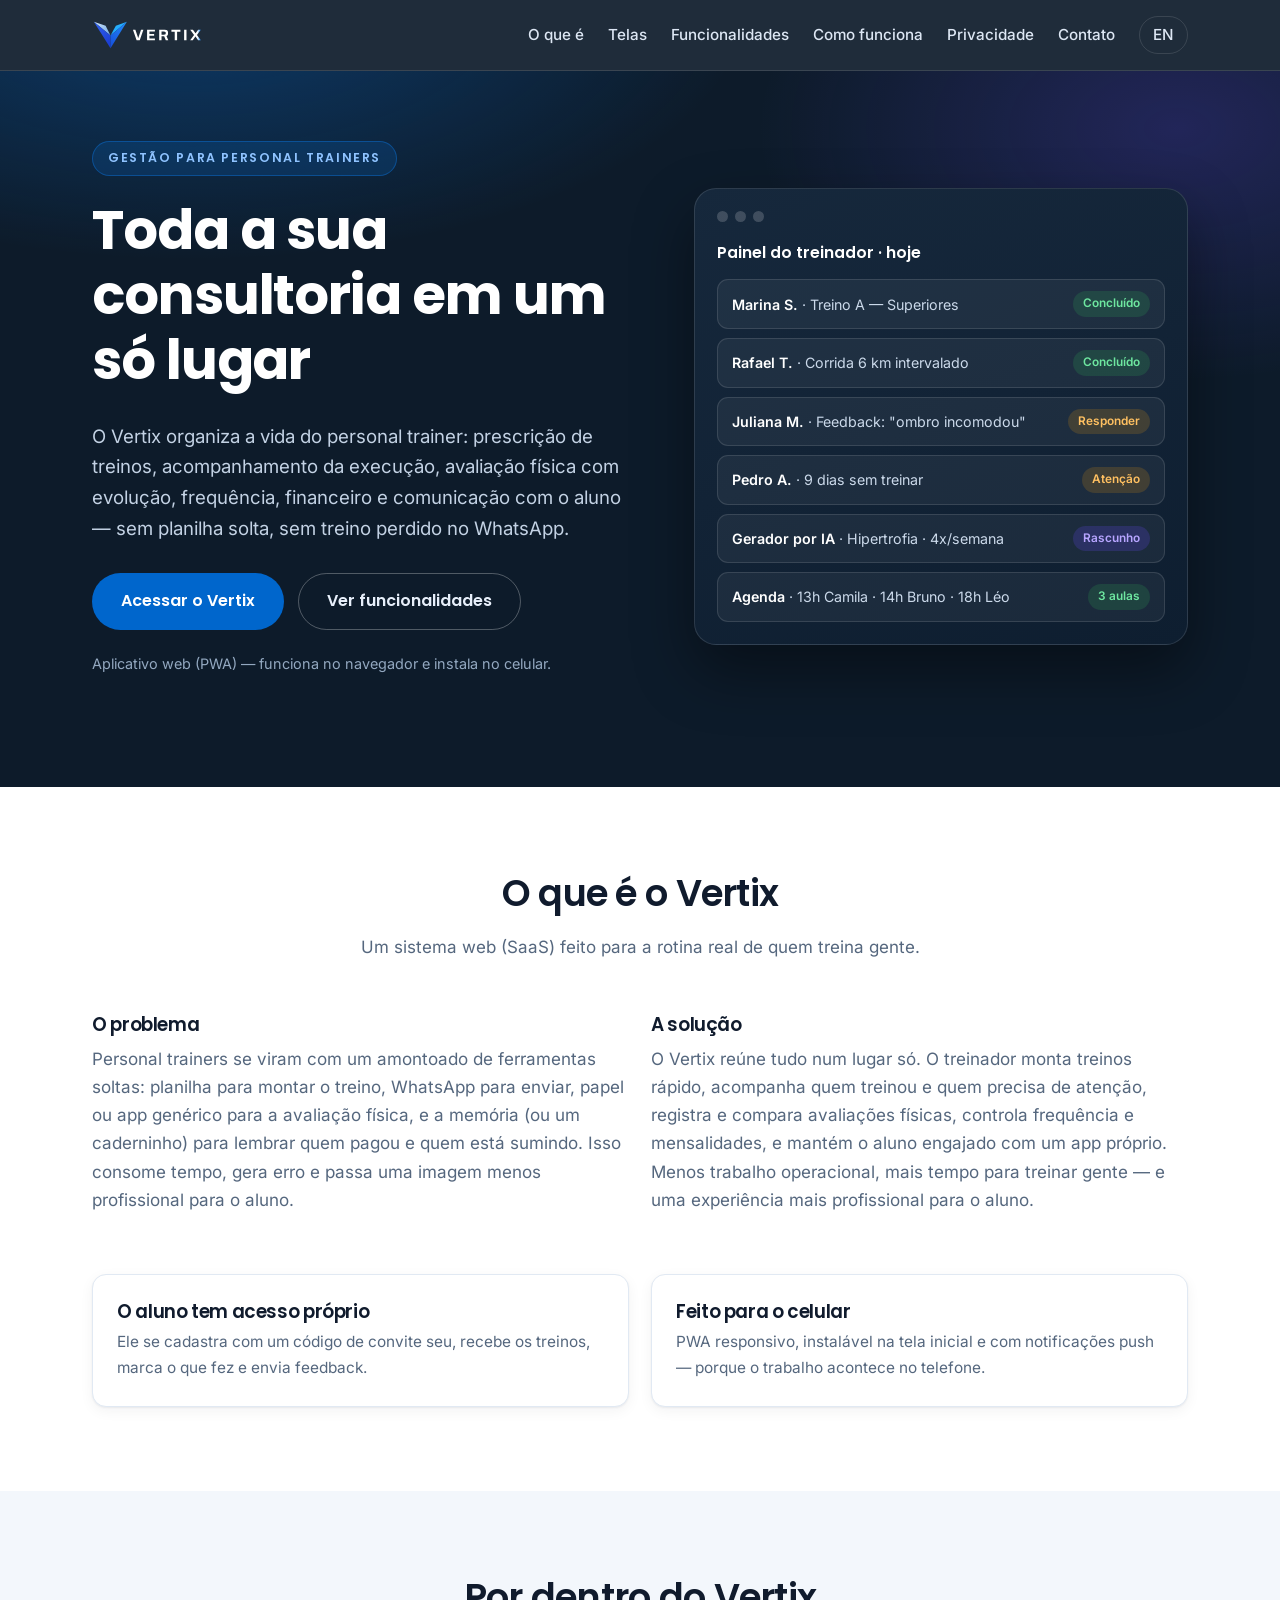
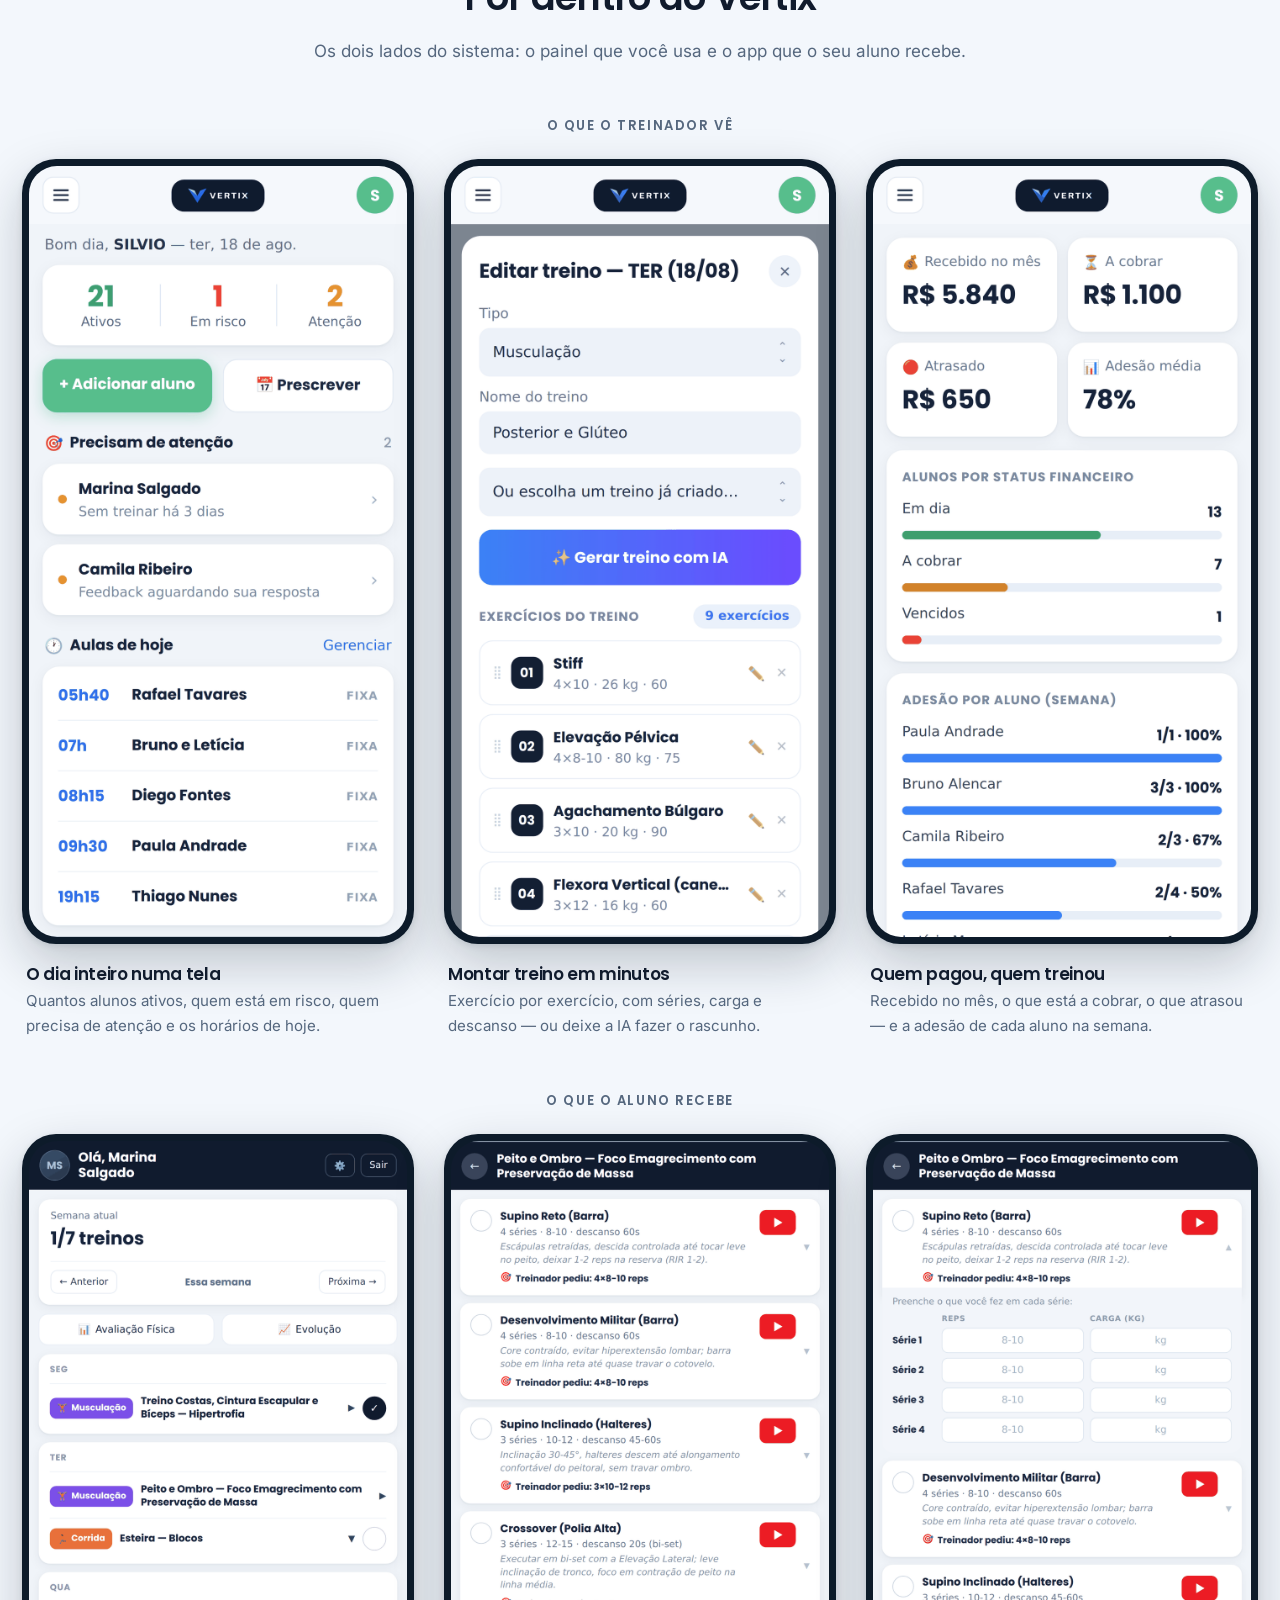
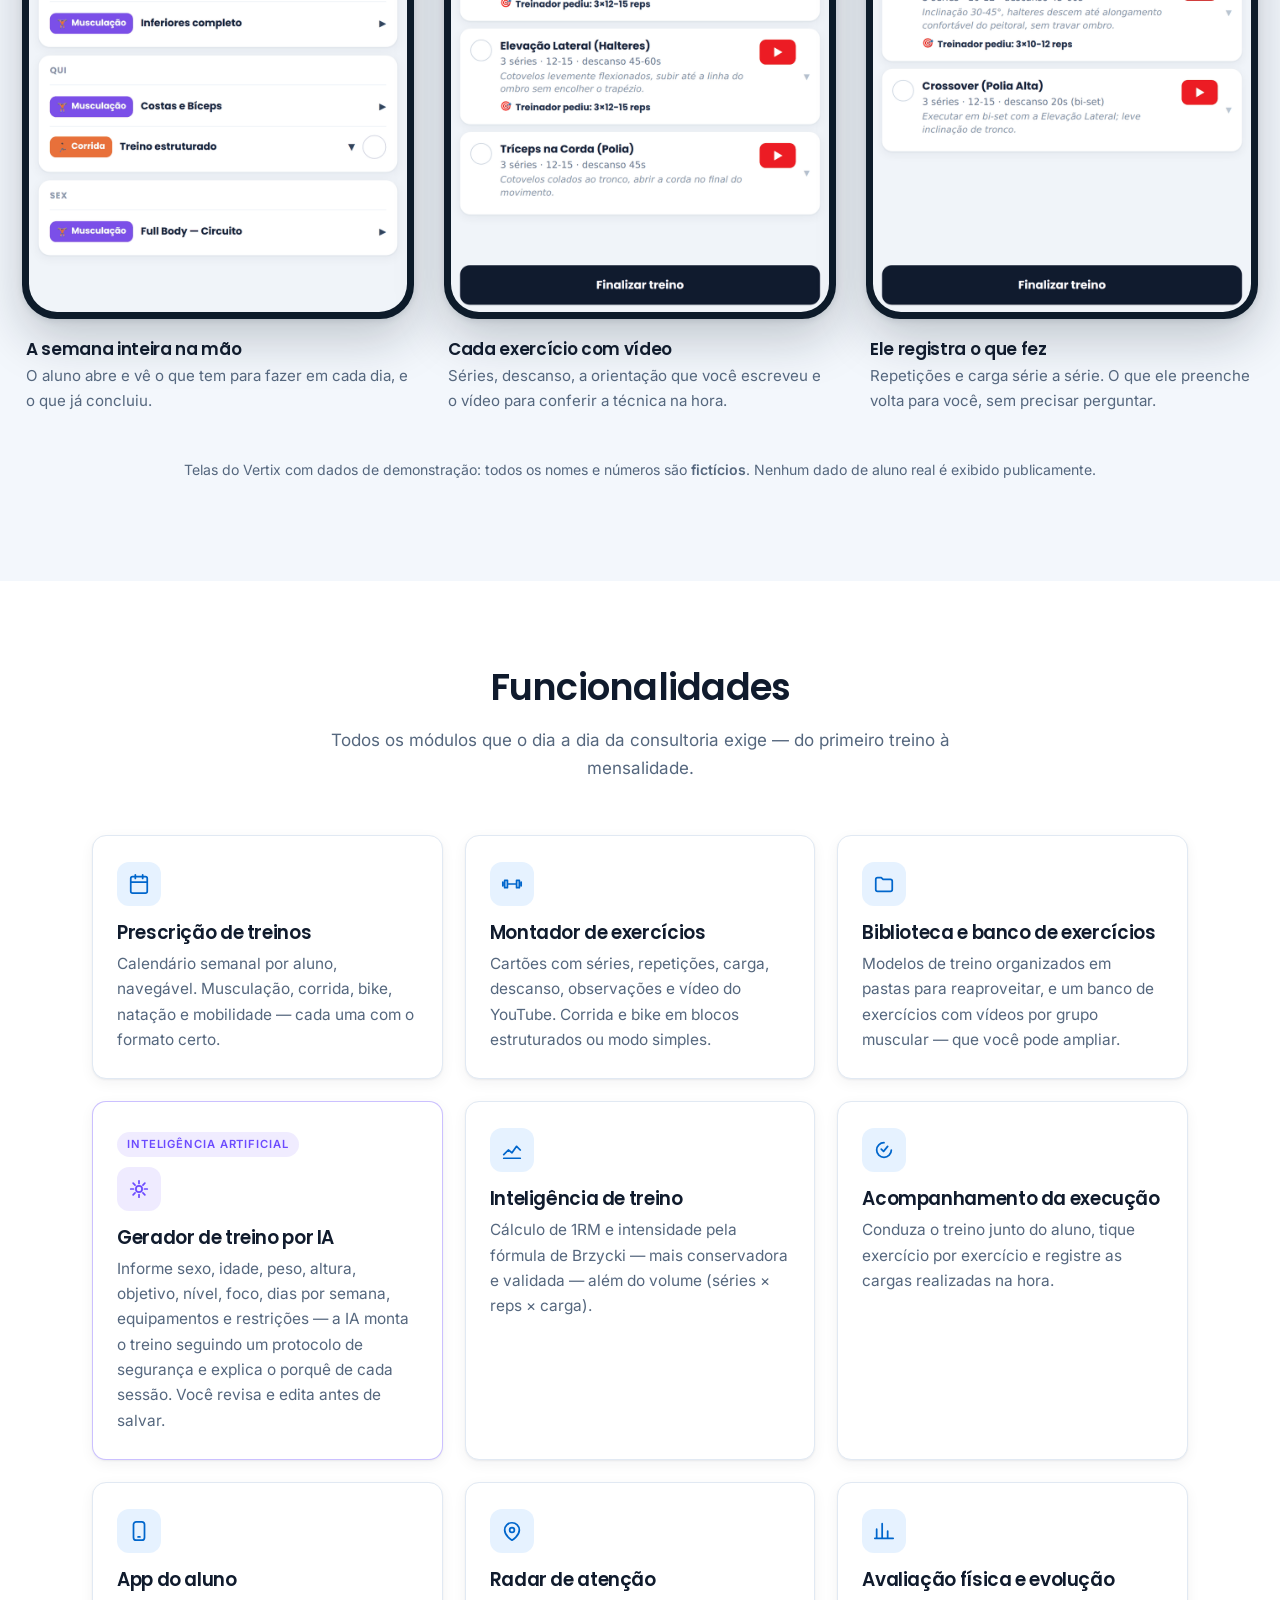
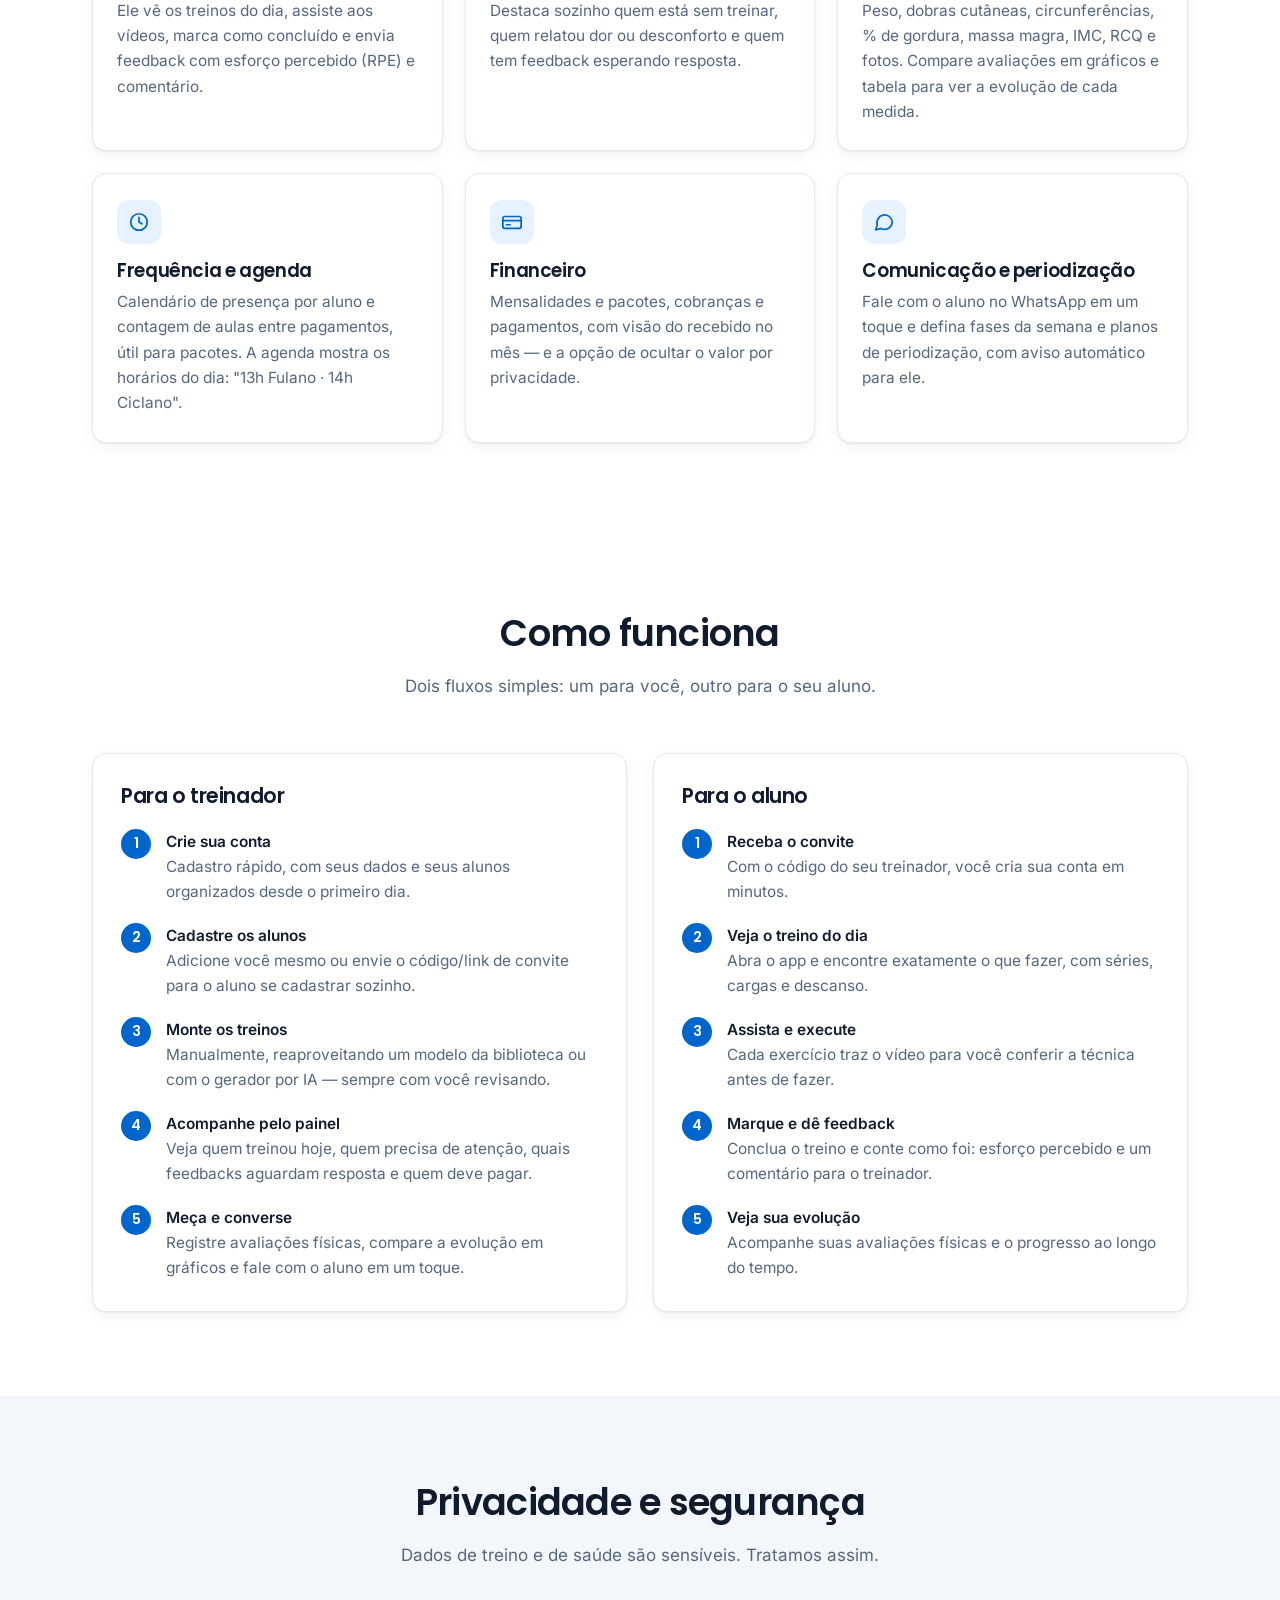
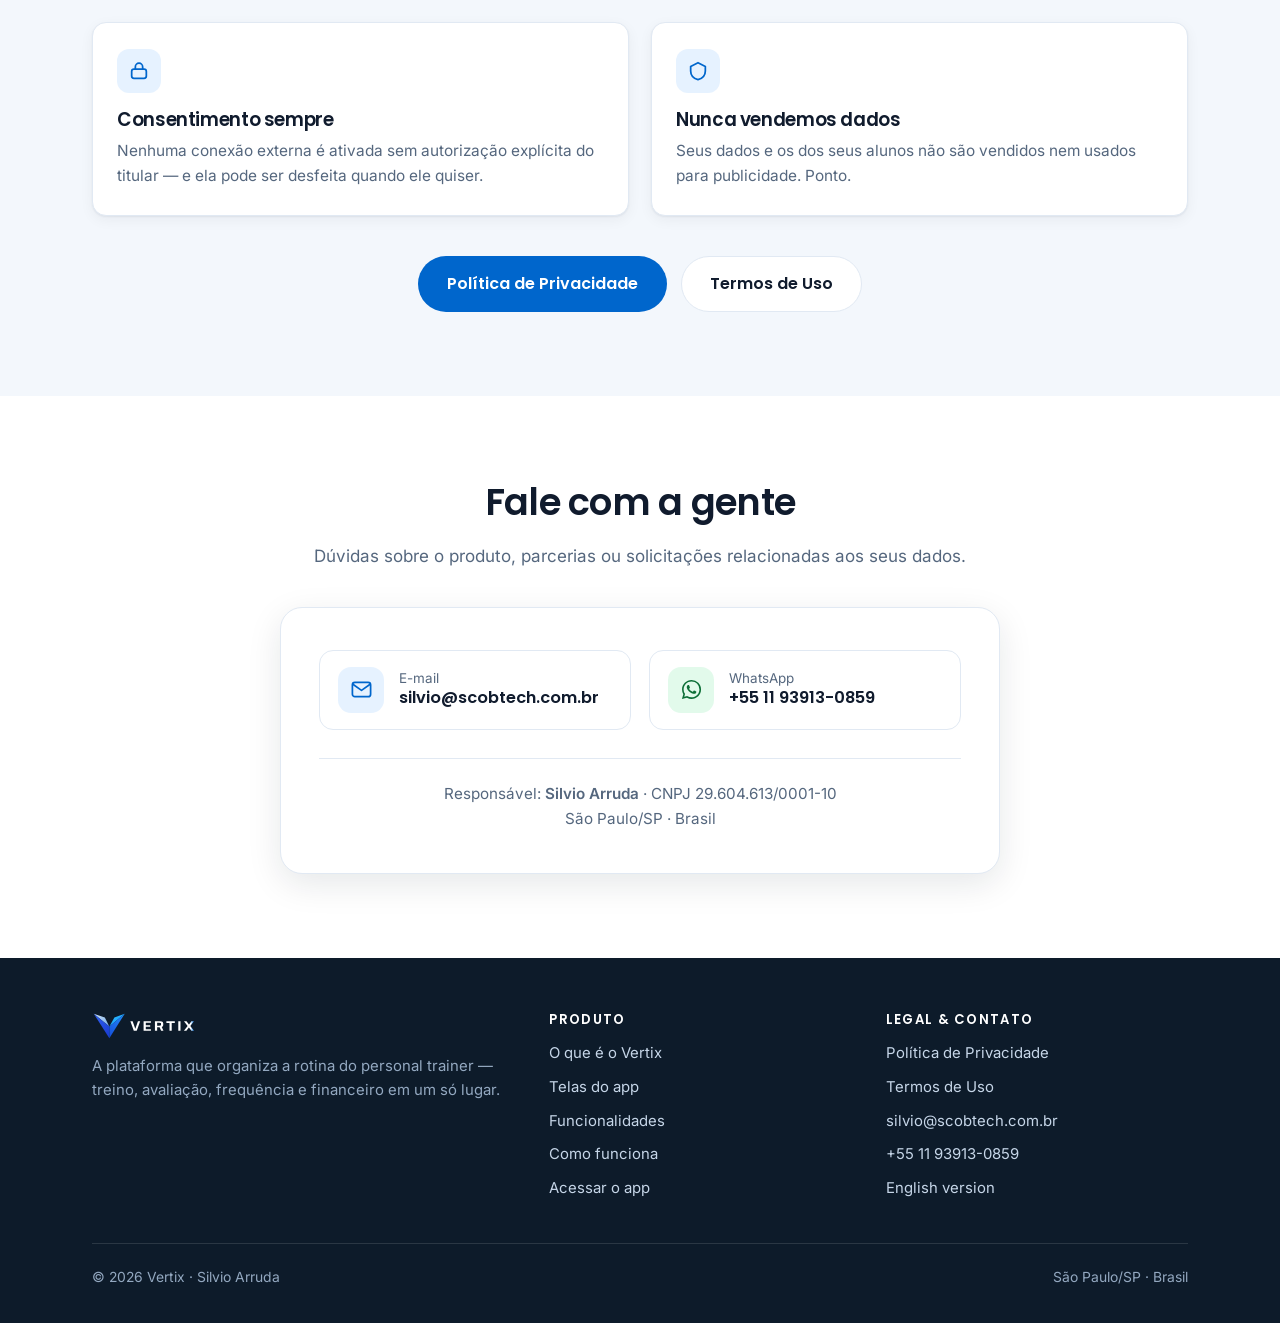
<file: index.html>
<!DOCTYPE html>
<html lang="pt-BR">
<head>
<meta charset="utf-8">
<meta name="viewport" content="width=device-width, initial-scale=1">
<title>Vertix — a plataforma completa para personal trainers</title>
<meta name="description" content="Vertix é o sistema web que organiza a rotina do personal trainer: prescrição de treinos, avaliação física, frequência, financeiro e app do aluno em um só lugar.">
<link rel="canonical" href="https://vertix.scobtech.com.br/">
<meta name="theme-color" content="#0D1B2A">

<meta property="og:type" content="website">
<meta property="og:site_name" content="Vertix">
<meta property="og:locale" content="pt_BR">
<meta property="og:title" content="Vertix — a plataforma completa para personal trainers">
<meta property="og:description" content="Treino, avaliação física, frequência e financeiro em um só lugar. Com app próprio para o aluno.">
<meta property="og:url" content="https://vertix.scobtech.com.br/">
<meta property="og:image" content="https://vertix.scobtech.com.br/assets/og-image.png">
<meta name="twitter:card" content="summary_large_image">
<link rel="alternate" hreflang="en" href="/en/">
<link rel="alternate" hreflang="pt-br" href="/">

<link rel="icon" href="assets/favicon.svg" type="image/svg+xml">
<link rel="apple-touch-icon" href="assets/apple-touch-icon.png">
<link rel="preload" href="assets/fonts/inter-latin-400-normal.woff2" as="font" type="font/woff2" crossorigin>
<link rel="preload" href="assets/fonts/poppins-latin-600-normal.woff2" as="font" type="font/woff2" crossorigin>
<link rel="stylesheet" href="assets/styles.css">
</head>
<body>
<a class="skip" href="#main">Pular para o conteúdo</a>

<header class="site-header">
  <div class="wrap">
    <nav class="nav" aria-label="Navegação principal">
      <a href="#top" aria-label="Vertix — início"><img src="assets/logo.svg" alt="Vertix" class="logo" width="111" height="30"></a>
      <button class="nav-toggle" type="button" aria-label="Abrir menu" aria-expanded="false">
        <svg viewBox="0 0 24 24" aria-hidden="true"><path d="M4 7h16M4 12h16M4 17h16"/></svg>
      </button>
      <div class="nav-links">
        <a href="#produto">O que é</a>
        <a href="#telas">Telas</a>
        <a href="#funcionalidades">Funcionalidades</a>
        <a href="#como-funciona">Como funciona</a>
        <a href="#privacidade">Privacidade</a>
        <a href="#contato">Contato</a>
        <a href="en/" class="nav-lang" hreflang="en">EN</a>
      </div>
    </nav>
  </div>
</header>

<main id="main">
<!-- ================= HERO ================= -->
<section class="hero" id="top" style="padding-top:70px">
  <div class="wrap hero-grid">
    <div>
      <span class="eyebrow">Gestão para personal trainers</span>
      <h1>Toda a sua consultoria em um só lugar</h1>
      <p class="lead">
        O Vertix organiza a vida do personal trainer: prescrição de treinos, acompanhamento da
        execução, avaliação física com evolução, frequência, financeiro e comunicação com o aluno —
        sem planilha solta, sem treino perdido no WhatsApp.
      </p>
      <div class="btn-row">
        <a class="btn btn-primary" href="https://vertix-production-e18f.up.railway.app/login.html" rel="noopener">Acessar o Vertix</a>
        <a class="btn btn-ghost" href="#funcionalidades">Ver funcionalidades</a>
      </div>
      <p class="muted" style="font-size:.9rem;margin-top:22px;color:#93A8C0">
        Aplicativo web (PWA) — funciona no navegador e instala no celular.
      </p>
    </div>

    <div class="mock" aria-hidden="true">
      <div class="mock-bar"><span></span><span></span><span></span></div>
      <div class="mock-title">Painel do treinador · hoje</div>
      <div class="mock-row"><span><strong>Marina S.</strong> · Treino A — Superiores</span><span class="tag tag-ok">Concluído</span></div>
      <div class="mock-row"><span><strong>Rafael T.</strong> · Corrida 6 km intervalado</span><span class="tag tag-ok">Concluído</span></div>
      <div class="mock-row"><span><strong>Juliana M.</strong> · Feedback: "ombro incomodou"</span><span class="tag tag-wait">Responder</span></div>
      <div class="mock-row"><span><strong>Pedro A.</strong> · 9 dias sem treinar</span><span class="tag tag-wait">Atenção</span></div>
      <div class="mock-row"><span><strong>Gerador por IA</strong> · Hipertrofia · 4x/semana</span><span class="tag tag-ai">Rascunho</span></div>
      <div class="mock-row" style="margin-bottom:0"><span><strong>Agenda</strong> · 13h Camila · 14h Bruno · 18h Léo</span><span class="tag tag-ok">3 aulas</span></div>
    </div>
  </div>
</section>

<!-- ================= O QUE É ================= -->
<section id="produto">
  <div class="wrap">
    <div class="sec-head">
      <h2>O que é o Vertix</h2>
      <p>Um sistema web (SaaS) feito para a rotina real de quem treina gente.</p>
    </div>
    <div class="grid grid-2" style="align-items:start">
      <div>
        <h3>O problema</h3>
        <p class="muted">
          Personal trainers se viram com um amontoado de ferramentas soltas: planilha para montar o treino,
          WhatsApp para enviar, papel ou app genérico para a avaliação física, e a memória (ou um caderninho)
          para lembrar quem pagou e quem está sumindo. Isso consome tempo, gera erro e passa uma imagem
          menos profissional para o aluno.
        </p>
      </div>
      <div>
        <h3>A solução</h3>
        <p class="muted">
          O Vertix reúne tudo num lugar só. O treinador monta treinos rápido, acompanha quem treinou e quem
          precisa de atenção, registra e compara avaliações físicas, controla frequência e mensalidades, e
          mantém o aluno engajado com um app próprio. Menos trabalho operacional, mais tempo para treinar
          gente — e uma experiência mais profissional para o aluno.
        </p>
      </div>
    </div>

    <div class="grid grid-2" style="margin-top:44px">
      <div class="card">
        <h3>O aluno tem acesso próprio</h3>
        <p>Ele se cadastra com um código de convite seu, recebe os treinos, marca o que fez e envia feedback.</p>
      </div>
      <div class="card">
        <h3>Feito para o celular</h3>
        <p>PWA responsivo, instalável na tela inicial e com notificações push — porque o trabalho acontece no telefone.</p>
      </div>
    </div>
  </div>
</section>

<!-- ================= TELAS ================= -->
<section class="sec-light sec-telas" id="telas">
  <div class="wrap">
    <div class="sec-head">
      <h2>Por dentro do Vertix</h2>
      <p>Os dois lados do sistema: o painel que você usa e o app que o seu aluno recebe.</p>
    </div>

    <h3 class="telas-grupo">O que o treinador vê</h3>
    <div class="telas">
      <div class="tela">
        <figure>
          <div class="phone"><img src="assets/tela-painel.png" alt="Painel do treinador no Vertix com alunos ativos, quem precisa de atenção e as aulas do dia" width="900" height="1834" loading="lazy"></div>
          <figcaption>
            <h3>O dia inteiro numa tela</h3>
            <p>Quantos alunos ativos, quem está em risco, quem precisa de atenção e os horários de hoje.</p>
          </figcaption>
        </figure>
      </div>
      <div class="tela">
        <figure>
          <div class="phone"><img src="assets/tela-treino.png" alt="Editor de treino do Vertix com lista de exercícios, séries, cargas e o botão de gerar treino com IA" width="900" height="1834" loading="lazy"></div>
          <figcaption>
            <h3>Montar treino em minutos</h3>
            <p>Exercício por exercício, com séries, carga e descanso — ou deixe a IA fazer o rascunho.</p>
          </figcaption>
        </figure>
      </div>
      <div class="tela">
        <figure>
          <div class="phone"><img src="assets/tela-financeiro.png" alt="Painel financeiro do Vertix com recebido no mês, valores a cobrar, atrasados e adesão por aluno" width="900" height="1834" loading="lazy"></div>
          <figcaption>
            <h3>Quem pagou, quem treinou</h3>
            <p>Recebido no mês, o que está a cobrar, o que atrasou — e a adesão de cada aluno na semana.</p>
          </figcaption>
        </figure>
      </div>
    </div>

    <h3 class="telas-grupo">O que o aluno recebe</h3>
    <div class="telas">
      <div class="tela">
        <figure>
          <div class="phone"><img src="assets/tela-aluno-semana.png" alt="App do aluno no Vertix mostrando a semana de treinos, com musculação e corrida por dia" width="900" height="1834" loading="lazy"></div>
          <figcaption>
            <h3>A semana inteira na mão</h3>
            <p>O aluno abre e vê o que tem para fazer em cada dia, e o que já concluiu.</p>
          </figcaption>
        </figure>
      </div>
      <div class="tela">
        <figure>
          <div class="phone"><img src="assets/tela-aluno-treino.png" alt="Treino do dia no app do aluno, com séries, orientações do treinador e vídeo de cada exercício" width="900" height="1834" loading="lazy"></div>
          <figcaption>
            <h3>Cada exercício com vídeo</h3>
            <p>Séries, descanso, a orientação que você escreveu e o vídeo para conferir a técnica na hora.</p>
          </figcaption>
        </figure>
      </div>
      <div class="tela">
        <figure>
          <div class="phone"><img src="assets/tela-aluno-series.png" alt="Aluno registrando repetições e carga de cada série no app do Vertix" width="900" height="1834" loading="lazy"></div>
          <figcaption>
            <h3>Ele registra o que fez</h3>
            <p>Repetições e carga série a série. O que ele preenche volta para você, sem precisar perguntar.</p>
          </figcaption>
        </figure>
      </div>
    </div>

    <p class="telas-nota">
      Telas do Vertix com dados de demonstração: todos os nomes e números são <strong>fictícios</strong>.
      Nenhum dado de aluno real é exibido publicamente.
    </p>
  </div>
</section>

<!-- ================= FUNCIONALIDADES ================= -->
<section id="funcionalidades">
  <div class="wrap">
    <div class="sec-head">
      <h2>Funcionalidades</h2>
      <p>Todos os módulos que o dia a dia da consultoria exige — do primeiro treino à mensalidade.</p>
    </div>

    <div class="grid grid-3">

      <article class="card">
        <div class="icon"><svg viewBox="0 0 24 24" aria-hidden="true"><path d="M8 2v4M16 2v4M3 10h18M5 4h14a2 2 0 0 1 2 2v14a2 2 0 0 1-2 2H5a2 2 0 0 1-2-2V6a2 2 0 0 1 2-2z"/></svg></div>
        <h3>Prescrição de treinos</h3>
        <p>Calendário semanal por aluno, navegável. Musculação, corrida, bike, natação e mobilidade — cada uma com o formato certo.</p>
      </article>

      <article class="card">
        <div class="icon"><svg viewBox="0 0 24 24" aria-hidden="true"><path d="M4 8h3v8H4zM17 8h3v8h-3zM7 12h10M2 10v4M22 10v4"/></svg></div>
        <h3>Montador de exercícios</h3>
        <p>Cartões com séries, repetições, carga, descanso, observações e vídeo do YouTube. Corrida e bike em blocos estruturados ou modo simples.</p>
      </article>

      <article class="card">
        <div class="icon"><svg viewBox="0 0 24 24" aria-hidden="true"><path d="M3 7a2 2 0 0 1 2-2h4l2 2h8a2 2 0 0 1 2 2v9a2 2 0 0 1-2 2H5a2 2 0 0 1-2-2z"/></svg></div>
        <h3>Biblioteca e banco de exercícios</h3>
        <p>Modelos de treino organizados em pastas para reaproveitar, e um banco de exercícios com vídeos por grupo muscular — que você pode ampliar.</p>
      </article>

      <article class="card card-ai">
        <span class="badge-ai">Inteligência artificial</span>
        <div class="icon icon-ai"><svg viewBox="0 0 24 24" aria-hidden="true"><path d="M12 3v3M12 18v3M3 12h3M18 12h3M5.6 5.6l2.1 2.1M16.3 16.3l2.1 2.1M18.4 5.6l-2.1 2.1M7.7 16.3l-2.1 2.1"/><circle cx="12" cy="12" r="3.4"/></svg></div>
        <h3>Gerador de treino por IA</h3>
        <p>Informe sexo, idade, peso, altura, objetivo, nível, foco, dias por semana, equipamentos e restrições — a IA monta o treino seguindo um protocolo de segurança e explica o porquê de cada sessão. Você revisa e edita antes de salvar.</p>
      </article>

      <article class="card">
        <div class="icon"><svg viewBox="0 0 24 24" aria-hidden="true"><path d="M3 17l5-5 4 3 5-7 4 4"/><path d="M3 21h18"/></svg></div>
        <h3>Inteligência de treino</h3>
        <p>Cálculo de 1RM e intensidade pela fórmula de Brzycki — mais conservadora e validada — além do volume (séries × reps × carga).</p>
      </article>

      <article class="card">
        <div class="icon"><svg viewBox="0 0 24 24" aria-hidden="true"><path d="M9 11l2.5 2.5L16 8"/><path d="M20 12a8 8 0 1 1-8-8"/></svg></div>
        <h3>Acompanhamento da execução</h3>
        <p>Conduza o treino junto do aluno, tique exercício por exercício e registre as cargas realizadas na hora.</p>
      </article>

      <article class="card">
        <div class="icon"><svg viewBox="0 0 24 24" aria-hidden="true"><rect x="6" y="2" width="12" height="20" rx="3"/><path d="M11 18.5h2"/></svg></div>
        <h3>App do aluno</h3>
        <p>Ele vê os treinos do dia, assiste aos vídeos, marca como concluído e envia feedback com esforço percebido (RPE) e comentário.</p>
      </article>

      <article class="card">
        <div class="icon"><svg viewBox="0 0 24 24" aria-hidden="true"><path d="M12 22s-8-4.6-8-11a8 8 0 1 1 16 0c0 6.4-8 11-8 11z"/><circle cx="12" cy="11" r="2.6"/></svg></div>
        <h3>Radar de atenção</h3>
        <p>Destaca sozinho quem está sem treinar, quem relatou dor ou desconforto e quem tem feedback esperando resposta.</p>
      </article>

      <article class="card">
        <div class="icon"><svg viewBox="0 0 24 24" aria-hidden="true"><path d="M4 20V10M10 20V4M16 20v-8M22 20h-20"/></svg></div>
        <h3>Avaliação física e evolução</h3>
        <p>Peso, dobras cutâneas, circunferências, % de gordura, massa magra, IMC, RCQ e fotos. Compare avaliações em gráficos e tabela para ver a evolução de cada medida.</p>
      </article>

      <article class="card">
        <div class="icon"><svg viewBox="0 0 24 24" aria-hidden="true"><circle cx="12" cy="12" r="9"/><path d="M12 7v5l3.2 2"/></svg></div>
        <h3>Frequência e agenda</h3>
        <p>Calendário de presença por aluno e contagem de aulas entre pagamentos, útil para pacotes. A agenda mostra os horários do dia: "13h Fulano · 14h Ciclano".</p>
      </article>

      <article class="card">
        <div class="icon"><svg viewBox="0 0 24 24" aria-hidden="true"><rect x="2" y="6" width="20" height="13" rx="2.5"/><path d="M2 10.5h20M6 15h4"/></svg></div>
        <h3>Financeiro</h3>
        <p>Mensalidades e pacotes, cobranças e pagamentos, com visão do recebido no mês — e a opção de ocultar o valor por privacidade.</p>
      </article>

      <article class="card">
        <div class="icon"><svg viewBox="0 0 24 24" aria-hidden="true"><path d="M21 11.5a8.4 8.4 0 0 1-12.3 7.5L3 20.5l1.6-5.5A8.4 8.4 0 1 1 21 11.5z"/></svg></div>
        <h3>Comunicação e periodização</h3>
        <p>Fale com o aluno no WhatsApp em um toque e defina fases da semana e planos de periodização, com aviso automático para ele.</p>
      </article>

    </div>
  </div>
</section>

<!-- ================= COMO FUNCIONA ================= -->
<section id="como-funciona">
  <div class="wrap">
    <div class="sec-head">
      <h2>Como funciona</h2>
      <p>Dois fluxos simples: um para você, outro para o seu aluno.</p>
    </div>

    <div class="flow">
      <div class="flow-col">
        <h3>Para o treinador</h3>
        <div class="step"><div class="step-n">1</div><p><strong>Crie sua conta</strong> Cadastro rápido, com seus dados e seus alunos organizados desde o primeiro dia.</p></div>
        <div class="step"><div class="step-n">2</div><p><strong>Cadastre os alunos</strong> Adicione você mesmo ou envie o código/link de convite para o aluno se cadastrar sozinho.</p></div>
        <div class="step"><div class="step-n">3</div><p><strong>Monte os treinos</strong> Manualmente, reaproveitando um modelo da biblioteca ou com o gerador por IA — sempre com você revisando.</p></div>
        <div class="step"><div class="step-n">4</div><p><strong>Acompanhe pelo painel</strong> Veja quem treinou hoje, quem precisa de atenção, quais feedbacks aguardam resposta e quem deve pagar.</p></div>
        <div class="step"><div class="step-n">5</div><p><strong>Meça e converse</strong> Registre avaliações físicas, compare a evolução em gráficos e fale com o aluno em um toque.</p></div>
      </div>

      <div class="flow-col">
        <h3>Para o aluno</h3>
        <div class="step"><div class="step-n">1</div><p><strong>Receba o convite</strong> Com o código do seu treinador, você cria sua conta em minutos.</p></div>
        <div class="step"><div class="step-n">2</div><p><strong>Veja o treino do dia</strong> Abra o app e encontre exatamente o que fazer, com séries, cargas e descanso.</p></div>
        <div class="step"><div class="step-n">3</div><p><strong>Assista e execute</strong> Cada exercício traz o vídeo para você conferir a técnica antes de fazer.</p></div>
        <div class="step"><div class="step-n">4</div><p><strong>Marque e dê feedback</strong> Conclua o treino e conte como foi: esforço percebido e um comentário para o treinador.</p></div>
        <div class="step"><div class="step-n">5</div><p><strong>Veja sua evolução</strong> Acompanhe suas avaliações físicas e o progresso ao longo do tempo.</p></div>
      </div>
    </div>
  </div>
</section>

<!-- ================= PRIVACIDADE ================= -->
<section class="sec-light" id="privacidade">
  <div class="wrap">
    <div class="sec-head">
      <h2>Privacidade e segurança</h2>
      <p>Dados de treino e de saúde são sensíveis. Tratamos assim.</p>
    </div>

    <div class="grid grid-2">
      <div class="card">
        <div class="icon"><svg viewBox="0 0 24 24" aria-hidden="true"><rect x="4" y="10" width="16" height="10" rx="2.5"/><path d="M8 10V7.5a4 4 0 0 1 8 0V10"/></svg></div>
        <h3>Consentimento sempre</h3>
        <p>Nenhuma conexão externa é ativada sem autorização explícita do titular — e ela pode ser desfeita quando ele quiser.</p>
      </div>
      <div class="card">
        <div class="icon"><svg viewBox="0 0 24 24" aria-hidden="true"><path d="M12 3l8 4v5c0 5-3.4 8.2-8 9.5C7.4 20.2 4 17 4 12V7z"/></svg></div>
        <h3>Nunca vendemos dados</h3>
        <p>Seus dados e os dos seus alunos não são vendidos nem usados para publicidade. Ponto.</p>
      </div>
    </div>

    <div class="center" style="margin-top:40px">
      <div class="btn-row" style="justify-content:center">
        <a class="btn btn-primary" href="privacidade.html">Política de Privacidade</a>
        <a class="btn" style="background:#fff;border-color:var(--border);color:var(--text)" href="termos.html">Termos de Uso</a>
      </div>
    </div>
  </div>
</section>

<!-- ================= CONTATO ================= -->
<section id="contato">
  <div class="wrap">
    <div class="sec-head" style="margin-bottom:36px">
      <h2>Fale com a gente</h2>
      <p>Dúvidas sobre o produto, parcerias ou solicitações relacionadas aos seus dados.</p>
    </div>
    <div class="contact-box">
      <div class="contact-grid">
        <a class="ctt" href="mailto:silvio@scobtech.com.br">
          <span class="ctt-ic ctt-mail" aria-hidden="true">
            <svg viewBox="0 0 24 24"><rect x="2.5" y="4.5" width="19" height="15" rx="2.6"/><path d="M3 6.5l9 6.4 9-6.4"/></svg>
          </span>
          <span class="ctt-txt">
            <span class="ctt-lbl">E-mail</span>
            <span class="ctt-val">silvio@scobtech.com.br</span>
          </span>
        </a>

        <a class="ctt" href="https://wa.me/5511939130859" rel="noopener">
          <span class="ctt-ic ctt-zap" aria-hidden="true">
            <svg viewBox="0 0 24 24" class="ic-solid"><path d="M12.04 2C6.58 2 2.13 6.45 2.13 11.91c0 1.75.46 3.45 1.32 4.95L2 22l5.25-1.38a9.9 9.9 0 0 0 4.79 1.22h.01c5.46 0 9.91-4.45 9.91-9.91 0-2.65-1.03-5.14-2.9-7.01A9.82 9.82 0 0 0 12.04 2zm0 18.15h-.01a8.2 8.2 0 0 1-4.19-1.15l-.3-.18-3.12.82.83-3.04-.2-.31a8.19 8.19 0 0 1-1.26-4.38c0-4.54 3.7-8.24 8.25-8.24 2.2 0 4.27.86 5.83 2.42a8.19 8.19 0 0 1 2.41 5.83c0 4.54-3.7 8.23-8.24 8.23zm4.52-6.17c-.25-.13-1.47-.72-1.69-.81-.23-.08-.39-.12-.56.13-.16.24-.64.8-.78.97-.15.16-.29.18-.53.06-.25-.13-1.05-.39-1.99-1.23-.74-.66-1.23-1.47-1.38-1.72-.14-.25-.01-.38.11-.5.11-.11.25-.29.37-.44.13-.15.17-.25.25-.42.08-.16.04-.31-.02-.43-.06-.13-.56-1.35-.77-1.84-.2-.49-.4-.42-.55-.43l-.47-.01c-.16 0-.43.06-.65.31-.22.25-.86.84-.86 2.04s.88 2.37 1 2.53c.12.16 1.73 2.64 4.19 3.7.59.25 1.04.4 1.4.52.59.19 1.12.16 1.54.1.47-.07 1.47-.6 1.67-1.18.21-.58.21-1.07.15-1.18-.06-.11-.22-.17-.47-.29z"/></svg>
          </span>
          <span class="ctt-txt">
            <span class="ctt-lbl">WhatsApp</span>
            <span class="ctt-val">+55 11 93913-0859</span>
          </span>
        </a>
      </div>
      <hr style="border:0;border-top:1px solid var(--border);margin:28px 0 22px">
      <p class="muted" style="margin:0;font-size:.95rem">
        Responsável: <strong>Silvio Arruda</strong> · CNPJ 29.604.613/0001-10<br>
        São Paulo/SP · Brasil
      </p>
    </div>
  </div>
</section>
</main>

<footer class="site-footer">
  <div class="wrap">
    <div class="footer-grid">
      <div>
        <img src="assets/logo.svg" alt="Vertix" class="logo" width="104" height="28">
        <p>A plataforma que organiza a rotina do personal trainer — treino, avaliação, frequência e financeiro em um só lugar.</p>
      </div>
      <div>
        <h4>Produto</h4>
        <ul class="footer-list">
          <li><a href="#produto">O que é o Vertix</a></li>
          <li><a href="#telas">Telas do app</a></li>
          <li><a href="#funcionalidades">Funcionalidades</a></li>
          <li><a href="#como-funciona">Como funciona</a></li>
          <li><a href="https://vertix-production-e18f.up.railway.app/login.html" rel="noopener">Acessar o app</a></li>
        </ul>
      </div>
      <div>
        <h4>Legal &amp; contato</h4>
        <ul class="footer-list">
          <li><a href="privacidade.html">Política de Privacidade</a></li>
          <li><a href="termos.html">Termos de Uso</a></li>
          <li><a href="mailto:silvio@scobtech.com.br">silvio@scobtech.com.br</a></li>
          <li><a href="https://wa.me/5511939130859" rel="noopener">+55 11 93913-0859</a></li>
          <li><a href="en/" hreflang="en">English version</a></li>
        </ul>
      </div>
    </div>
    <div class="footer-bottom">
      <span>© 2026 Vertix · Silvio Arruda</span>
      <span>São Paulo/SP · Brasil</span>
    </div>
  </div>
</footer>

<script src="assets/main.js" defer></script>
</body>
</html>
</file>
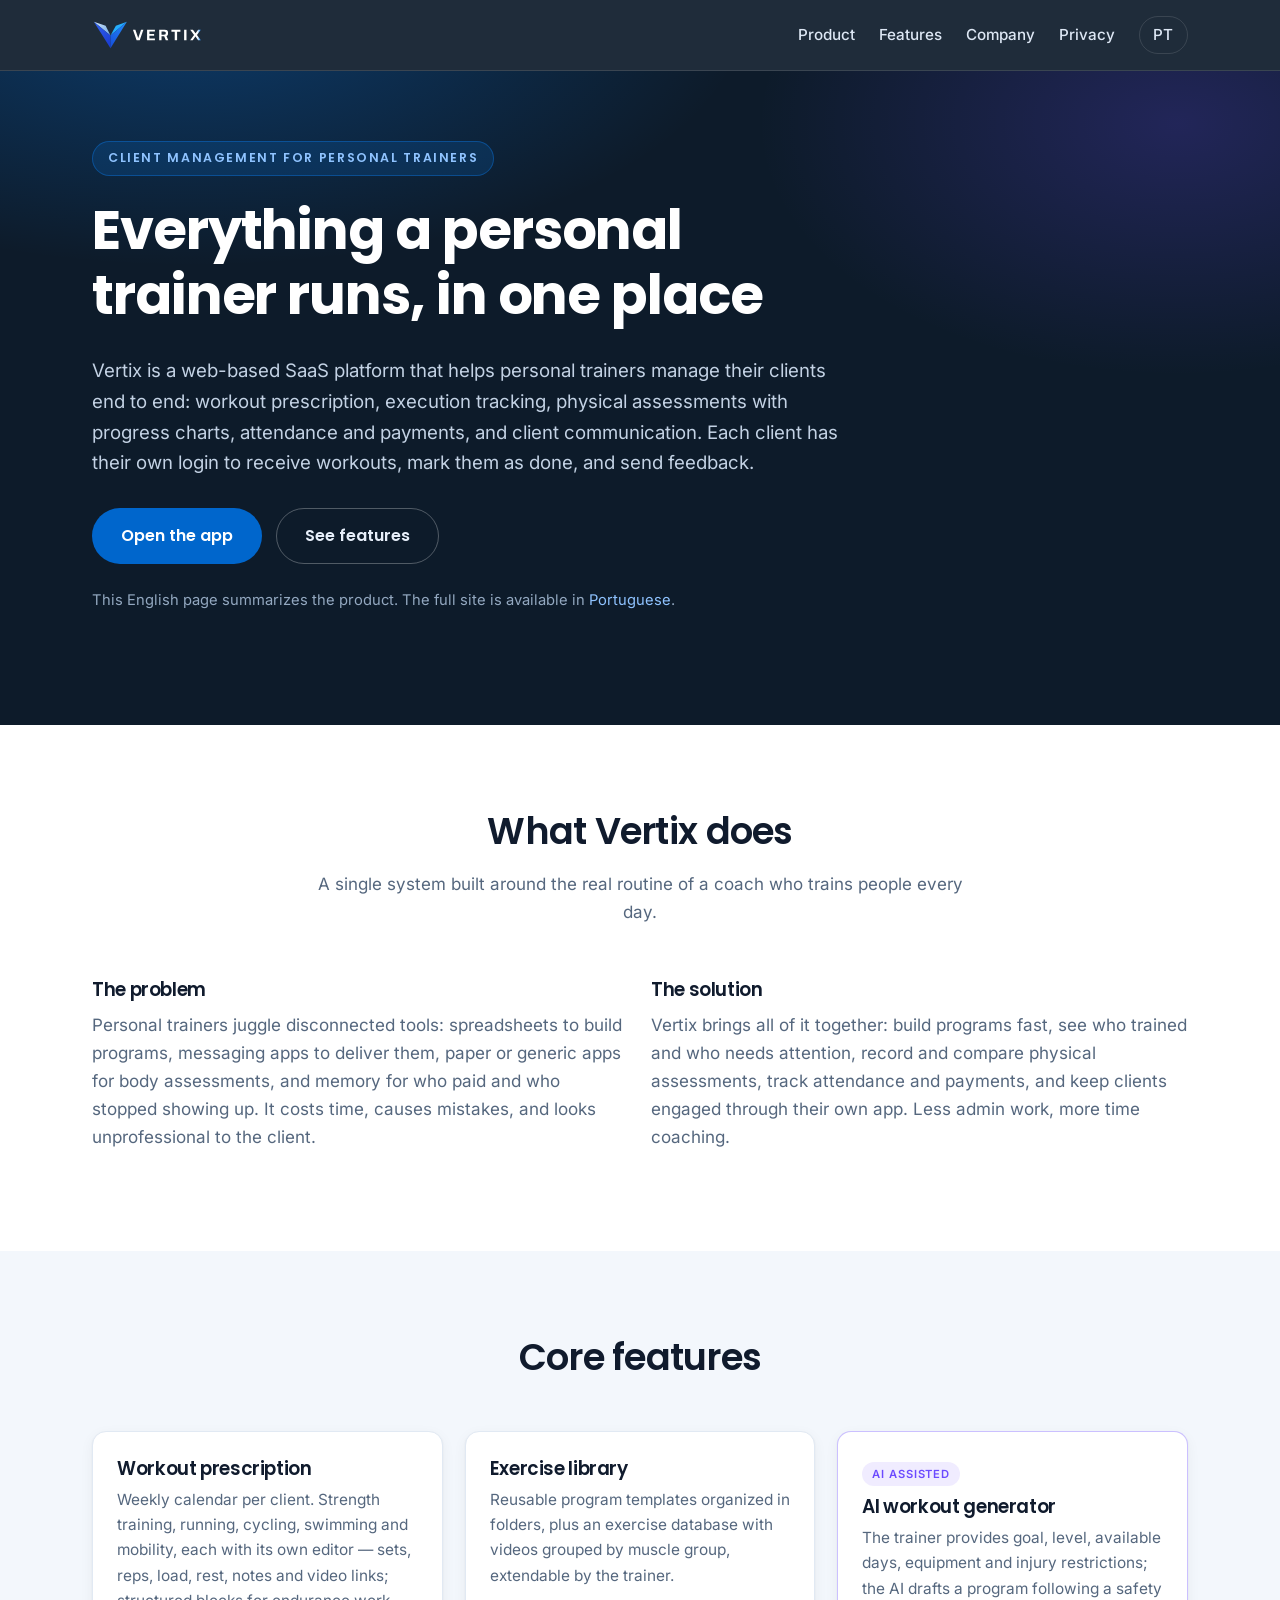
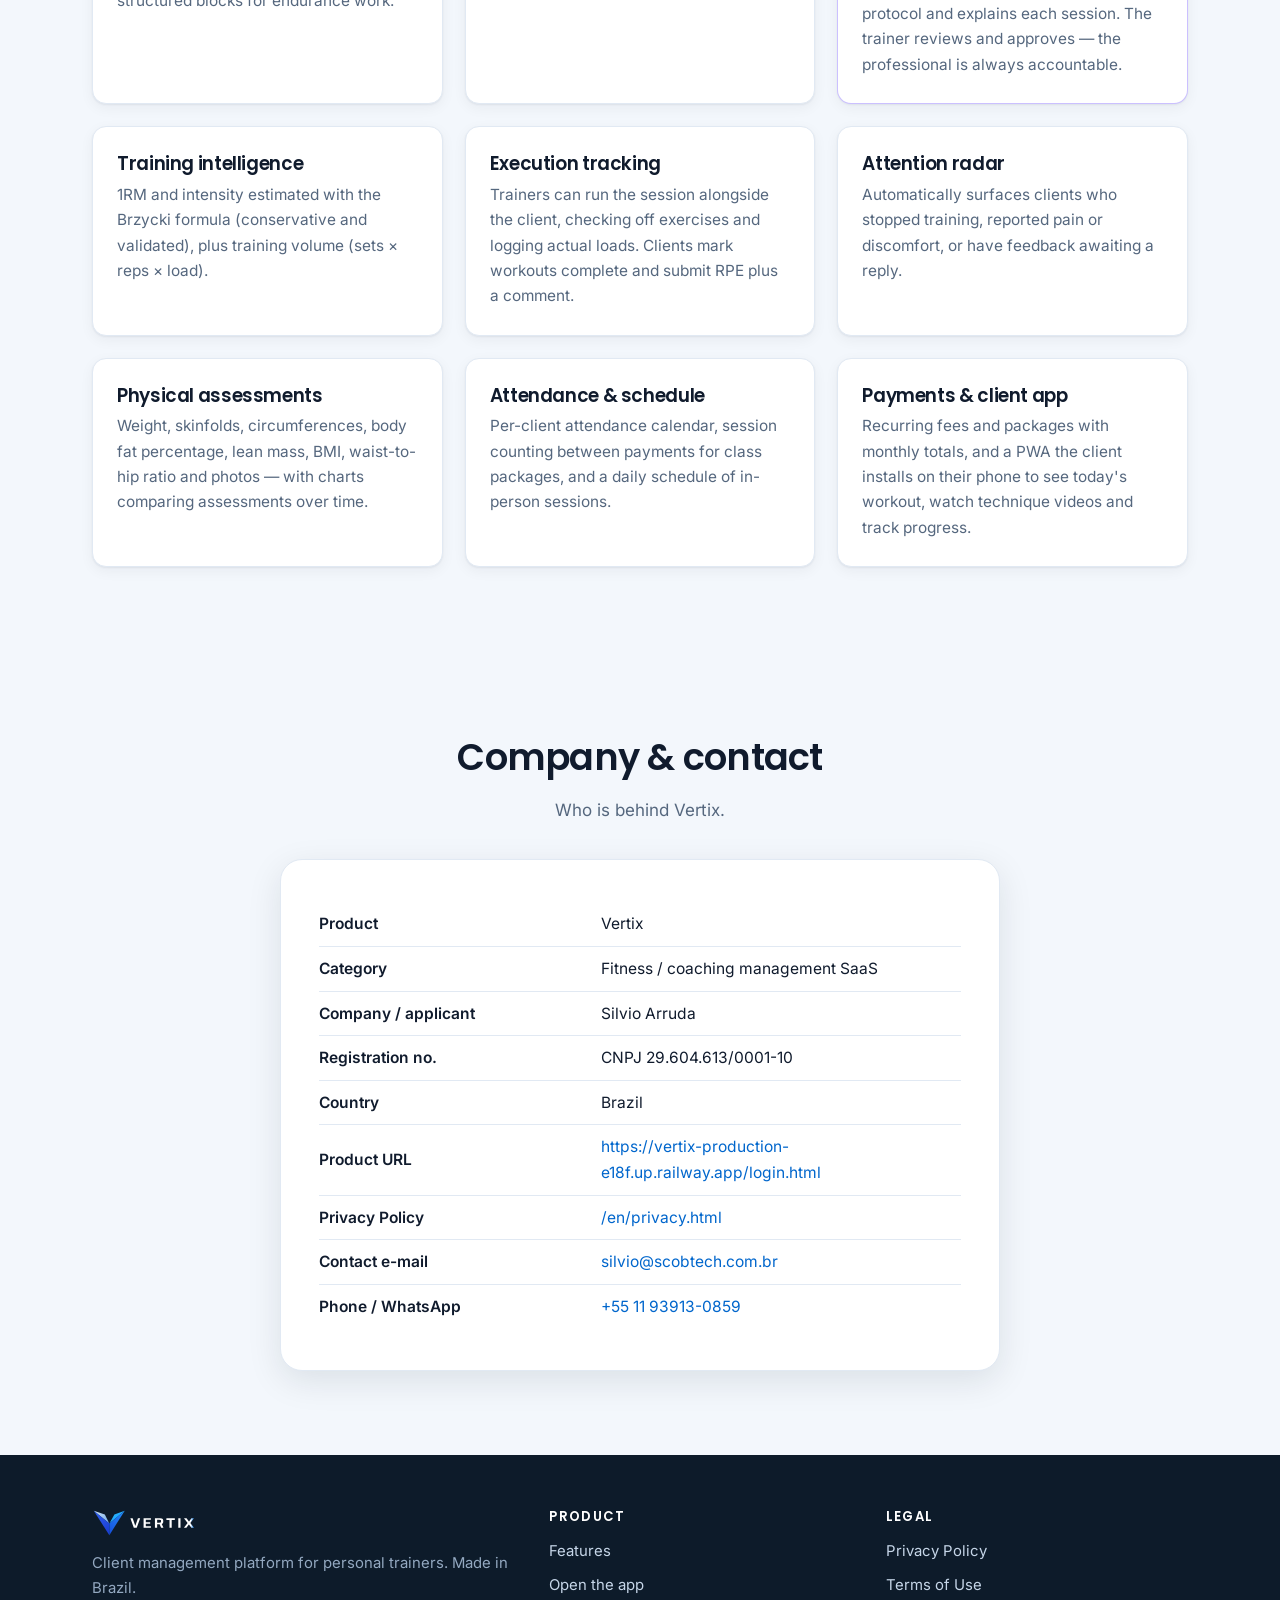
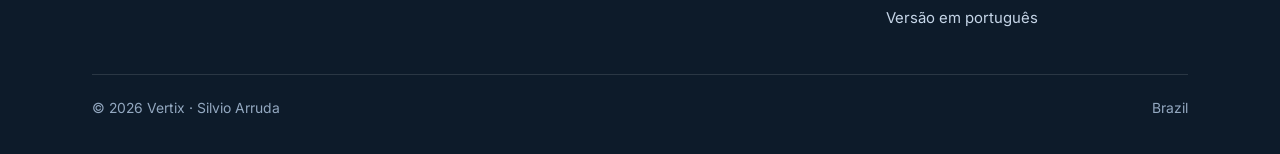
<file: en/index.html>
<!DOCTYPE html>
<html lang="en">
<head>
<meta charset="utf-8">
<meta name="viewport" content="width=device-width, initial-scale=1">
<title>Vertix — client management platform for personal trainers</title>
<meta name="description" content="Vertix is a SaaS platform for personal trainers: workout prescription, execution tracking, physical assessments, attendance and payments — with a client app.">
<link rel="canonical" href="https://vertix.scobtech.com.br/en/">
<meta name="theme-color" content="#0D1B2A">
<meta property="og:type" content="website">
<meta property="og:site_name" content="Vertix">
<meta property="og:locale" content="en_US">
<meta property="og:title" content="Vertix — client management platform for personal trainers">
<meta property="og:description" content="Workout prescription, assessments, attendance and payments in one place — with a dedicated client app.">
<meta property="og:url" content="https://vertix.scobtech.com.br/en/">
<meta property="og:image" content="https://vertix.scobtech.com.br/assets/og-image.png">
<meta name="twitter:card" content="summary_large_image">
<link rel="alternate" hreflang="pt-br" href="/">
<link rel="alternate" hreflang="en" href="/en/">
<link rel="icon" href="../assets/favicon.svg" type="image/svg+xml">
<link rel="apple-touch-icon" href="../assets/apple-touch-icon.png">
<link rel="preload" href="../assets/fonts/inter-latin-400-normal.woff2" as="font" type="font/woff2" crossorigin>
<link rel="preload" href="../assets/fonts/poppins-latin-600-normal.woff2" as="font" type="font/woff2" crossorigin>
<link rel="stylesheet" href="../assets/styles.css">
</head>
<body>
<a class="skip" href="#main">Skip to content</a>

<header class="site-header">
  <div class="wrap">
    <nav class="nav" aria-label="Main navigation">
      <a href="index.html" aria-label="Vertix — home"><img src="../assets/logo.svg" alt="Vertix" class="logo" width="111" height="30"></a>
      <button class="nav-toggle" type="button" aria-label="Open menu" aria-expanded="false">
        <svg viewBox="0 0 24 24" aria-hidden="true"><path d="M4 7h16M4 12h16M4 17h16"/></svg>
      </button>
      <div class="nav-links">
        <a href="#product">Product</a>
        <a href="#features">Features</a>
        <a href="#company">Company</a>
        <a href="privacy.html">Privacy</a>
        <a href="../" class="nav-lang" hreflang="pt-BR">PT</a>
      </div>
    </nav>
  </div>
</header>

<main id="main">

<section class="hero" style="padding-top:70px">
  <div class="wrap">
    <span class="eyebrow">Client management for personal trainers</span>
    <h1 style="max-width:20ch">Everything a personal trainer runs, in one place</h1>
    <p class="lead" style="max-width:64ch">
      Vertix is a web-based SaaS platform that helps personal trainers manage their clients end to end:
      workout prescription, execution tracking, physical assessments with progress charts, attendance and
      payments, and client communication. Each client has their own login to receive workouts, mark them
      as done, and send feedback.
    </p>
    <div class="btn-row">
      <a class="btn btn-primary" href="https://vertix-production-e18f.up.railway.app/login.html" rel="noopener">Open the app</a>
      <a class="btn btn-ghost" href="#features">See features</a>
    </div>
    <p class="muted" style="font-size:.92rem;margin-top:24px;color:#93A8C0">
      This English page summarizes the product. The full site is available in
      <a href="../" style="color:#8FC3FF">Portuguese</a>.
    </p>
  </div>
</section>

<section id="product">
  <div class="wrap">
    <div class="sec-head">
      <h2>What Vertix does</h2>
      <p>A single system built around the real routine of a coach who trains people every day.</p>
    </div>
    <div class="grid grid-2" style="align-items:start">
      <div>
        <h3>The problem</h3>
        <p class="muted">
          Personal trainers juggle disconnected tools: spreadsheets to build programs, messaging apps to
          deliver them, paper or generic apps for body assessments, and memory for who paid and who
          stopped showing up. It costs time, causes mistakes, and looks unprofessional to the client.
        </p>
      </div>
      <div>
        <h3>The solution</h3>
        <p class="muted">
          Vertix brings all of it together: build programs fast, see who trained and who needs attention,
          record and compare physical assessments, track attendance and payments, and keep clients engaged
          through their own app. Less admin work, more time coaching.
        </p>
      </div>
    </div>
  </div>
</section>

<section class="sec-light" id="features">
  <div class="wrap">
    <div class="sec-head"><h2>Core features</h2></div>
    <div class="grid grid-3">
      <div class="card">
        <h3>Workout prescription</h3>
        <p>Weekly calendar per client. Strength training, running, cycling, swimming and mobility, each with its own editor — sets, reps, load, rest, notes and video links; structured blocks for endurance work.</p>
      </div>
      <div class="card">
        <h3>Exercise library</h3>
        <p>Reusable program templates organized in folders, plus an exercise database with videos grouped by muscle group, extendable by the trainer.</p>
      </div>
      <div class="card card-ai">
        <span class="badge-ai">AI assisted</span>
        <h3>AI workout generator</h3>
        <p>The trainer provides goal, level, available days, equipment and injury restrictions; the AI drafts a program following a safety protocol and explains each session. The trainer reviews and approves — the professional is always accountable.</p>
      </div>
      <div class="card">
        <h3>Training intelligence</h3>
        <p>1RM and intensity estimated with the Brzycki formula (conservative and validated), plus training volume (sets × reps × load).</p>
      </div>
      <div class="card">
        <h3>Execution tracking</h3>
        <p>Trainers can run the session alongside the client, checking off exercises and logging actual loads. Clients mark workouts complete and submit RPE plus a comment.</p>
      </div>
      <div class="card">
        <h3>Attention radar</h3>
        <p>Automatically surfaces clients who stopped training, reported pain or discomfort, or have feedback awaiting a reply.</p>
      </div>
      <div class="card">
        <h3>Physical assessments</h3>
        <p>Weight, skinfolds, circumferences, body fat percentage, lean mass, BMI, waist-to-hip ratio and photos — with charts comparing assessments over time.</p>
      </div>
      <div class="card">
        <h3>Attendance &amp; schedule</h3>
        <p>Per-client attendance calendar, session counting between payments for class packages, and a daily schedule of in-person sessions.</p>
      </div>
      <div class="card">
        <h3>Payments &amp; client app</h3>
        <p>Recurring fees and packages with monthly totals, and a PWA the client installs on their phone to see today's workout, watch technique videos and track progress.</p>
      </div>
    </div>
  </div>
</section>

<section class="sec-light" id="company">
  <div class="wrap">
    <div class="sec-head" style="margin-bottom:34px">
      <h2>Company &amp; contact</h2>
      <p>Who is behind Vertix.</p>
    </div>
    <div class="contact-box" style="text-align:left">
      <table style="width:100%;border-collapse:collapse;font-size:.97rem">
        <tbody>
          <tr><td style="padding:9px 0;border-bottom:1px solid var(--border);width:44%"><strong>Product</strong></td><td style="padding:9px 0;border-bottom:1px solid var(--border)">Vertix</td></tr>
          <tr><td style="padding:9px 0;border-bottom:1px solid var(--border)"><strong>Category</strong></td><td style="padding:9px 0;border-bottom:1px solid var(--border)">Fitness / coaching management SaaS</td></tr>
          <tr><td style="padding:9px 0;border-bottom:1px solid var(--border)"><strong>Company / applicant</strong></td><td style="padding:9px 0;border-bottom:1px solid var(--border)">Silvio Arruda</td></tr>
          <tr><td style="padding:9px 0;border-bottom:1px solid var(--border)"><strong>Registration no.</strong></td><td style="padding:9px 0;border-bottom:1px solid var(--border)">CNPJ 29.604.613/0001-10</td></tr>
          <tr><td style="padding:9px 0;border-bottom:1px solid var(--border)"><strong>Country</strong></td><td style="padding:9px 0;border-bottom:1px solid var(--border)">Brazil</td></tr>
          <tr><td style="padding:9px 0;border-bottom:1px solid var(--border)"><strong>Product URL</strong></td><td style="padding:9px 0;border-bottom:1px solid var(--border)"><a href="https://vertix-production-e18f.up.railway.app/login.html" rel="noopener">https://vertix-production-e18f.up.railway.app/login.html</a></td></tr>
          <tr><td style="padding:9px 0;border-bottom:1px solid var(--border)"><strong>Privacy Policy</strong></td><td style="padding:9px 0;border-bottom:1px solid var(--border)"><a href="privacy.html">/en/privacy.html</a></td></tr>
          <tr><td style="padding:9px 0;border-bottom:1px solid var(--border)"><strong>Contact e-mail</strong></td><td style="padding:9px 0;border-bottom:1px solid var(--border)"><a href="mailto:silvio@scobtech.com.br">silvio@scobtech.com.br</a></td></tr>
          <tr><td style="padding:9px 0"><strong>Phone / WhatsApp</strong></td><td style="padding:9px 0"><a href="https://wa.me/5511939130859" rel="noopener">+55 11 93913-0859</a></td></tr>
        </tbody>
      </table>
    </div>
  </div>
</section>
</main>

<footer class="site-footer">
  <div class="wrap">
    <div class="footer-grid">
      <div>
        <img src="../assets/logo.svg" alt="Vertix" class="logo" width="104" height="28">
        <p>Client management platform for personal trainers. Made in Brazil.</p>
      </div>
      <div>
        <h4>Product</h4>
        <ul class="footer-list">
          <li><a href="#features">Features</a></li>
          <li><a href="https://vertix-production-e18f.up.railway.app/login.html" rel="noopener">Open the app</a></li>
        </ul>
      </div>
      <div>
        <h4>Legal</h4>
        <ul class="footer-list">
          <li><a href="privacy.html">Privacy Policy</a></li>
          <li><a href="terms.html">Terms of Use</a></li>
          <li><a href="../" hreflang="pt-BR">Versão em português</a></li>
        </ul>
      </div>
    </div>
    <div class="footer-bottom">
      <span>© 2026 Vertix · Silvio Arruda</span>
      <span>Brazil</span>
    </div>
  </div>
</footer>

<script src="../assets/main.js" defer></script>
</body>
</html>
</file>
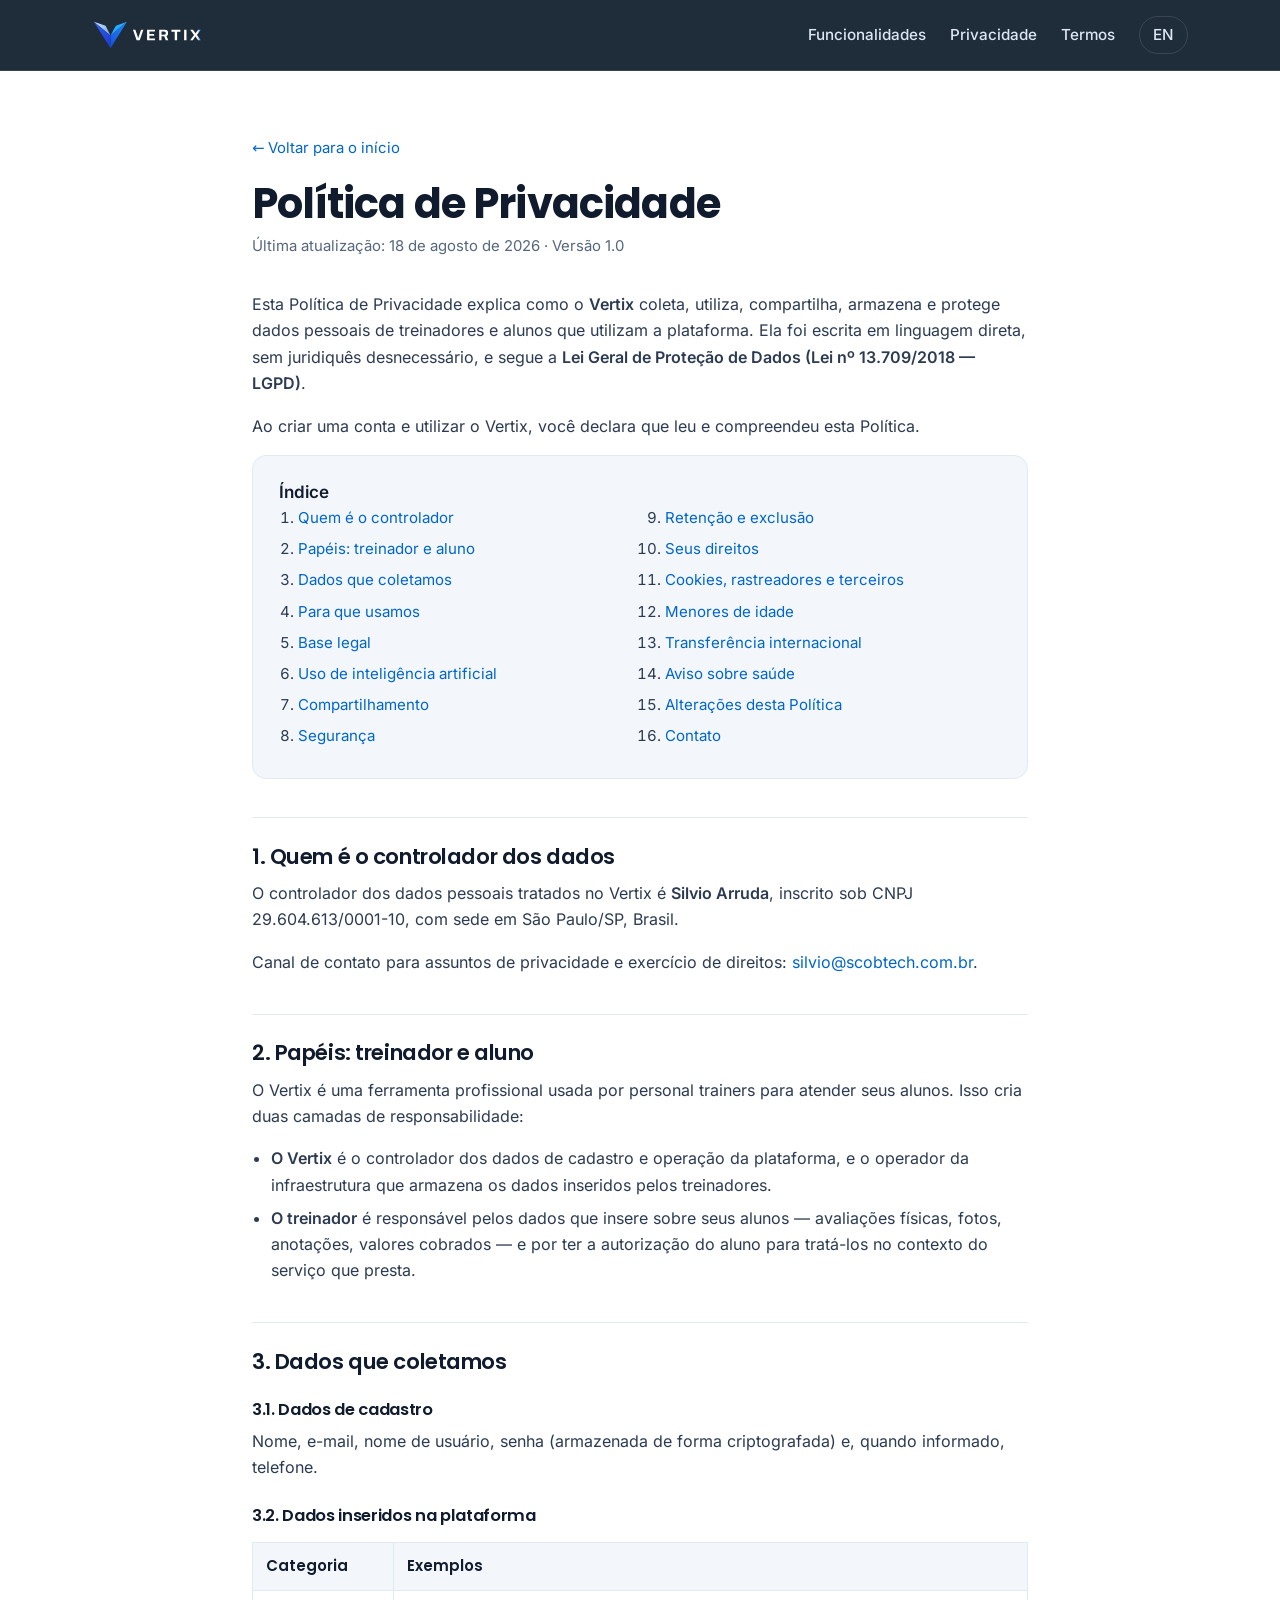
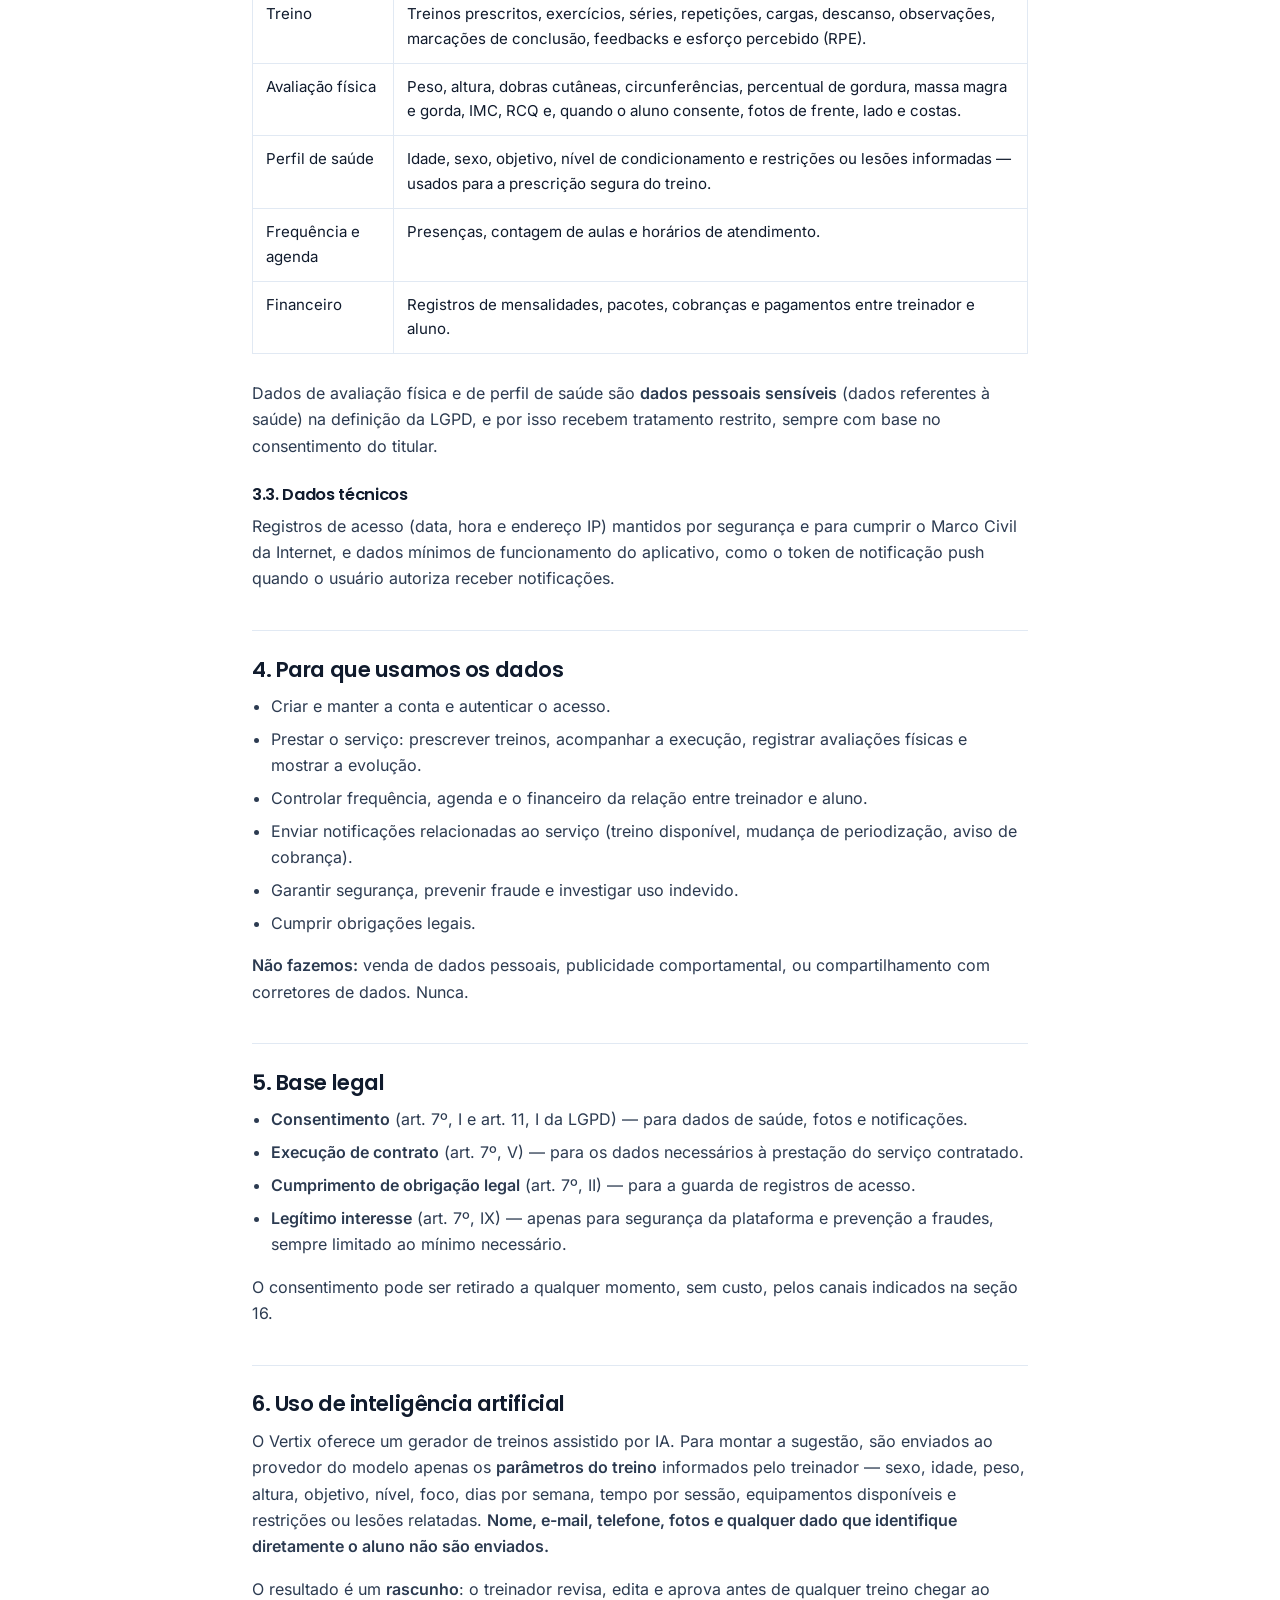
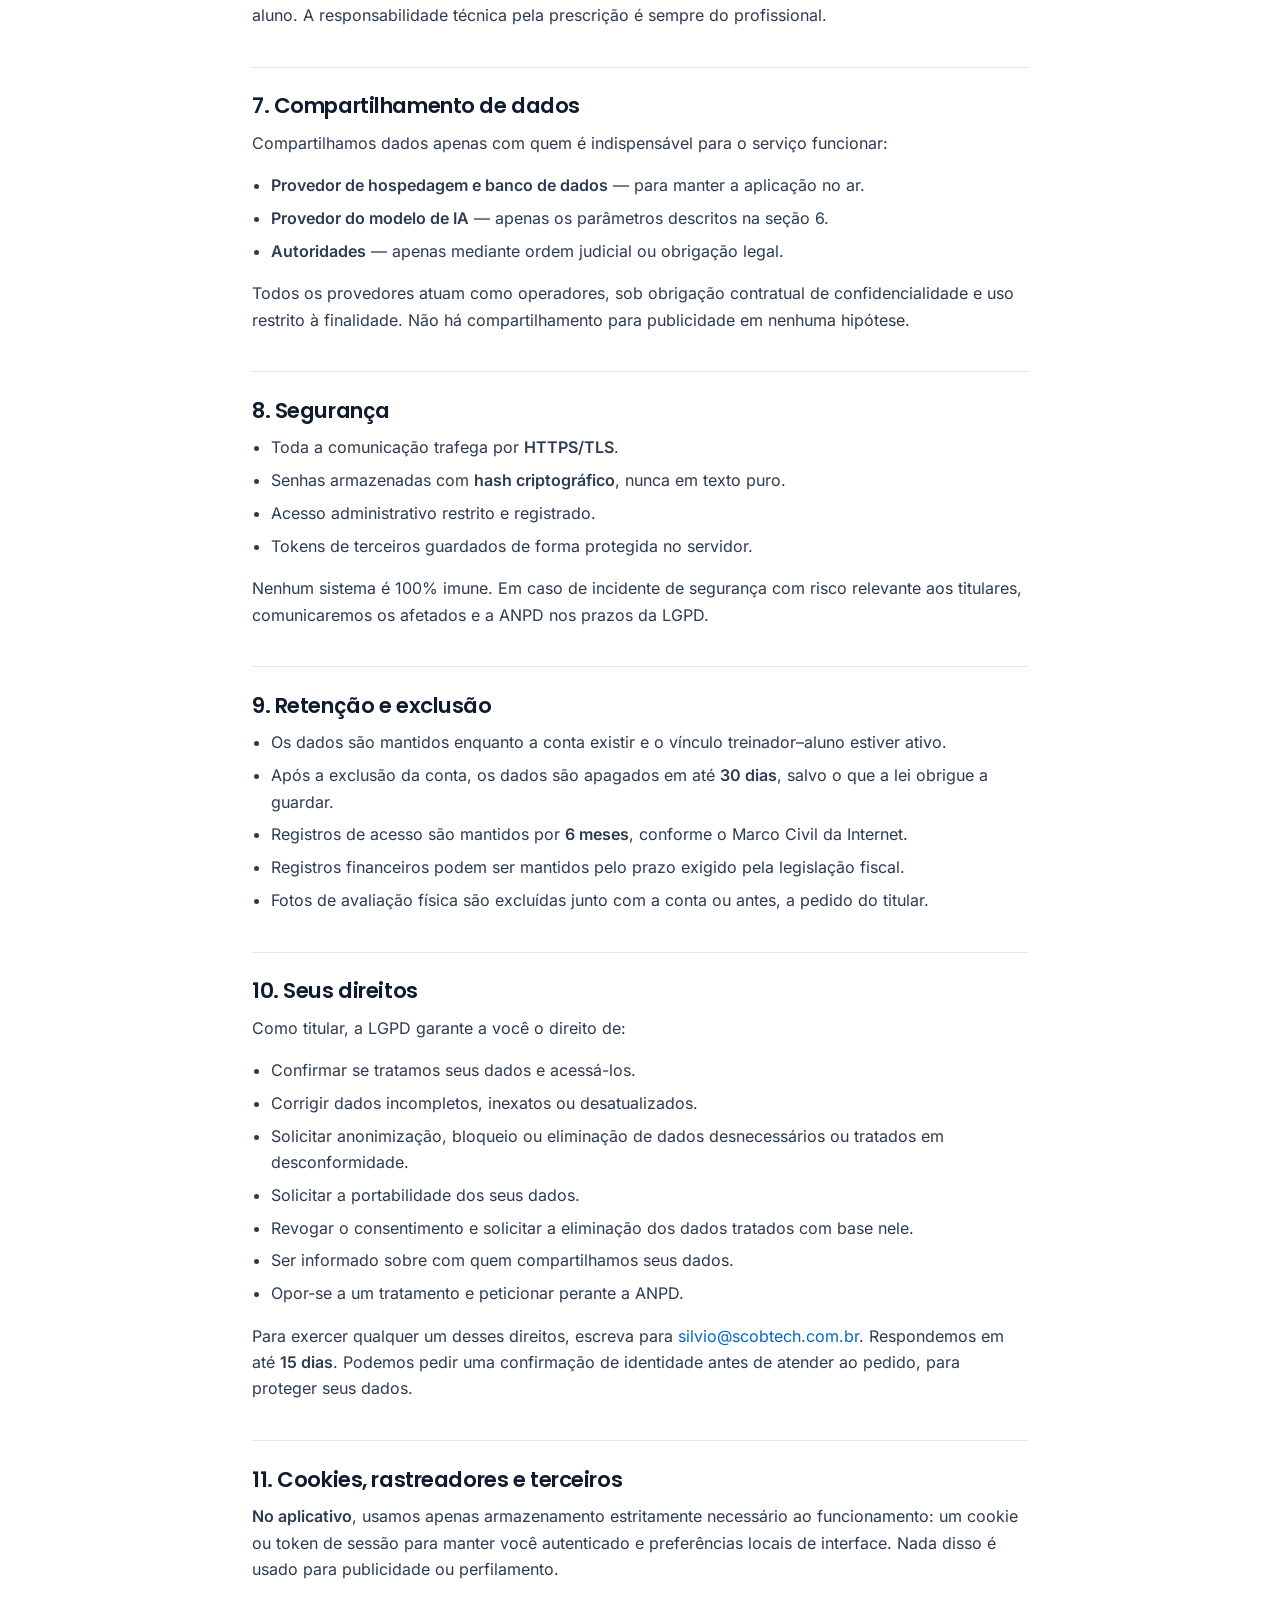
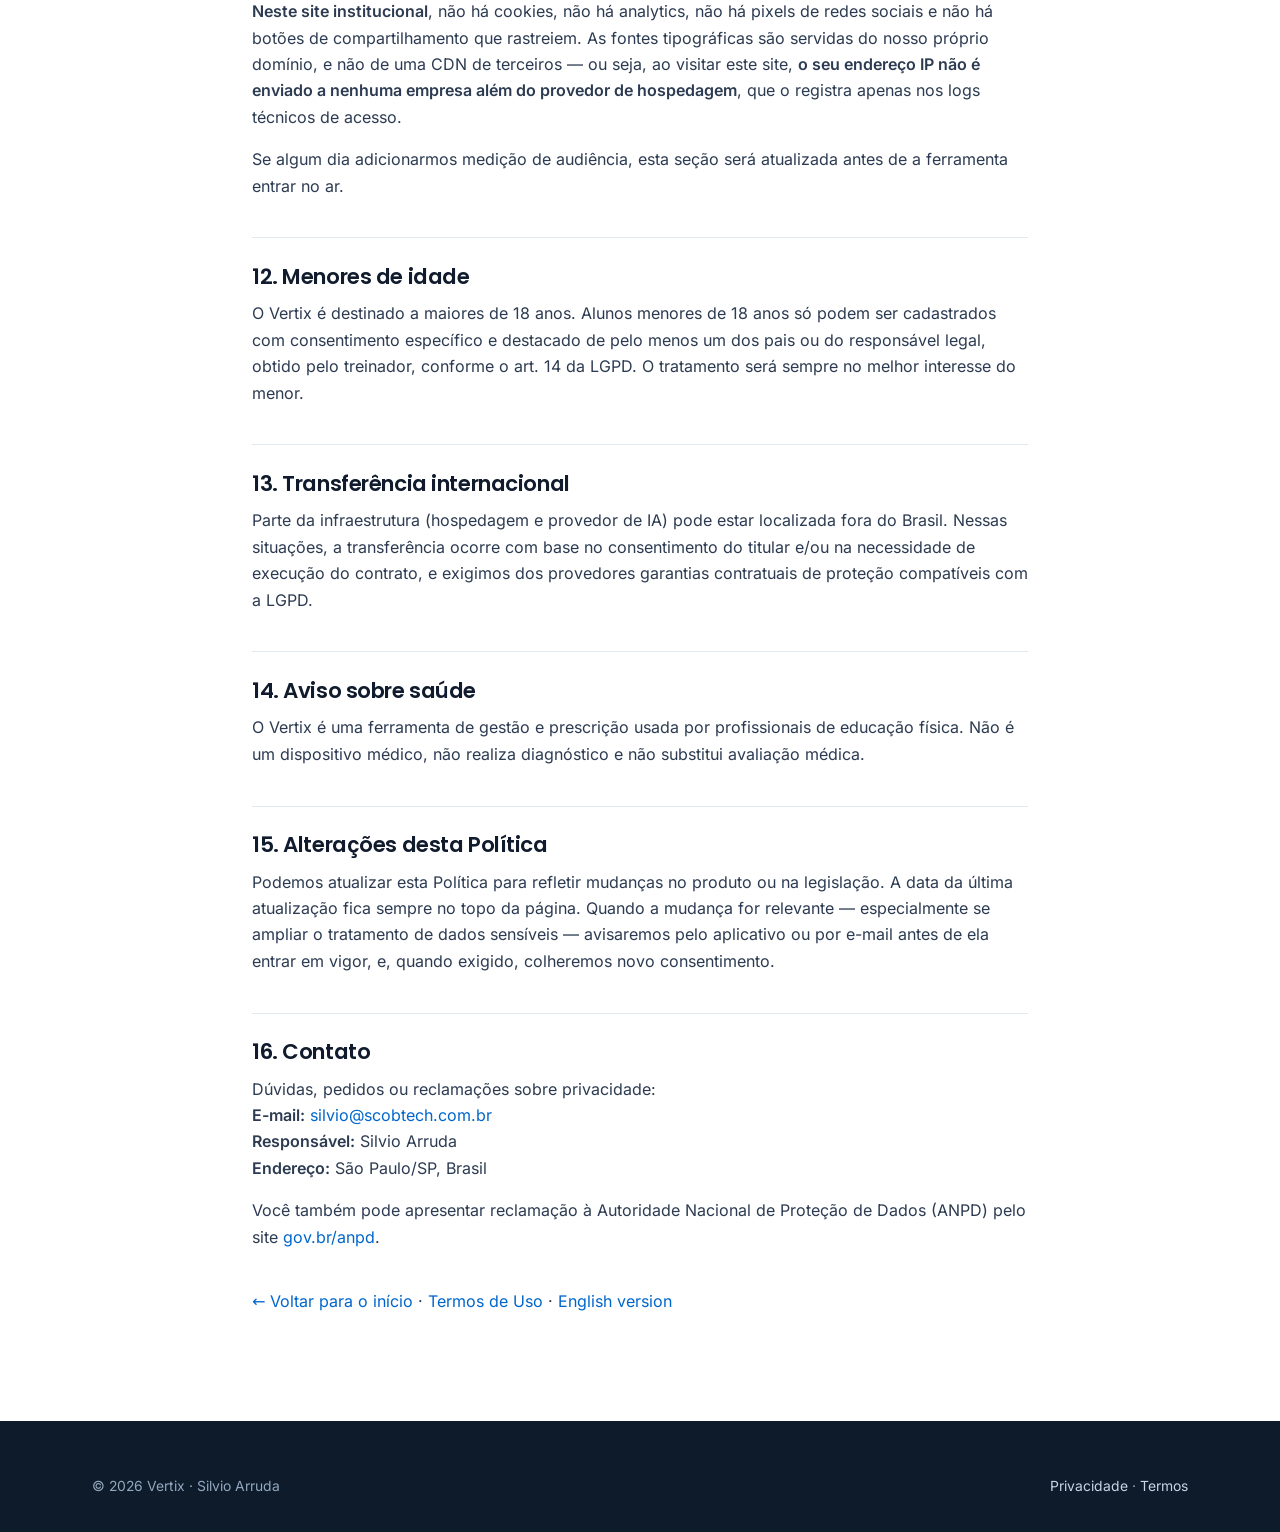
<file: privacidade.html>
<!DOCTYPE html>
<html lang="pt-BR">
<head>
<meta charset="utf-8">
<meta name="viewport" content="width=device-width, initial-scale=1">
<title>Política de Privacidade — Vertix</title>
<meta name="description" content="Política de Privacidade do Vertix: quais dados coletamos, para que usamos, com quem compartilhamos e quais são os seus direitos sob a LGPD.">
<link rel="canonical" href="https://vertix.scobtech.com.br/privacidade.html">
<meta name="theme-color" content="#0D1B2A">
<meta property="og:title" content="Política de Privacidade — Vertix">
<meta property="og:description" content="Como o Vertix coleta, usa e protege os dados de treinadores e alunos.">
<meta property="og:type" content="article">
<link rel="alternate" hreflang="en" href="/en/privacy.html">
<link rel="icon" href="assets/favicon.svg" type="image/svg+xml">
<link rel="apple-touch-icon" href="assets/apple-touch-icon.png">
<link rel="preload" href="assets/fonts/inter-latin-400-normal.woff2" as="font" type="font/woff2" crossorigin>
<link rel="preload" href="assets/fonts/poppins-latin-600-normal.woff2" as="font" type="font/woff2" crossorigin>
<link rel="stylesheet" href="assets/styles.css">
</head>
<body>
<a class="skip" href="#main">Pular para o conteúdo</a>

<header class="site-header">
  <div class="wrap">
    <nav class="nav" aria-label="Navegação principal">
      <a href="index.html" aria-label="Vertix — início"><img src="assets/logo.svg" alt="Vertix" class="logo" width="111" height="30"></a>
      <button class="nav-toggle" type="button" aria-label="Abrir menu" aria-expanded="false">
        <svg viewBox="0 0 24 24" aria-hidden="true"><path d="M4 7h16M4 12h16M4 17h16"/></svg>
      </button>
      <div class="nav-links">
        <a href="index.html#funcionalidades">Funcionalidades</a>
        <a href="privacidade.html">Privacidade</a>
        <a href="termos.html">Termos</a>
        <a href="en/privacy.html" class="nav-lang" hreflang="en">EN</a>
      </div>
    </nav>
  </div>
</header>

<main id="main" class="legal">
<div class="wrap">
  <a class="back-link" href="index.html">← Voltar para o início</a>

  <h1>Política de Privacidade</h1>
  <p class="updated">Última atualização: 18 de agosto de 2026 · Versão 1.0</p>

  <p>
    Esta Política de Privacidade explica como o <strong>Vertix</strong> coleta, utiliza, compartilha,
    armazena e protege dados pessoais de treinadores e alunos que utilizam a plataforma. Ela foi escrita
    em linguagem direta, sem juridiquês desnecessário, e segue a
    <strong>Lei Geral de Proteção de Dados (Lei nº 13.709/2018 — LGPD)</strong>.
  </p>
  <p>
    Ao criar uma conta e utilizar o Vertix, você declara que leu e compreendeu esta Política.
  </p>

  <nav class="toc" aria-label="Índice">
    <strong>Índice</strong>
    <ol>
      <li><a href="#controlador">Quem é o controlador</a></li>
      <li><a href="#papeis">Papéis: treinador e aluno</a></li>
      <li><a href="#dados">Dados que coletamos</a></li>
      <li><a href="#finalidades">Para que usamos</a></li>
      <li><a href="#base-legal">Base legal</a></li>
      <li><a href="#ia">Uso de inteligência artificial</a></li>
      <li><a href="#compartilhamento">Compartilhamento</a></li>
      <li><a href="#seguranca">Segurança</a></li>
      <li><a href="#retencao">Retenção e exclusão</a></li>
      <li><a href="#direitos">Seus direitos</a></li>
      <li><a href="#cookies">Cookies, rastreadores e terceiros</a></li>
      <li><a href="#menores">Menores de idade</a></li>
      <li><a href="#internacional">Transferência internacional</a></li>
      <li><a href="#saude">Aviso sobre saúde</a></li>
      <li><a href="#alteracoes">Alterações desta Política</a></li>
      <li><a href="#contato">Contato</a></li>
    </ol>
  </nav>

  <h2 id="controlador">1. Quem é o controlador dos dados</h2>
  <p>
    O controlador dos dados pessoais tratados no Vertix é
    <strong>Silvio Arruda</strong>,
    inscrito sob CNPJ 29.604.613/0001-10, com sede em
    São Paulo/SP, Brasil.
  </p>
  <p>
    Canal de contato para assuntos de privacidade e exercício de direitos:
    <a href="mailto:silvio@scobtech.com.br">silvio@scobtech.com.br</a>.
  </p>

  <h2 id="papeis">2. Papéis: treinador e aluno</h2>
  <p>
    O Vertix é uma ferramenta profissional usada por personal trainers para atender seus alunos.
    Isso cria duas camadas de responsabilidade:
  </p>
  <ul>
    <li>
      <strong>O Vertix</strong> é o controlador dos dados de cadastro e operação da plataforma, e o
      operador da infraestrutura que armazena os dados inseridos pelos treinadores.
    </li>
    <li>
      <strong>O treinador</strong> é responsável pelos dados que insere sobre seus alunos — avaliações
      físicas, fotos, anotações, valores cobrados — e por ter a autorização do aluno para tratá-los no
      contexto do serviço que presta.
    </li>
  </ul>

  <h2 id="dados">3. Dados que coletamos</h2>

  <h3>3.1. Dados de cadastro</h3>
  <p>Nome, e-mail, nome de usuário, senha (armazenada de forma criptografada) e, quando informado, telefone.</p>

  <h3>3.2. Dados inseridos na plataforma</h3>
  <table>
    <thead>
      <tr><th>Categoria</th><th>Exemplos</th></tr>
    </thead>
    <tbody>
      <tr>
        <td>Treino</td>
        <td>Treinos prescritos, exercícios, séries, repetições, cargas, descanso, observações, marcações de conclusão, feedbacks e esforço percebido (RPE).</td>
      </tr>
      <tr>
        <td>Avaliação física</td>
        <td>Peso, altura, dobras cutâneas, circunferências, percentual de gordura, massa magra e gorda, IMC, RCQ e, quando o aluno consente, fotos de frente, lado e costas.</td>
      </tr>
      <tr>
        <td>Perfil de saúde</td>
        <td>Idade, sexo, objetivo, nível de condicionamento e restrições ou lesões informadas — usados para a prescrição segura do treino.</td>
      </tr>
      <tr>
        <td>Frequência e agenda</td>
        <td>Presenças, contagem de aulas e horários de atendimento.</td>
      </tr>
      <tr>
        <td>Financeiro</td>
        <td>Registros de mensalidades, pacotes, cobranças e pagamentos entre treinador e aluno.</td>
      </tr>
    </tbody>
  </table>
  <p>
    Dados de avaliação física e de perfil de saúde são
    <strong>dados pessoais sensíveis</strong> (dados referentes à saúde) na definição da LGPD, e por isso
    recebem tratamento restrito, sempre com base no consentimento do titular.
  </p>

  <h3>3.3. Dados técnicos</h3>
  <p>
    Registros de acesso (data, hora e endereço IP) mantidos por segurança e para cumprir o
    Marco Civil da Internet, e dados mínimos de funcionamento do aplicativo, como o token de
    notificação push quando o usuário autoriza receber notificações.
  </p>

  <h2 id="finalidades">4. Para que usamos os dados</h2>
  <ul>
    <li>Criar e manter a conta e autenticar o acesso.</li>
    <li>Prestar o serviço: prescrever treinos, acompanhar a execução, registrar avaliações físicas e mostrar a evolução.</li>
    <li>Controlar frequência, agenda e o financeiro da relação entre treinador e aluno.</li>
    <li>Enviar notificações relacionadas ao serviço (treino disponível, mudança de periodização, aviso de cobrança).</li>
    <li>Garantir segurança, prevenir fraude e investigar uso indevido.</li>
    <li>Cumprir obrigações legais.</li>
  </ul>
  <p><strong>Não fazemos:</strong> venda de dados pessoais, publicidade comportamental, ou compartilhamento com corretores de dados. Nunca.</p>

  <h2 id="base-legal">5. Base legal</h2>
  <ul>
    <li><strong>Consentimento</strong> (art. 7º, I e art. 11, I da LGPD) — para dados de saúde, fotos e notificações.</li>
    <li><strong>Execução de contrato</strong> (art. 7º, V) — para os dados necessários à prestação do serviço contratado.</li>
    <li><strong>Cumprimento de obrigação legal</strong> (art. 7º, II) — para a guarda de registros de acesso.</li>
    <li><strong>Legítimo interesse</strong> (art. 7º, IX) — apenas para segurança da plataforma e prevenção a fraudes, sempre limitado ao mínimo necessário.</li>
  </ul>
  <p>O consentimento pode ser retirado a qualquer momento, sem custo, pelos canais indicados na seção 16.</p>

  <h2 id="ia">6. Uso de inteligência artificial</h2>
  <p>
    O Vertix oferece um gerador de treinos assistido por IA. Para montar a sugestão, são enviados ao
    provedor do modelo apenas os <strong>parâmetros do treino</strong> informados pelo treinador — sexo,
    idade, peso, altura, objetivo, nível, foco, dias por semana, tempo por sessão, equipamentos
    disponíveis e restrições ou lesões relatadas. <strong>Nome, e-mail, telefone, fotos e qualquer dado
    que identifique diretamente o aluno não são enviados.</strong>
  </p>
  <p>
    O resultado é um <strong>rascunho</strong>: o treinador revisa, edita e aprova antes de qualquer
    treino chegar ao aluno. A responsabilidade técnica pela prescrição é sempre do profissional.
  </p>

  <h2 id="compartilhamento">7. Compartilhamento de dados</h2>
  <p>Compartilhamos dados apenas com quem é indispensável para o serviço funcionar:</p>
  <ul>
    <li><strong>Provedor de hospedagem e banco de dados</strong> — para manter a aplicação no ar.</li>
    <li><strong>Provedor do modelo de IA</strong> — apenas os parâmetros descritos na seção 6.</li>
    <li><strong>Autoridades</strong> — apenas mediante ordem judicial ou obrigação legal.</li>
  </ul>
  <p>
    Todos os provedores atuam como operadores, sob obrigação contratual de confidencialidade e uso
    restrito à finalidade. Não há compartilhamento para publicidade em nenhuma hipótese.
  </p>

  <h2 id="seguranca">8. Segurança</h2>
  <ul>
    <li>Toda a comunicação trafega por <strong>HTTPS/TLS</strong>.</li>
    <li>Senhas armazenadas com <strong>hash criptográfico</strong>, nunca em texto puro.</li>
    <li>Acesso administrativo restrito e registrado.</li>
    <li>Tokens de terceiros guardados de forma protegida no servidor.</li>
  </ul>
  <p>
    Nenhum sistema é 100% imune. Em caso de incidente de segurança com risco relevante aos titulares,
    comunicaremos os afetados e a ANPD nos prazos da LGPD.
  </p>

  <h2 id="retencao">9. Retenção e exclusão</h2>
  <ul>
    <li>Os dados são mantidos enquanto a conta existir e o vínculo treinador–aluno estiver ativo.</li>
    <li>Após a exclusão da conta, os dados são apagados em até <strong>30 dias</strong>, salvo o que a lei obrigue a guardar.</li>
    <li>Registros de acesso são mantidos por <strong>6 meses</strong>, conforme o Marco Civil da Internet.</li>
    <li>Registros financeiros podem ser mantidos pelo prazo exigido pela legislação fiscal.</li>
    <li>Fotos de avaliação física são excluídas junto com a conta ou antes, a pedido do titular.</li>
  </ul>

  <h2 id="direitos">10. Seus direitos</h2>
  <p>Como titular, a LGPD garante a você o direito de:</p>
  <ul>
    <li>Confirmar se tratamos seus dados e acessá-los.</li>
    <li>Corrigir dados incompletos, inexatos ou desatualizados.</li>
    <li>Solicitar anonimização, bloqueio ou eliminação de dados desnecessários ou tratados em desconformidade.</li>
    <li>Solicitar a portabilidade dos seus dados.</li>
    <li>Revogar o consentimento e solicitar a eliminação dos dados tratados com base nele.</li>
    <li>Ser informado sobre com quem compartilhamos seus dados.</li>
    <li>Opor-se a um tratamento e peticionar perante a ANPD.</li>
  </ul>
  <p>
    Para exercer qualquer um desses direitos, escreva para
    <a href="mailto:silvio@scobtech.com.br">silvio@scobtech.com.br</a>. Respondemos em até
    <strong>15 dias</strong>. Podemos pedir uma confirmação de identidade antes de atender ao pedido,
    para proteger seus dados.
  </p>

  <h2 id="cookies">11. Cookies, rastreadores e terceiros</h2>
  <p>
    <strong>No aplicativo</strong>, usamos apenas armazenamento estritamente necessário ao
    funcionamento: um cookie ou token de sessão para manter você autenticado e preferências locais de
    interface. Nada disso é usado para publicidade ou perfilamento.
  </p>
  <p>
    <strong>Neste site institucional</strong>, não há cookies, não há analytics, não há pixels de
    redes sociais e não há botões de compartilhamento que rastreiem. As fontes tipográficas são
    servidas do nosso próprio domínio, e não de uma CDN de terceiros — ou seja, ao visitar este site,
    <strong>o seu endereço IP não é enviado a nenhuma empresa além do provedor de hospedagem</strong>,
    que o registra apenas nos logs técnicos de acesso.
  </p>
  <p>
    Se algum dia adicionarmos medição de audiência, esta seção será atualizada antes de a ferramenta
    entrar no ar.
  </p>

  <h2 id="menores">12. Menores de idade</h2>
  <p>
    O Vertix é destinado a maiores de 18 anos. Alunos menores de 18 anos só podem ser cadastrados com
    consentimento específico e destacado de pelo menos um dos pais ou do responsável legal, obtido pelo
    treinador, conforme o art. 14 da LGPD. O tratamento será sempre no melhor interesse do menor.
  </p>

  <h2 id="internacional">13. Transferência internacional</h2>
  <p>
    Parte da infraestrutura (hospedagem e provedor de IA) pode estar localizada fora do Brasil. Nessas situações, a transferência ocorre com base no consentimento
    do titular e/ou na necessidade de execução do contrato, e exigimos dos provedores garantias
    contratuais de proteção compatíveis com a LGPD.
  </p>

  <h2 id="saude">14. Aviso sobre saúde</h2>
  <p>
    O Vertix é uma ferramenta de gestão e prescrição usada por profissionais de educação física. Não é
    um dispositivo médico, não realiza diagnóstico e não substitui avaliação médica.
  </p>

  <h2 id="alteracoes">15. Alterações desta Política</h2>
  <p>
    Podemos atualizar esta Política para refletir mudanças no produto ou na legislação. A data da última
    atualização fica sempre no topo da página. Quando a mudança for relevante — especialmente se ampliar
    o tratamento de dados sensíveis — avisaremos pelo aplicativo ou por e-mail antes de ela entrar em
    vigor, e, quando exigido, colheremos novo consentimento.
  </p>

  <h2 id="contato">16. Contato</h2>
  <p>
    Dúvidas, pedidos ou reclamações sobre privacidade:<br>
    <strong>E-mail:</strong> <a href="mailto:silvio@scobtech.com.br">silvio@scobtech.com.br</a><br>
    <strong>Responsável:</strong> Silvio Arruda<br>
    <strong>Endereço:</strong> São Paulo/SP, Brasil
  </p>
  <p>
    Você também pode apresentar reclamação à Autoridade Nacional de Proteção de Dados (ANPD) pelo site
    <a href="https://www.gov.br/anpd" rel="noopener">gov.br/anpd</a>.
  </p>

  <p style="margin-top:2.4rem"><a href="index.html">← Voltar para o início</a> · <a href="termos.html">Termos de Uso</a> · <a href="en/privacy.html" hreflang="en">English version</a></p>
</div>
</main>

<footer class="site-footer">
  <div class="wrap">
    <div class="footer-bottom" style="border:0;padding-top:0">
      <span>© 2026 Vertix · Silvio Arruda</span>
      <span><a href="privacidade.html">Privacidade</a> · <a href="termos.html">Termos</a></span>
    </div>
  </div>
</footer>

<script src="assets/main.js" defer></script>
</body>
</html>
</file>
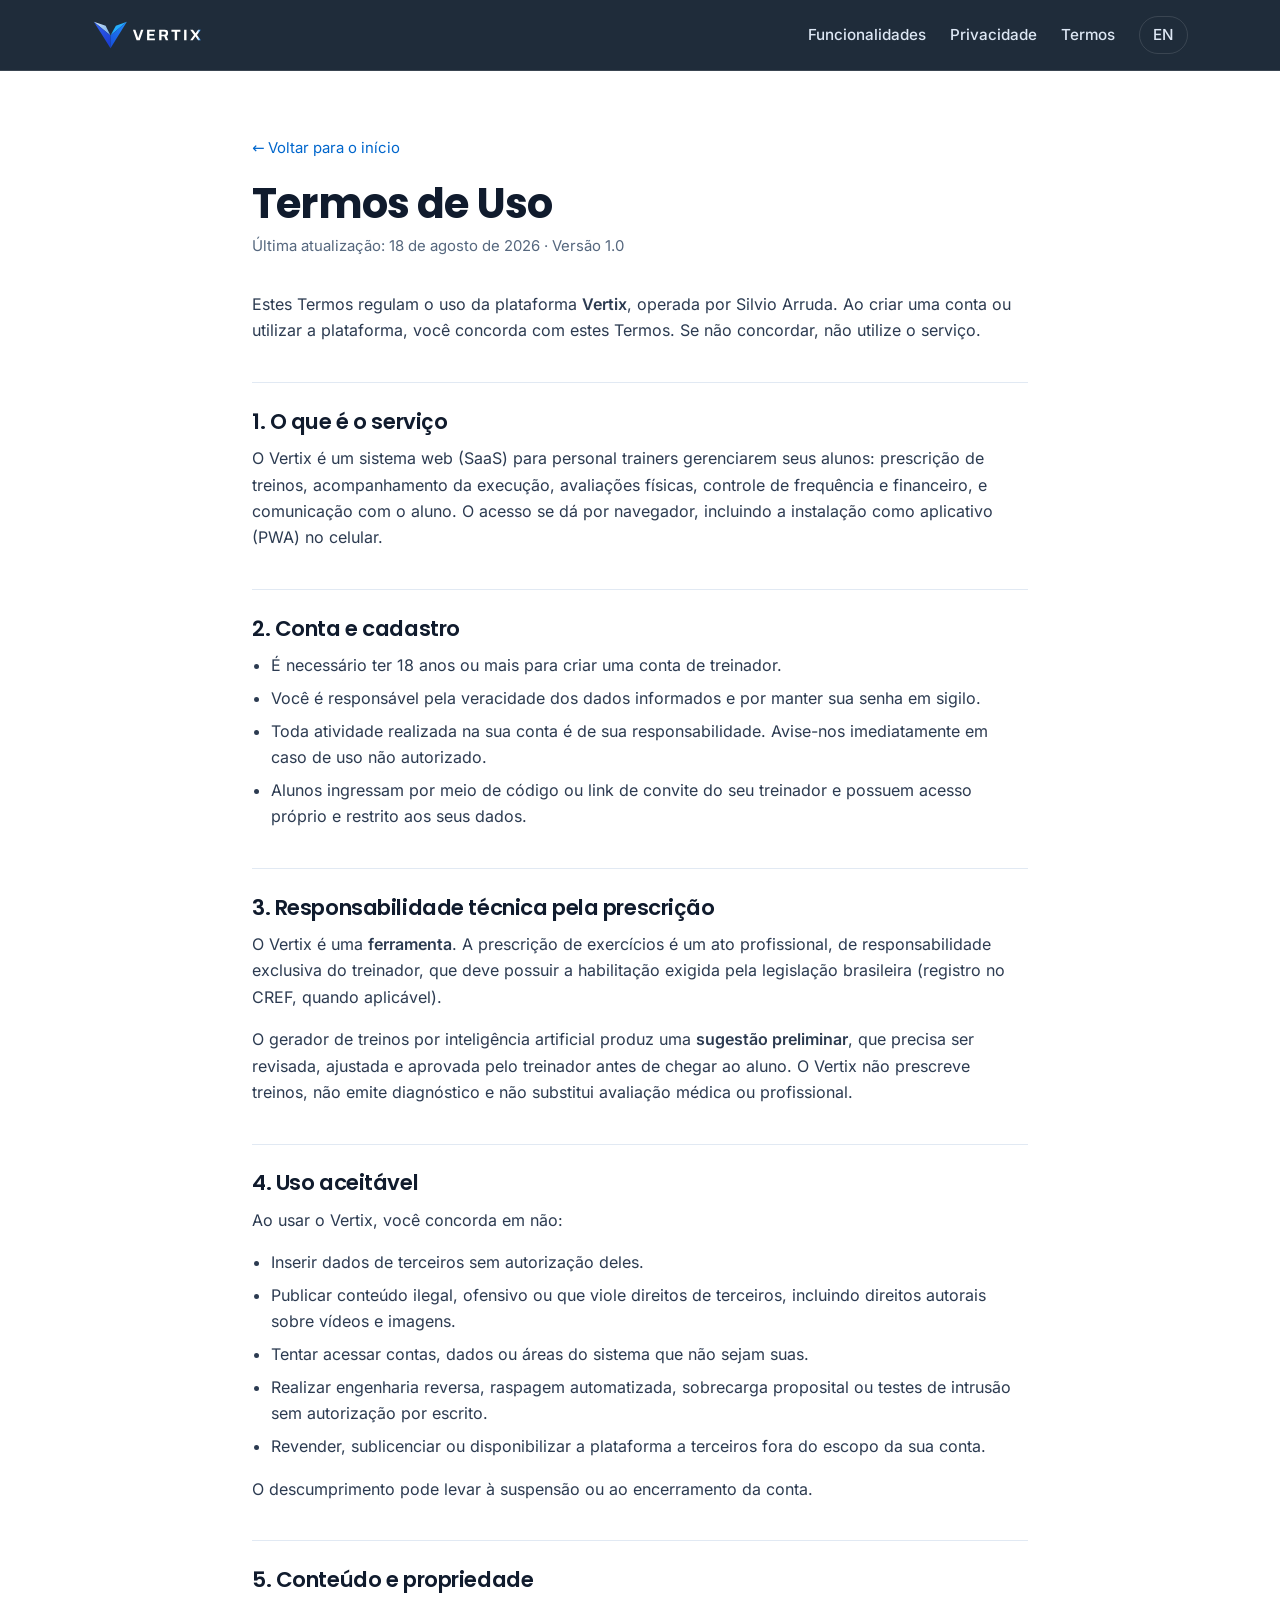
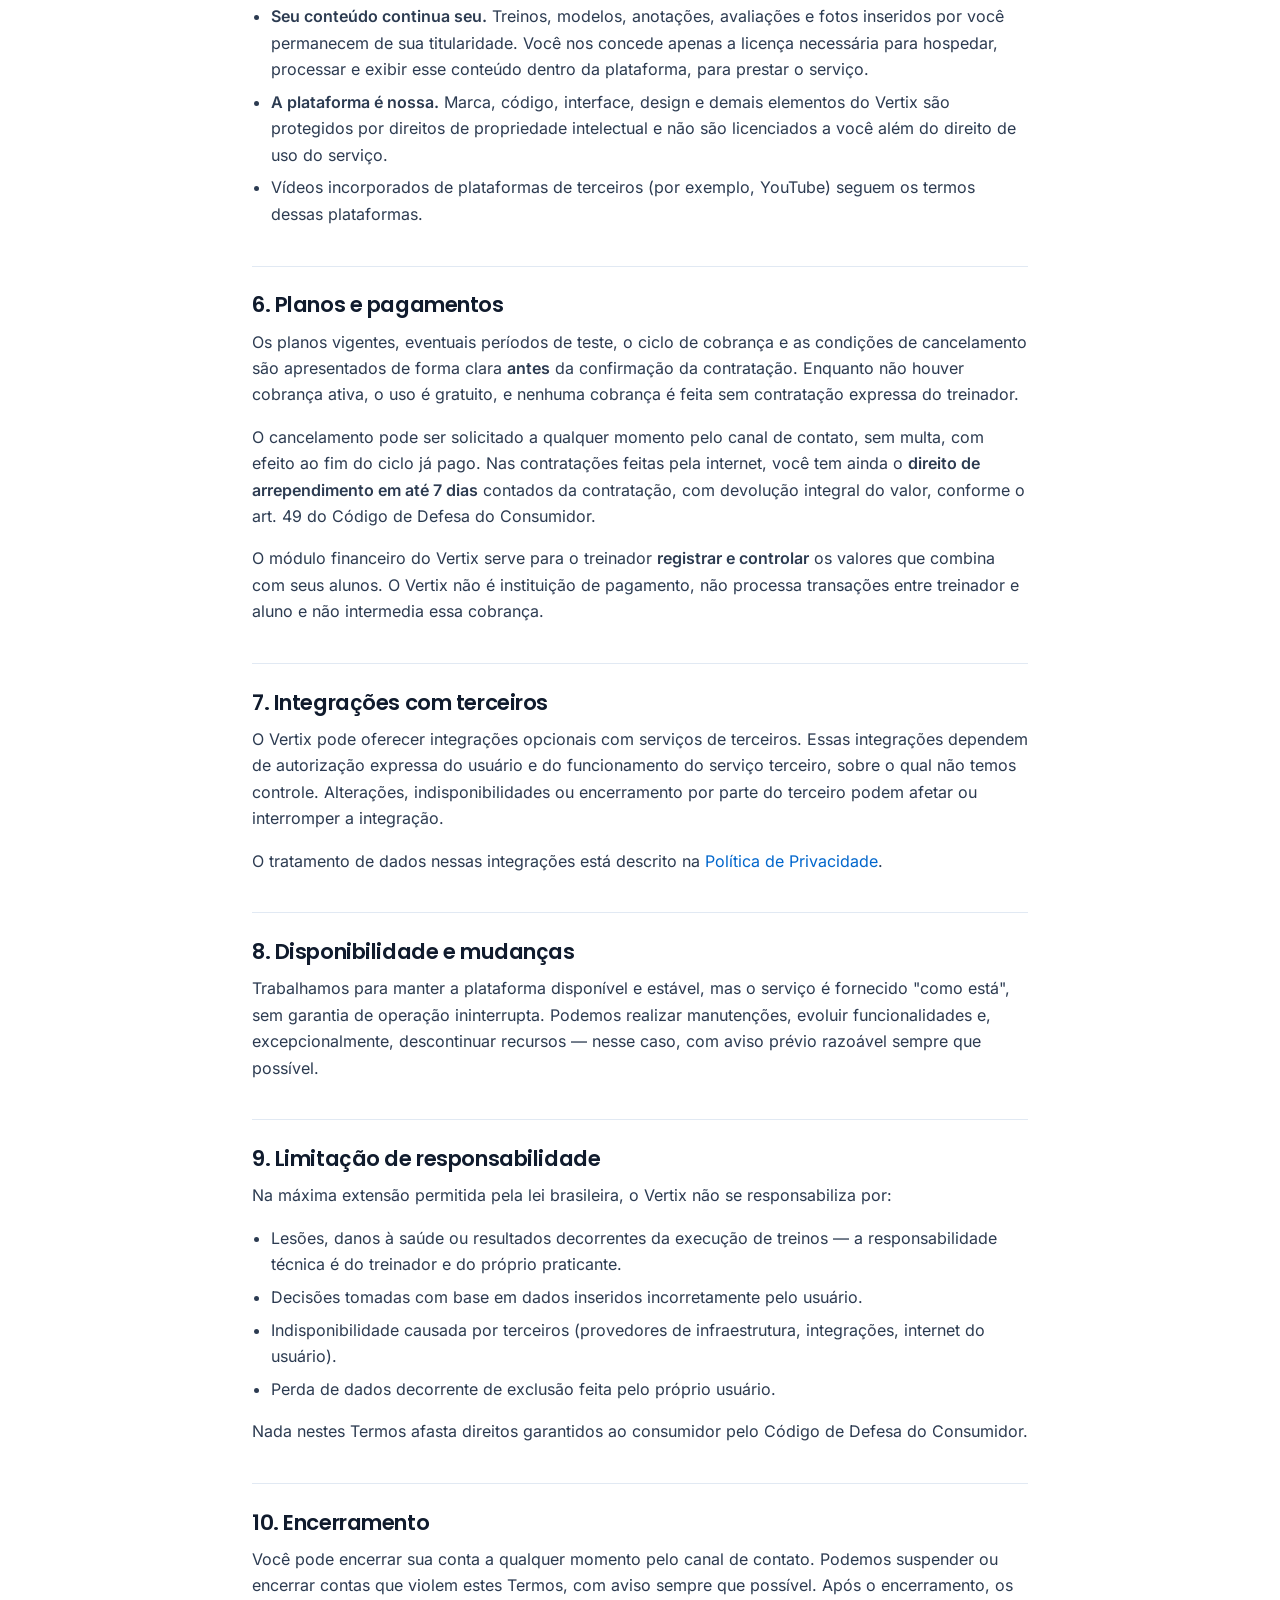
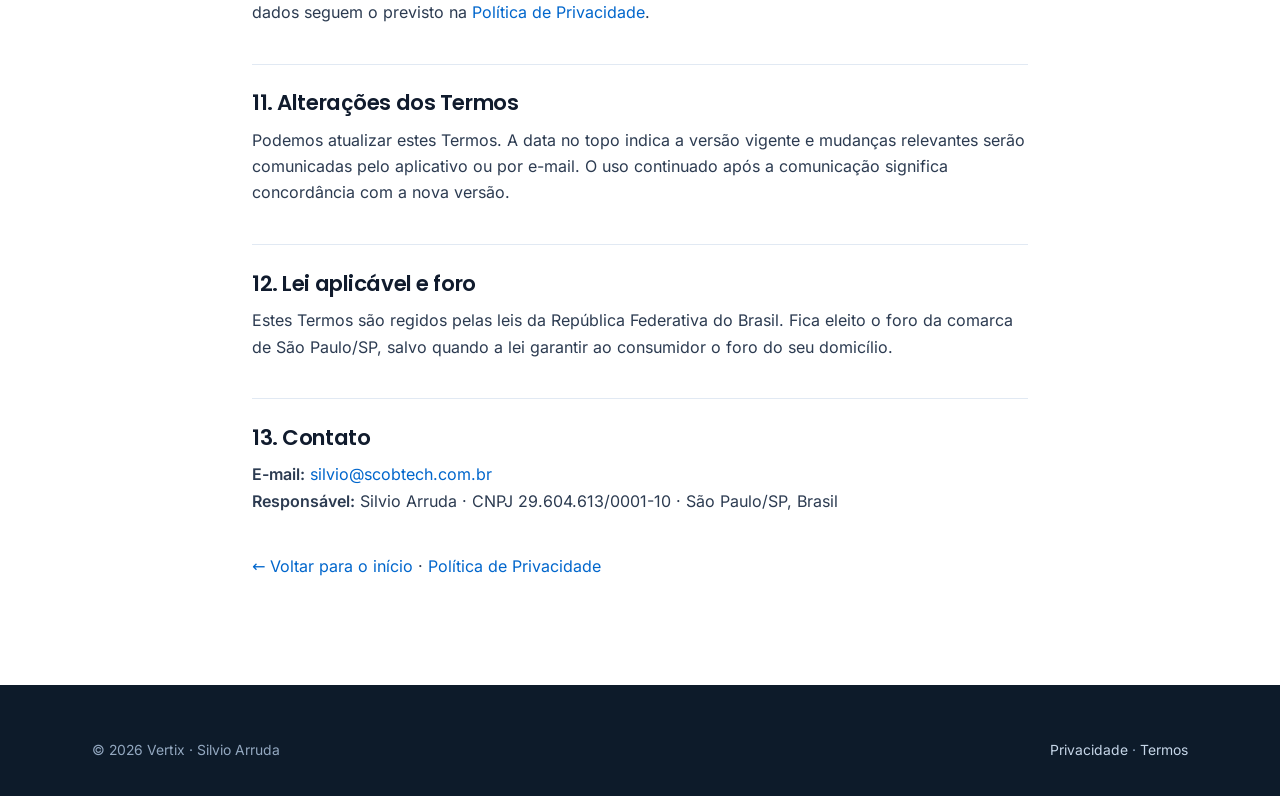
<file: termos.html>
<!DOCTYPE html>
<html lang="pt-BR">
<head>
<meta charset="utf-8">
<meta name="viewport" content="width=device-width, initial-scale=1">
<title>Termos de Uso — Vertix</title>
<meta name="description" content="Termos de Uso da plataforma Vertix: regras de uso, responsabilidades do treinador e do aluno, conta, conteúdo e limitações.">
<link rel="canonical" href="https://vertix.scobtech.com.br/termos.html">
<meta name="theme-color" content="#0D1B2A">
<meta property="og:title" content="Termos de Uso — Vertix">
<meta property="og:type" content="article">
<link rel="icon" href="assets/favicon.svg" type="image/svg+xml">
<link rel="apple-touch-icon" href="assets/apple-touch-icon.png">
<link rel="preload" href="assets/fonts/inter-latin-400-normal.woff2" as="font" type="font/woff2" crossorigin>
<link rel="preload" href="assets/fonts/poppins-latin-600-normal.woff2" as="font" type="font/woff2" crossorigin>
<link rel="stylesheet" href="assets/styles.css">
</head>
<body>
<a class="skip" href="#main">Pular para o conteúdo</a>

<header class="site-header">
  <div class="wrap">
    <nav class="nav" aria-label="Navegação principal">
      <a href="index.html" aria-label="Vertix — início"><img src="assets/logo.svg" alt="Vertix" class="logo" width="111" height="30"></a>
      <button class="nav-toggle" type="button" aria-label="Abrir menu" aria-expanded="false">
        <svg viewBox="0 0 24 24" aria-hidden="true"><path d="M4 7h16M4 12h16M4 17h16"/></svg>
      </button>
      <div class="nav-links">
        <a href="index.html#funcionalidades">Funcionalidades</a>
        <a href="privacidade.html">Privacidade</a>
        <a href="termos.html">Termos</a>
        <a href="en/" class="nav-lang" hreflang="en">EN</a>
      </div>
    </nav>
  </div>
</header>

<main id="main" class="legal">
<div class="wrap">
  <a class="back-link" href="index.html">← Voltar para o início</a>

  <h1>Termos de Uso</h1>
  <p class="updated">Última atualização: 18 de agosto de 2026 · Versão 1.0</p>

  <p>
    Estes Termos regulam o uso da plataforma <strong>Vertix</strong>, operada por
    Silvio Arruda. Ao criar uma conta
    ou utilizar a plataforma, você concorda com estes Termos. Se não concordar, não utilize o serviço.
  </p>

  <h2 id="servico">1. O que é o serviço</h2>
  <p>
    O Vertix é um sistema web (SaaS) para personal trainers gerenciarem seus alunos: prescrição de
    treinos, acompanhamento da execução, avaliações físicas, controle de frequência e financeiro, e
    comunicação com o aluno. O acesso se dá por navegador, incluindo a instalação como aplicativo
    (PWA) no celular.
  </p>

  <h2 id="conta">2. Conta e cadastro</h2>
  <ul>
    <li>É necessário ter 18 anos ou mais para criar uma conta de treinador.</li>
    <li>Você é responsável pela veracidade dos dados informados e por manter sua senha em sigilo.</li>
    <li>Toda atividade realizada na sua conta é de sua responsabilidade. Avise-nos imediatamente em caso de uso não autorizado.</li>
    <li>Alunos ingressam por meio de código ou link de convite do seu treinador e possuem acesso próprio e restrito aos seus dados.</li>
  </ul>

  <h2 id="responsabilidade-tecnica">3. Responsabilidade técnica pela prescrição</h2>
  <p>
    O Vertix é uma <strong>ferramenta</strong>. A prescrição de exercícios é um ato profissional, de
    responsabilidade exclusiva do treinador, que deve possuir a habilitação exigida pela legislação
    brasileira (registro no CREF, quando aplicável).
  </p>
  <p>
    O gerador de treinos por inteligência artificial produz uma <strong>sugestão preliminar</strong>,
    que precisa ser revisada, ajustada e aprovada pelo treinador antes de chegar ao aluno. O Vertix não
    prescreve treinos, não emite diagnóstico e não substitui avaliação médica ou profissional.
  </p>

  <h2 id="uso-aceitavel">4. Uso aceitável</h2>
  <p>Ao usar o Vertix, você concorda em não:</p>
  <ul>
    <li>Inserir dados de terceiros sem autorização deles.</li>
    <li>Publicar conteúdo ilegal, ofensivo ou que viole direitos de terceiros, incluindo direitos autorais sobre vídeos e imagens.</li>
    <li>Tentar acessar contas, dados ou áreas do sistema que não sejam suas.</li>
    <li>Realizar engenharia reversa, raspagem automatizada, sobrecarga proposital ou testes de intrusão sem autorização por escrito.</li>
    <li>Revender, sublicenciar ou disponibilizar a plataforma a terceiros fora do escopo da sua conta.</li>
  </ul>
  <p>O descumprimento pode levar à suspensão ou ao encerramento da conta.</p>

  <h2 id="conteudo">5. Conteúdo e propriedade</h2>
  <ul>
    <li>
      <strong>Seu conteúdo continua seu.</strong> Treinos, modelos, anotações, avaliações e fotos
      inseridos por você permanecem de sua titularidade. Você nos concede apenas a licença necessária
      para hospedar, processar e exibir esse conteúdo dentro da plataforma, para prestar o serviço.
    </li>
    <li>
      <strong>A plataforma é nossa.</strong> Marca, código, interface, design e demais elementos do
      Vertix são protegidos por direitos de propriedade intelectual e não são licenciados a você além
      do direito de uso do serviço.
    </li>
    <li>
      Vídeos incorporados de plataformas de terceiros (por exemplo, YouTube) seguem os termos dessas
      plataformas.
    </li>
  </ul>

  <h2 id="planos">6. Planos e pagamentos</h2>
  <p>
    Os planos vigentes, eventuais períodos de teste, o ciclo de cobrança e as condições de
    cancelamento são apresentados de forma clara <strong>antes</strong> da confirmação da contratação.
    Enquanto não houver cobrança ativa, o uso é gratuito, e nenhuma cobrança é feita sem contratação
    expressa do treinador.
  </p>
  <p>
    O cancelamento pode ser solicitado a qualquer momento pelo canal de contato, sem multa, com efeito
    ao fim do ciclo já pago. Nas contratações feitas pela internet, você tem ainda o
    <strong>direito de arrependimento em até 7 dias</strong> contados da contratação, com devolução
    integral do valor, conforme o art. 49 do Código de Defesa do Consumidor.
  </p>
  <p>
    O módulo financeiro do Vertix serve para o treinador <strong>registrar e controlar</strong> os
    valores que combina com seus alunos. O Vertix não é instituição de pagamento, não processa
    transações entre treinador e aluno e não intermedia essa cobrança.
  </p>

  <h2 id="integracoes">7. Integrações com terceiros</h2>
  <p>
    O Vertix pode oferecer integrações opcionais com serviços de terceiros. Essas integrações dependem
    de autorização expressa do usuário e do funcionamento do serviço terceiro, sobre o qual não temos
    controle. Alterações, indisponibilidades ou encerramento por parte do terceiro podem afetar ou
    interromper a integração.
  </p>
  <p>
    O tratamento de dados nessas integrações está descrito na
    <a href="privacidade.html">Política de Privacidade</a>.
  </p>

  <h2 id="disponibilidade">8. Disponibilidade e mudanças</h2>
  <p>
    Trabalhamos para manter a plataforma disponível e estável, mas o serviço é fornecido "como está",
    sem garantia de operação ininterrupta. Podemos realizar manutenções, evoluir funcionalidades e,
    excepcionalmente, descontinuar recursos — nesse caso, com aviso prévio razoável sempre que possível.
  </p>

  <h2 id="limitacao">9. Limitação de responsabilidade</h2>
  <p>Na máxima extensão permitida pela lei brasileira, o Vertix não se responsabiliza por:</p>
  <ul>
    <li>Lesões, danos à saúde ou resultados decorrentes da execução de treinos — a responsabilidade técnica é do treinador e do próprio praticante.</li>
    <li>Decisões tomadas com base em dados inseridos incorretamente pelo usuário.</li>
    <li>Indisponibilidade causada por terceiros (provedores de infraestrutura, integrações, internet do usuário).</li>
    <li>Perda de dados decorrente de exclusão feita pelo próprio usuário.</li>
  </ul>
  <p>Nada nestes Termos afasta direitos garantidos ao consumidor pelo Código de Defesa do Consumidor.</p>

  <h2 id="encerramento">10. Encerramento</h2>
  <p>
    Você pode encerrar sua conta a qualquer momento pelo canal de contato. Podemos suspender ou
    encerrar contas que violem estes Termos, com aviso sempre que possível. Após o encerramento, os
    dados seguem o previsto na <a href="privacidade.html#retencao">Política de Privacidade</a>.
  </p>

  <h2 id="alteracoes">11. Alterações dos Termos</h2>
  <p>
    Podemos atualizar estes Termos. A data no topo indica a versão vigente e mudanças relevantes serão
    comunicadas pelo aplicativo ou por e-mail. O uso continuado após a comunicação significa
    concordância com a nova versão.
  </p>

  <h2 id="lei">12. Lei aplicável e foro</h2>
  <p>
    Estes Termos são regidos pelas leis da República Federativa do Brasil. Fica eleito o foro da comarca
    de São Paulo/SP, salvo quando a lei garantir ao consumidor o
    foro do seu domicílio.
  </p>

  <h2 id="contato">13. Contato</h2>
  <p>
    <strong>E-mail:</strong> <a href="mailto:silvio@scobtech.com.br">silvio@scobtech.com.br</a><br>
    <strong>Responsável:</strong> Silvio Arruda ·
    CNPJ 29.604.613/0001-10 · São Paulo/SP, Brasil
  </p>

  <p style="margin-top:2.4rem"><a href="index.html">← Voltar para o início</a> · <a href="privacidade.html">Política de Privacidade</a></p>
</div>
</main>

<footer class="site-footer">
  <div class="wrap">
    <div class="footer-bottom" style="border:0;padding-top:0">
      <span>© 2026 Vertix · Silvio Arruda</span>
      <span><a href="privacidade.html">Privacidade</a> · <a href="termos.html">Termos</a></span>
    </div>
  </div>
</footer>

<script src="assets/main.js" defer></script>
</body>
</html>
</file>
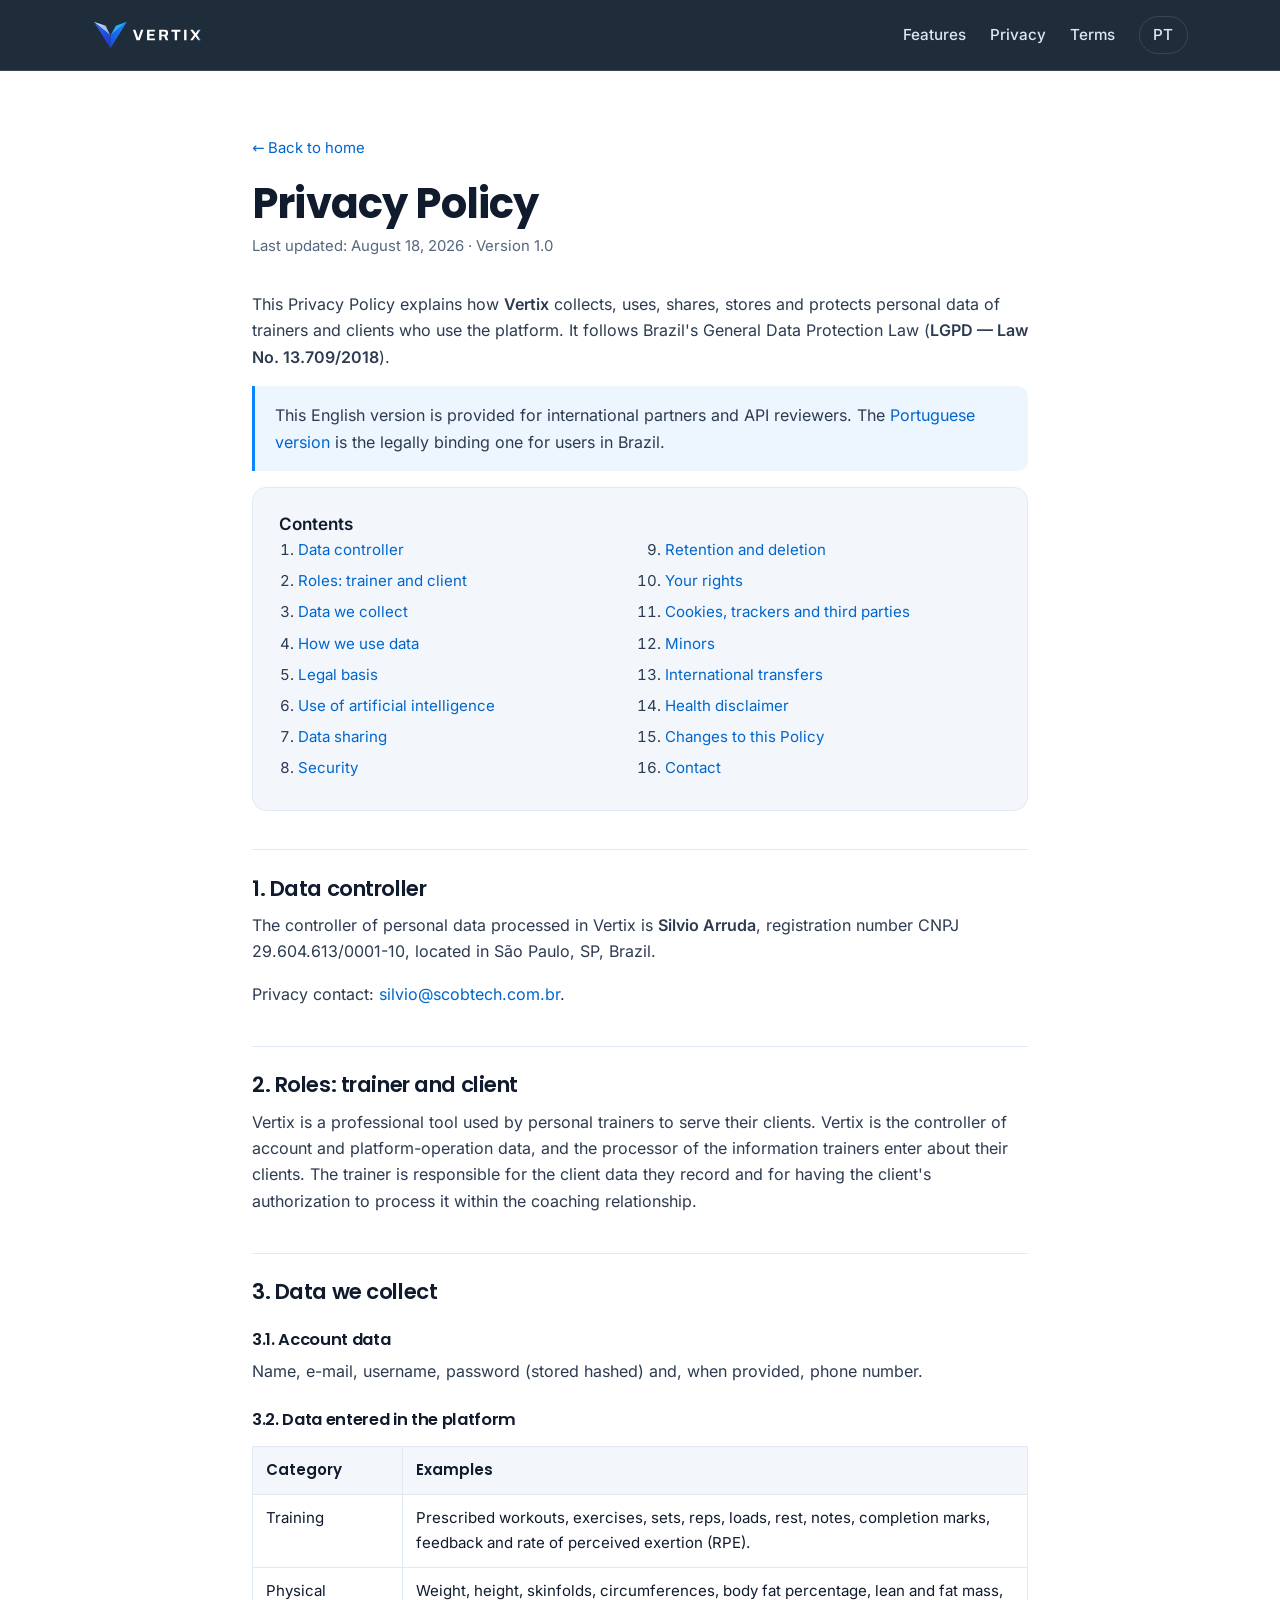
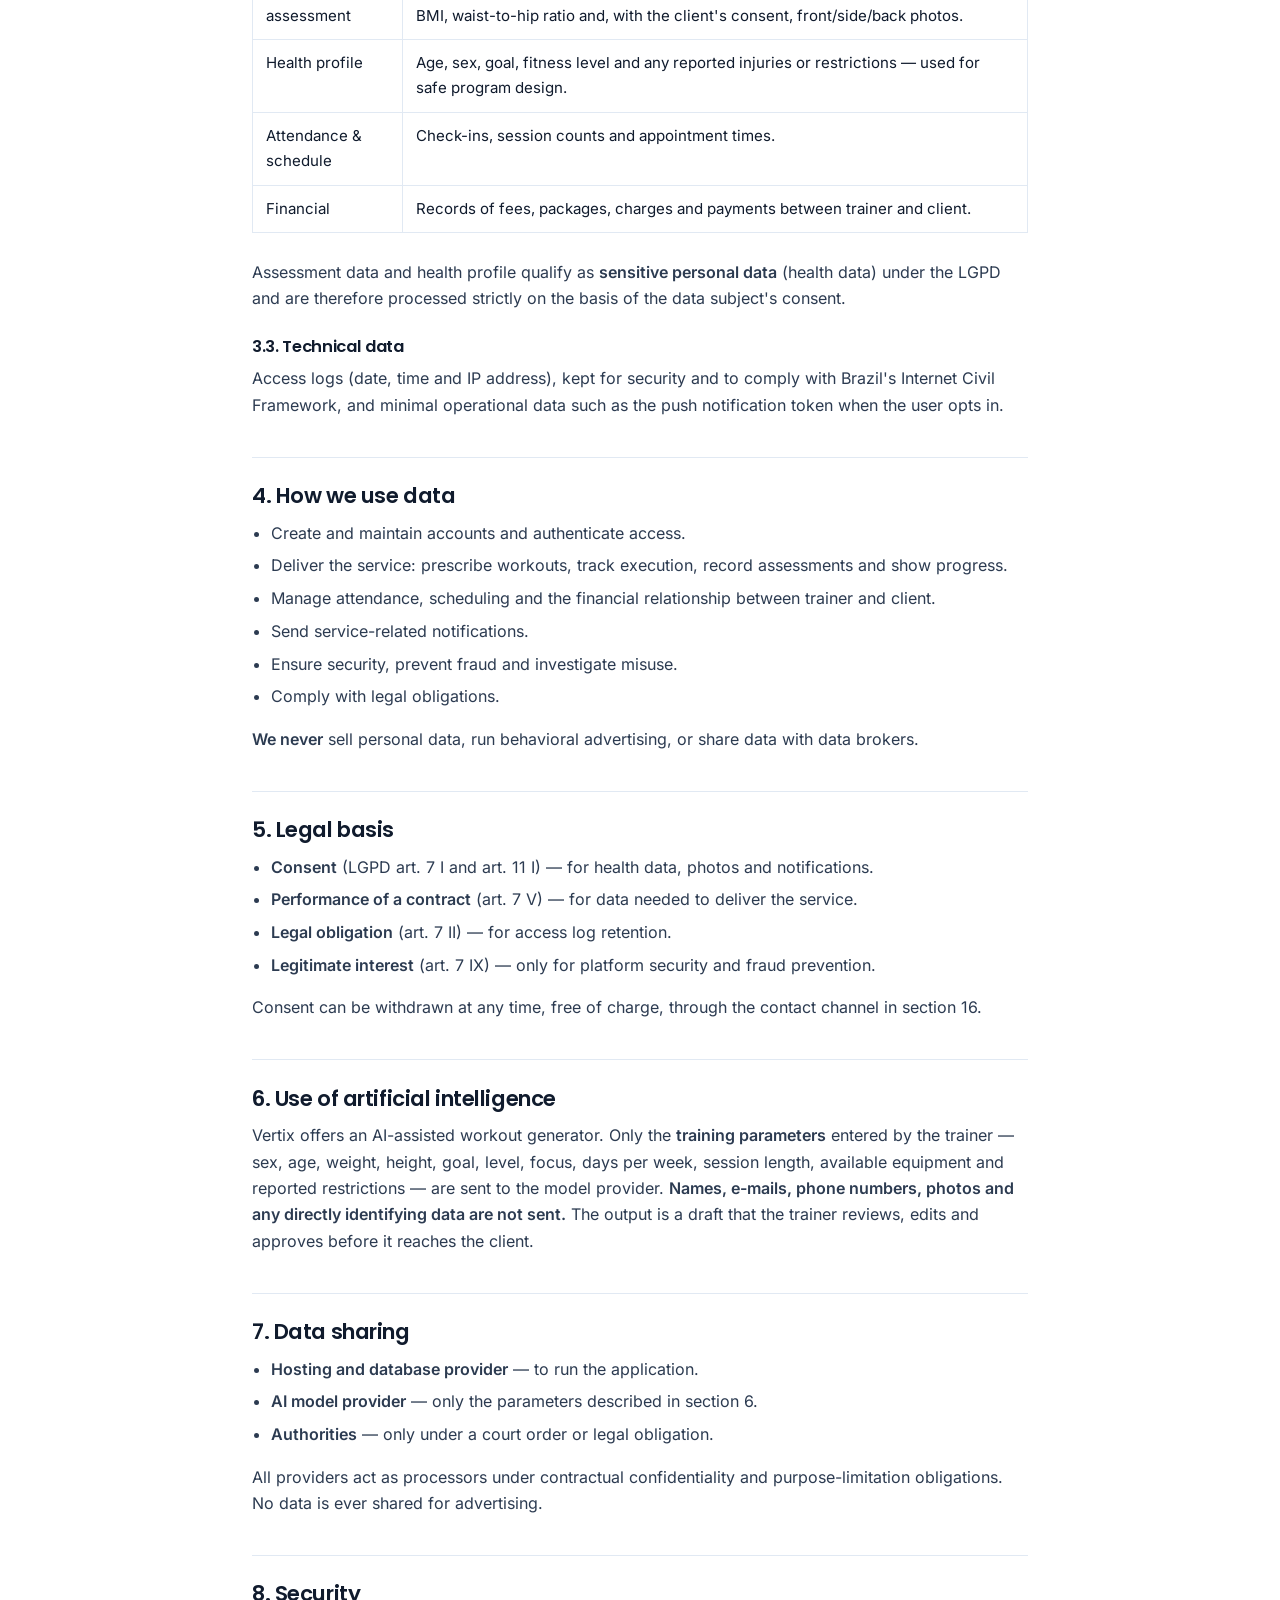
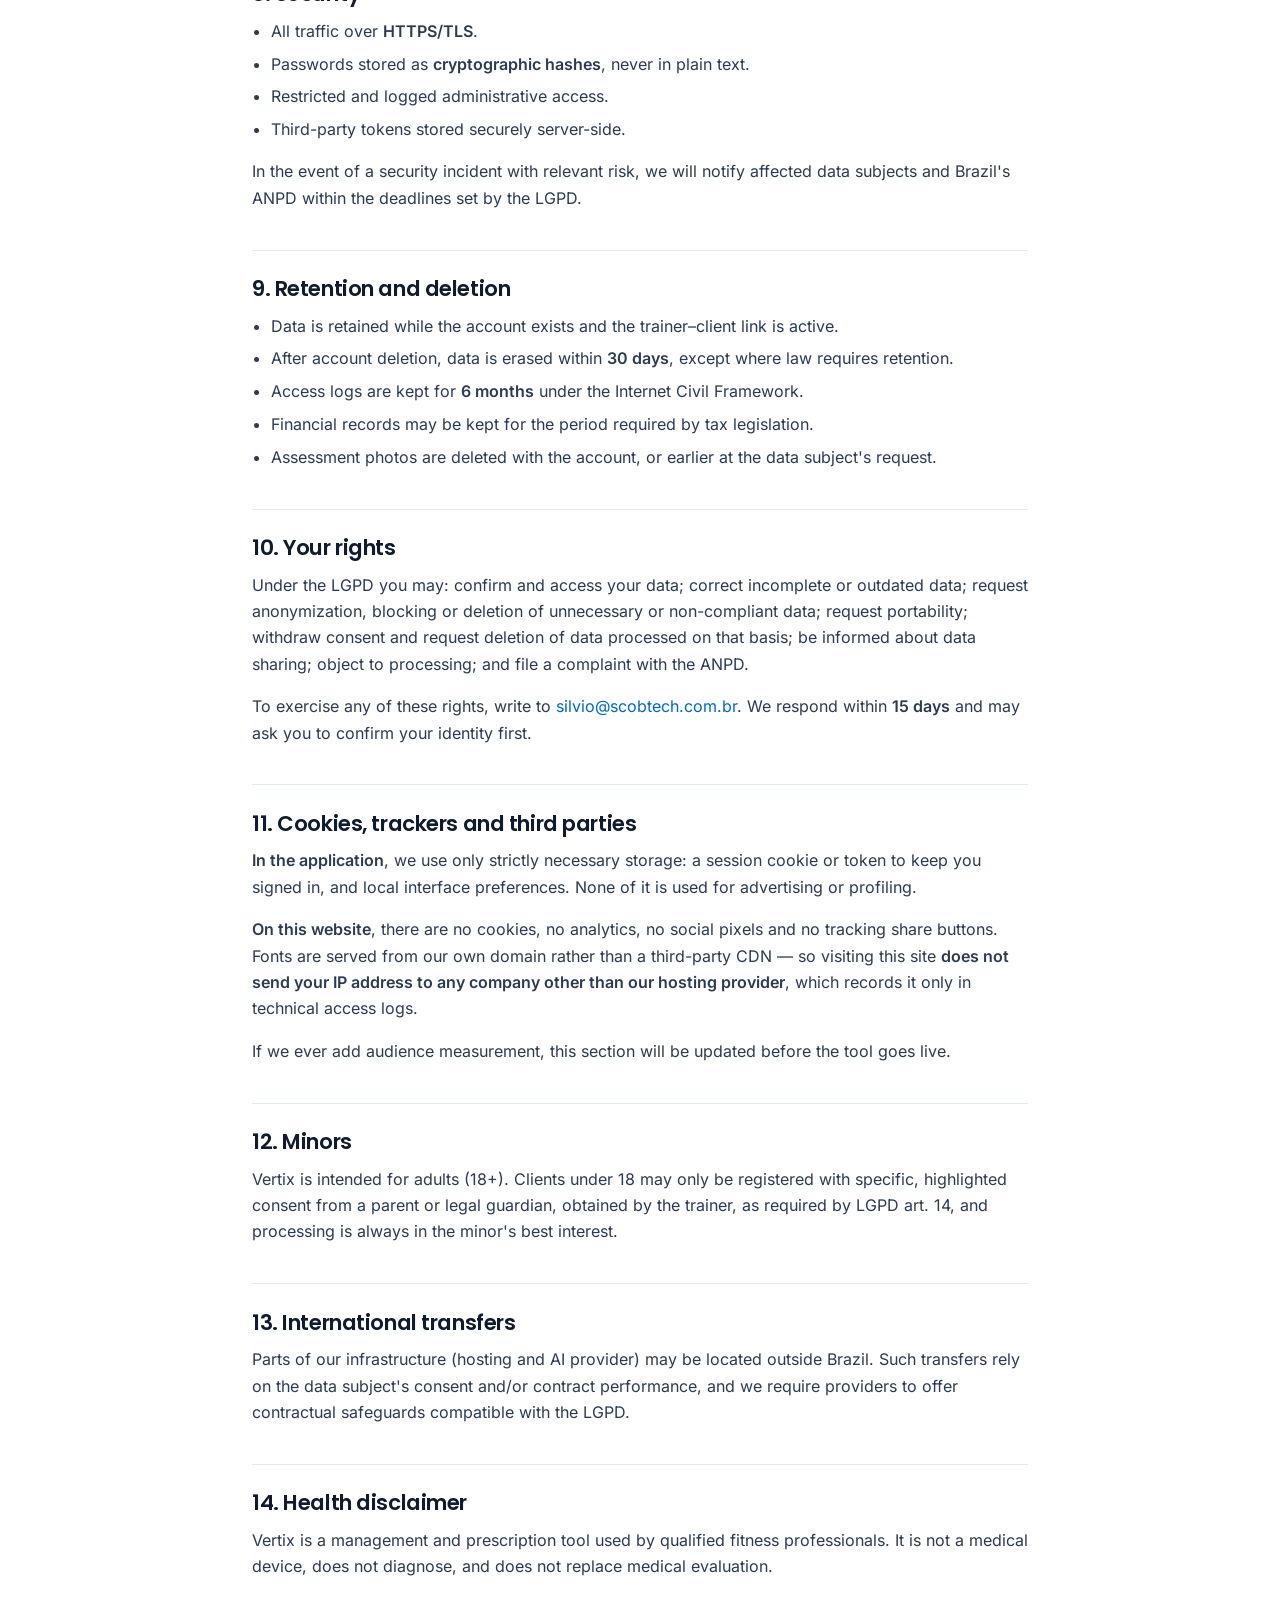
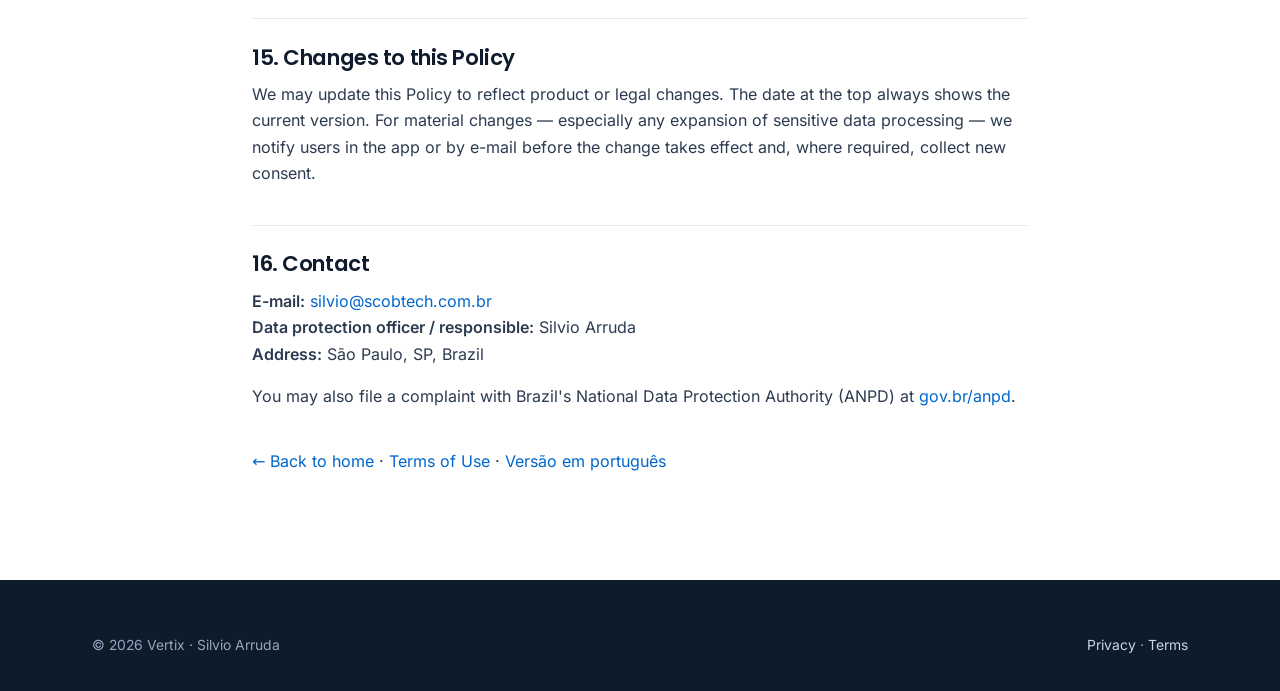
<file: en/privacy.html>
<!DOCTYPE html>
<html lang="en">
<head>
<meta charset="utf-8">
<meta name="viewport" content="width=device-width, initial-scale=1">
<title>Privacy Policy — Vertix</title>
<meta name="description" content="Vertix Privacy Policy: what data we collect, how we use it, who we share it with, and your rights under Brazil's LGPD.">
<link rel="canonical" href="https://vertix.scobtech.com.br/en/privacy.html">
<meta name="theme-color" content="#0D1B2A">
<meta property="og:title" content="Privacy Policy — Vertix">
<meta property="og:type" content="article">
<link rel="alternate" hreflang="pt-br" href="/privacidade.html">
<link rel="icon" href="../assets/favicon.svg" type="image/svg+xml">
<link rel="apple-touch-icon" href="../assets/apple-touch-icon.png">
<link rel="preload" href="../assets/fonts/inter-latin-400-normal.woff2" as="font" type="font/woff2" crossorigin>
<link rel="preload" href="../assets/fonts/poppins-latin-600-normal.woff2" as="font" type="font/woff2" crossorigin>
<link rel="stylesheet" href="../assets/styles.css">
</head>
<body>
<a class="skip" href="#main">Skip to content</a>

<header class="site-header">
  <div class="wrap">
    <nav class="nav" aria-label="Main navigation">
      <a href="index.html" aria-label="Vertix — home"><img src="../assets/logo.svg" alt="Vertix" class="logo" width="111" height="30"></a>
      <button class="nav-toggle" type="button" aria-label="Open menu" aria-expanded="false">
        <svg viewBox="0 0 24 24" aria-hidden="true"><path d="M4 7h16M4 12h16M4 17h16"/></svg>
      </button>
      <div class="nav-links">
        <a href="index.html#features">Features</a>
        <a href="privacy.html">Privacy</a>
        <a href="terms.html">Terms</a>
        <a href="../privacidade.html" class="nav-lang" hreflang="pt-BR">PT</a>
      </div>
    </nav>
  </div>
</header>

<main id="main" class="legal">
<div class="wrap">
  <a class="back-link" href="index.html">← Back to home</a>

  <h1>Privacy Policy</h1>
  <p class="updated">Last updated: August 18, 2026 · Version 1.0</p>

  <p>
    This Privacy Policy explains how <strong>Vertix</strong> collects, uses, shares, stores and protects
    personal data of trainers and clients who use the platform. It follows Brazil's General Data
    Protection Law (<strong>LGPD — Law No. 13.709/2018</strong>).
  </p>
  <p class="note">
    This English version is provided for international partners and API reviewers. The
    <a href="../privacidade.html">Portuguese version</a> is the legally binding one for users in Brazil.
  </p>


  <nav class="toc" aria-label="Contents">
    <strong>Contents</strong>
    <ol>
      <li><a href="#controller">Data controller</a></li>
      <li><a href="#roles">Roles: trainer and client</a></li>
      <li><a href="#data">Data we collect</a></li>
      <li><a href="#purposes">How we use data</a></li>
      <li><a href="#legal-basis">Legal basis</a></li>
      <li><a href="#ai">Use of artificial intelligence</a></li>
      <li><a href="#sharing">Data sharing</a></li>
      <li><a href="#security">Security</a></li>
      <li><a href="#retention">Retention and deletion</a></li>
      <li><a href="#rights">Your rights</a></li>
      <li><a href="#cookies">Cookies, trackers and third parties</a></li>
      <li><a href="#minors">Minors</a></li>
      <li><a href="#international">International transfers</a></li>
      <li><a href="#health">Health disclaimer</a></li>
      <li><a href="#changes">Changes to this Policy</a></li>
      <li><a href="#contact">Contact</a></li>
    </ol>
  </nav>

  <h2 id="controller">1. Data controller</h2>
  <p>
    The controller of personal data processed in Vertix is
    <strong>Silvio Arruda</strong>, registration number
    CNPJ 29.604.613/0001-10, located in
    São Paulo, SP, Brazil.
  </p>
  <p>Privacy contact: <a href="mailto:silvio@scobtech.com.br">silvio@scobtech.com.br</a>.</p>

  <h2 id="roles">2. Roles: trainer and client</h2>
  <p>
    Vertix is a professional tool used by personal trainers to serve their clients. Vertix is the
    controller of account and platform-operation data, and the processor of the information trainers
    enter about their clients. The trainer is responsible for the client data they record and for having
    the client's authorization to process it within the coaching relationship.
  </p>

  <h2 id="data">3. Data we collect</h2>

  <h3>3.1. Account data</h3>
  <p>Name, e-mail, username, password (stored hashed) and, when provided, phone number.</p>

  <h3>3.2. Data entered in the platform</h3>
  <table>
    <thead><tr><th>Category</th><th>Examples</th></tr></thead>
    <tbody>
      <tr><td>Training</td><td>Prescribed workouts, exercises, sets, reps, loads, rest, notes, completion marks, feedback and rate of perceived exertion (RPE).</td></tr>
      <tr><td>Physical assessment</td><td>Weight, height, skinfolds, circumferences, body fat percentage, lean and fat mass, BMI, waist-to-hip ratio and, with the client's consent, front/side/back photos.</td></tr>
      <tr><td>Health profile</td><td>Age, sex, goal, fitness level and any reported injuries or restrictions — used for safe program design.</td></tr>
      <tr><td>Attendance &amp; schedule</td><td>Check-ins, session counts and appointment times.</td></tr>
      <tr><td>Financial</td><td>Records of fees, packages, charges and payments between trainer and client.</td></tr>
    </tbody>
  </table>
  <p>
    Assessment data and health profile qualify as
    <strong>sensitive personal data</strong> (health data) under the LGPD and are therefore processed
    strictly on the basis of the data subject's consent.
  </p>

  <h3>3.3. Technical data</h3>
  <p>
    Access logs (date, time and IP address), kept for security and to comply with Brazil's Internet Civil
    Framework, and minimal operational data such as the push notification token when the user opts in.
  </p>

  <h2 id="purposes">4. How we use data</h2>
  <ul>
    <li>Create and maintain accounts and authenticate access.</li>
    <li>Deliver the service: prescribe workouts, track execution, record assessments and show progress.</li>
    <li>Manage attendance, scheduling and the financial relationship between trainer and client.</li>
    <li>Send service-related notifications.</li>
    <li>Ensure security, prevent fraud and investigate misuse.</li>
    <li>Comply with legal obligations.</li>
  </ul>
  <p><strong>We never</strong> sell personal data, run behavioral advertising, or share data with data brokers.</p>

  <h2 id="legal-basis">5. Legal basis</h2>
  <ul>
    <li><strong>Consent</strong> (LGPD art. 7 I and art. 11 I) — for health data, photos and notifications.</li>
    <li><strong>Performance of a contract</strong> (art. 7 V) — for data needed to deliver the service.</li>
    <li><strong>Legal obligation</strong> (art. 7 II) — for access log retention.</li>
    <li><strong>Legitimate interest</strong> (art. 7 IX) — only for platform security and fraud prevention.</li>
  </ul>
  <p>Consent can be withdrawn at any time, free of charge, through the contact channel in section 16.</p>

  <h2 id="ai">6. Use of artificial intelligence</h2>
  <p>
    Vertix offers an AI-assisted workout generator. Only the <strong>training parameters</strong> entered
    by the trainer — sex, age, weight, height, goal, level, focus, days per week, session length,
    available equipment and reported restrictions — are sent to the model provider.
    <strong>Names, e-mails, phone numbers, photos and any directly identifying data are not sent.</strong>
    The output is a draft that the trainer reviews, edits and approves before it reaches the client.
  </p>

  <h2 id="sharing">7. Data sharing</h2>
  <ul>
    <li><strong>Hosting and database provider</strong> — to run the application.</li>
    <li><strong>AI model provider</strong> — only the parameters described in section 6.</li>
    <li><strong>Authorities</strong> — only under a court order or legal obligation.</li>
  </ul>
  <p>All providers act as processors under contractual confidentiality and purpose-limitation obligations. No data is ever shared for advertising.</p>

  <h2 id="security">8. Security</h2>
  <ul>
    <li>All traffic over <strong>HTTPS/TLS</strong>.</li>
    <li>Passwords stored as <strong>cryptographic hashes</strong>, never in plain text.</li>
    <li>Restricted and logged administrative access.</li>
    <li>Third-party tokens stored securely server-side.</li>
  </ul>
  <p>In the event of a security incident with relevant risk, we will notify affected data subjects and Brazil's ANPD within the deadlines set by the LGPD.</p>

  <h2 id="retention">9. Retention and deletion</h2>
  <ul>
    <li>Data is retained while the account exists and the trainer–client link is active.</li>
    <li>After account deletion, data is erased within <strong>30 days</strong>, except where law requires retention.</li>
    <li>Access logs are kept for <strong>6 months</strong> under the Internet Civil Framework.</li>
    <li>Financial records may be kept for the period required by tax legislation.</li>
    <li>Assessment photos are deleted with the account, or earlier at the data subject's request.</li>
  </ul>

  <h2 id="rights">10. Your rights</h2>
  <p>Under the LGPD you may: confirm and access your data; correct incomplete or outdated data; request anonymization, blocking or deletion of unnecessary or non-compliant data; request portability; withdraw consent and request deletion of data processed on that basis; be informed about data sharing; object to processing; and file a complaint with the ANPD.</p>
  <p>
    To exercise any of these rights, write to
    <a href="mailto:silvio@scobtech.com.br">silvio@scobtech.com.br</a>. We respond within
    <strong>15 days</strong> and may ask you to confirm your identity first.
  </p>

  <h2 id="cookies">11. Cookies, trackers and third parties</h2>
  <p>
    <strong>In the application</strong>, we use only strictly necessary storage: a session cookie or
    token to keep you signed in, and local interface preferences. None of it is used for advertising
    or profiling.
  </p>
  <p>
    <strong>On this website</strong>, there are no cookies, no analytics, no social pixels and no
    tracking share buttons. Fonts are served from our own domain rather than a third-party CDN — so
    visiting this site <strong>does not send your IP address to any company other than our hosting
    provider</strong>, which records it only in technical access logs.
  </p>
  <p>
    If we ever add audience measurement, this section will be updated before the tool goes live.
  </p>

  <h2 id="minors">12. Minors</h2>
  <p>
    Vertix is intended for adults (18+). Clients under 18 may only be registered with specific,
    highlighted consent from a parent or legal guardian, obtained by the trainer, as required by LGPD
    art. 14, and processing is always in the minor's best interest.
  </p>

  <h2 id="international">13. International transfers</h2>
  <p>
    Parts of our infrastructure (hosting and AI provider) may be located outside Brazil. Such transfers rely on the data subject's consent and/or contract
    performance, and we require providers to offer contractual safeguards compatible with the LGPD.
  </p>

  <h2 id="health">14. Health disclaimer</h2>
  <p>
    Vertix is a management and prescription tool used by qualified fitness professionals. It is not a
    medical device, does not diagnose, and does not replace medical evaluation.
  </p>

  <h2 id="changes">15. Changes to this Policy</h2>
  <p>
    We may update this Policy to reflect product or legal changes. The date at the top always shows the
    current version. For material changes — especially any expansion of sensitive data processing — we
    notify users in the app or by e-mail before the change takes effect and, where required, collect new
    consent.
  </p>

  <h2 id="contact">16. Contact</h2>
  <p>
    <strong>E-mail:</strong> <a href="mailto:silvio@scobtech.com.br">silvio@scobtech.com.br</a><br>
    <strong>Data protection officer / responsible:</strong> Silvio Arruda<br>
    <strong>Address:</strong> São Paulo, SP, Brazil
  </p>
  <p>You may also file a complaint with Brazil's National Data Protection Authority (ANPD) at <a href="https://www.gov.br/anpd" rel="noopener">gov.br/anpd</a>.</p>

  <p style="margin-top:2.4rem"><a href="index.html">← Back to home</a> · <a href="terms.html">Terms of Use</a> · <a href="../privacidade.html" hreflang="pt-BR">Versão em português</a></p>
</div>
</main>

<footer class="site-footer">
  <div class="wrap">
    <div class="footer-bottom" style="border:0;padding-top:0">
      <span>© 2026 Vertix · Silvio Arruda</span>
      <span><a href="privacy.html">Privacy</a> · <a href="terms.html">Terms</a></span>
    </div>
  </div>
</footer>

<script src="../assets/main.js" defer></script>
</body>
</html>
</file>
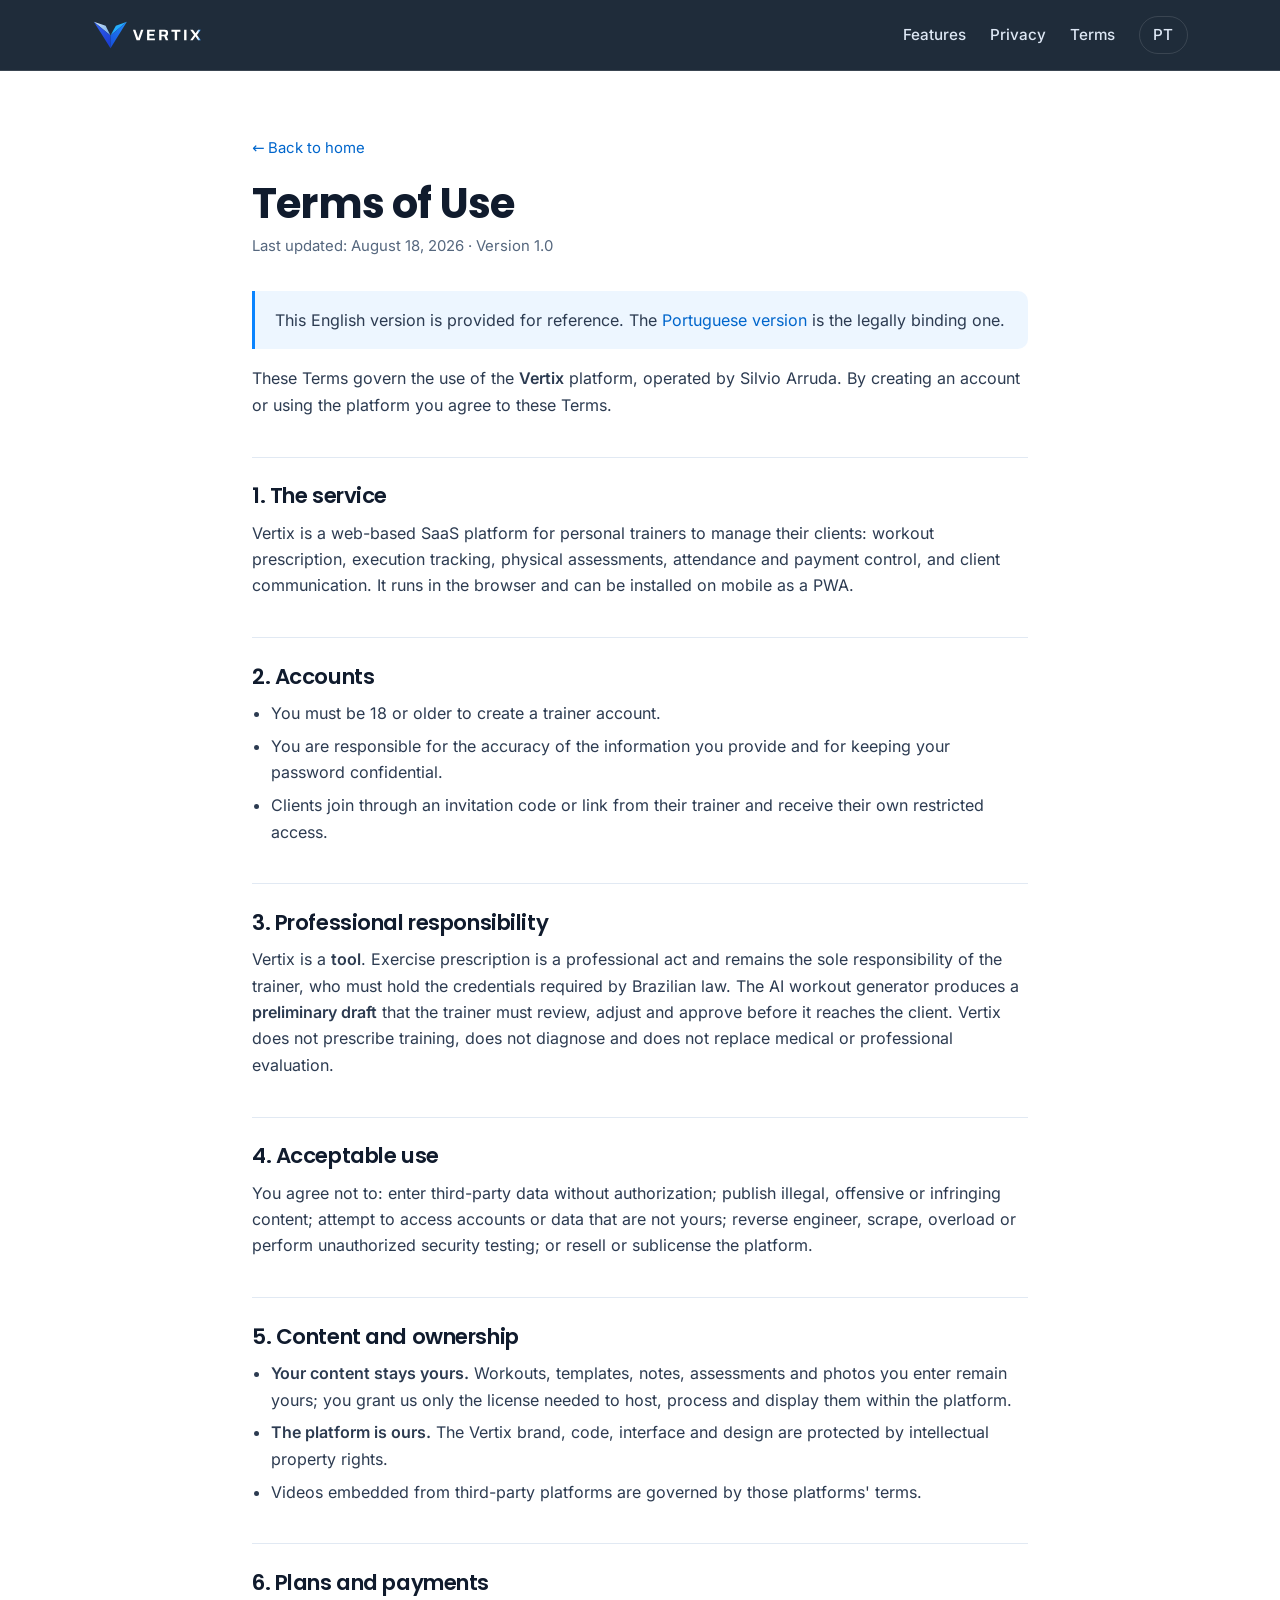
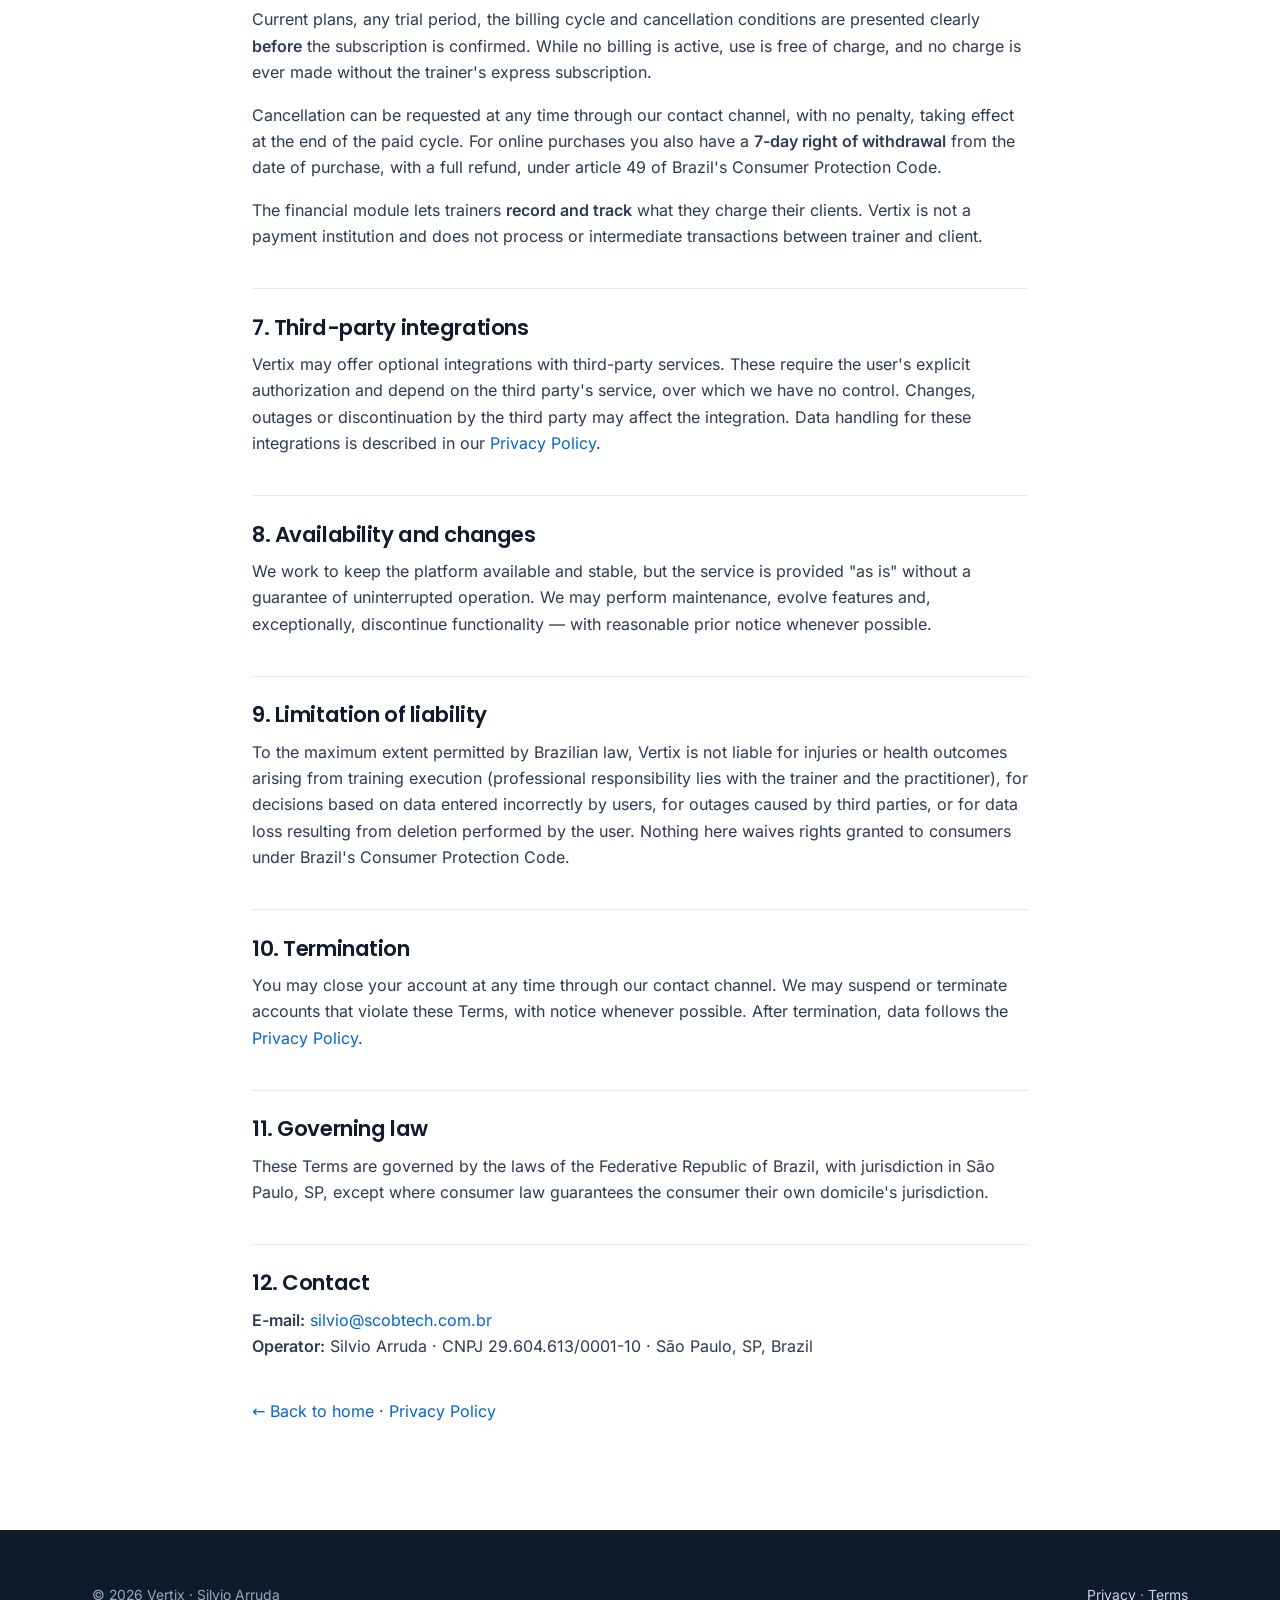
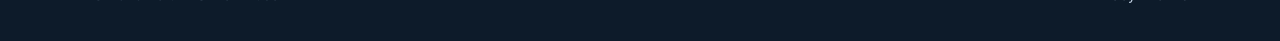
<file: en/terms.html>
<!DOCTYPE html>
<html lang="en">
<head>
<meta charset="utf-8">
<meta name="viewport" content="width=device-width, initial-scale=1">
<title>Terms of Use — Vertix</title>
<meta name="description" content="Terms of Use for the Vertix platform: accounts, professional responsibility, acceptable use, content ownership and third-party integrations.">
<link rel="canonical" href="https://vertix.scobtech.com.br/en/terms.html">
<meta name="theme-color" content="#0D1B2A">
<meta property="og:title" content="Terms of Use — Vertix">
<meta property="og:type" content="article">
<link rel="alternate" hreflang="pt-br" href="/termos.html">
<link rel="icon" href="../assets/favicon.svg" type="image/svg+xml">
<link rel="apple-touch-icon" href="../assets/apple-touch-icon.png">
<link rel="preload" href="../assets/fonts/inter-latin-400-normal.woff2" as="font" type="font/woff2" crossorigin>
<link rel="preload" href="../assets/fonts/poppins-latin-600-normal.woff2" as="font" type="font/woff2" crossorigin>
<link rel="stylesheet" href="../assets/styles.css">
</head>
<body>
<a class="skip" href="#main">Skip to content</a>

<header class="site-header">
  <div class="wrap">
    <nav class="nav" aria-label="Main navigation">
      <a href="index.html" aria-label="Vertix — home"><img src="../assets/logo.svg" alt="Vertix" class="logo" width="111" height="30"></a>
      <button class="nav-toggle" type="button" aria-label="Open menu" aria-expanded="false">
        <svg viewBox="0 0 24 24" aria-hidden="true"><path d="M4 7h16M4 12h16M4 17h16"/></svg>
      </button>
      <div class="nav-links">
        <a href="index.html#features">Features</a>
        <a href="privacy.html">Privacy</a>
        <a href="terms.html">Terms</a>
        <a href="../termos.html" class="nav-lang" hreflang="pt-BR">PT</a>
      </div>
    </nav>
  </div>
</header>

<main id="main" class="legal">
<div class="wrap">
  <a class="back-link" href="index.html">← Back to home</a>

  <h1>Terms of Use</h1>
  <p class="updated">Last updated: August 18, 2026 · Version 1.0</p>

  <p class="note">
    This English version is provided for reference. The
    <a href="../termos.html">Portuguese version</a> is the legally binding one.
  </p>

  <p>
    These Terms govern the use of the <strong>Vertix</strong> platform, operated by
    Silvio Arruda. By creating an account or using the
    platform you agree to these Terms.
  </p>

  <h2>1. The service</h2>
  <p>
    Vertix is a web-based SaaS platform for personal trainers to manage their clients: workout
    prescription, execution tracking, physical assessments, attendance and payment control, and client
    communication. It runs in the browser and can be installed on mobile as a PWA.
  </p>

  <h2>2. Accounts</h2>
  <ul>
    <li>You must be 18 or older to create a trainer account.</li>
    <li>You are responsible for the accuracy of the information you provide and for keeping your password confidential.</li>
    <li>Clients join through an invitation code or link from their trainer and receive their own restricted access.</li>
  </ul>

  <h2>3. Professional responsibility</h2>
  <p>
    Vertix is a <strong>tool</strong>. Exercise prescription is a professional act and remains the sole
    responsibility of the trainer, who must hold the credentials required by Brazilian law. The
    AI workout generator produces a <strong>preliminary draft</strong> that the trainer must review,
    adjust and approve before it reaches the client. Vertix does not prescribe training, does not
    diagnose and does not replace medical or professional evaluation.
  </p>

  <h2>4. Acceptable use</h2>
  <p>You agree not to: enter third-party data without authorization; publish illegal, offensive or infringing content; attempt to access accounts or data that are not yours; reverse engineer, scrape, overload or perform unauthorized security testing; or resell or sublicense the platform.</p>

  <h2>5. Content and ownership</h2>
  <ul>
    <li><strong>Your content stays yours.</strong> Workouts, templates, notes, assessments and photos you enter remain yours; you grant us only the license needed to host, process and display them within the platform.</li>
    <li><strong>The platform is ours.</strong> The Vertix brand, code, interface and design are protected by intellectual property rights.</li>
    <li>Videos embedded from third-party platforms are governed by those platforms' terms.</li>
  </ul>

  <h2>6. Plans and payments</h2>
  <p>
    Current plans, any trial period, the billing cycle and cancellation conditions are presented
    clearly <strong>before</strong> the subscription is confirmed. While no billing is active, use is
    free of charge, and no charge is ever made without the trainer's express subscription.
  </p>
  <p>
    Cancellation can be requested at any time through our contact channel, with no penalty, taking
    effect at the end of the paid cycle. For online purchases you also have a
    <strong>7-day right of withdrawal</strong> from the date of purchase, with a full refund, under
    article 49 of Brazil's Consumer Protection Code.
  </p>
  <p>
    The financial module lets trainers <strong>record and track</strong> what they charge their clients.
    Vertix is not a payment institution and does not process or intermediate transactions between
    trainer and client.
  </p>

  <h2>7. Third-party integrations</h2>
  <p>
    Vertix may offer optional integrations with third-party services. These require the user's explicit
    authorization and depend on the third party's service, over which we have no control. Changes, outages or discontinuation by the third party may affect the integration.
    Data handling for these integrations is described in our
    <a href="privacy.html">Privacy Policy</a>.
  </p>

  <h2>8. Availability and changes</h2>
  <p>
    We work to keep the platform available and stable, but the service is provided "as is" without a
    guarantee of uninterrupted operation. We may perform maintenance, evolve features and, exceptionally,
    discontinue functionality — with reasonable prior notice whenever possible.
  </p>

  <h2>9. Limitation of liability</h2>
  <p>
    To the maximum extent permitted by Brazilian law, Vertix is not liable for injuries or health
    outcomes arising from training execution (professional responsibility lies with the trainer and the
    practitioner), for decisions based on data entered incorrectly by users, for outages caused by third
    parties, or for data loss resulting from deletion performed by the user. Nothing here waives rights
    granted to consumers under Brazil's Consumer Protection Code.
  </p>

  <h2>10. Termination</h2>
  <p>
    You may close your account at any time through our contact channel. We may suspend or terminate
    accounts that violate these Terms, with notice whenever possible. After termination, data follows the
    <a href="privacy.html#retention">Privacy Policy</a>.
  </p>

  <h2>11. Governing law</h2>
  <p>
    These Terms are governed by the laws of the Federative Republic of Brazil, with jurisdiction in
    São Paulo, SP, except where consumer law guarantees the consumer
    their own domicile's jurisdiction.
  </p>

  <h2>12. Contact</h2>
  <p>
    <strong>E-mail:</strong> <a href="mailto:silvio@scobtech.com.br">silvio@scobtech.com.br</a><br>
    <strong>Operator:</strong> Silvio Arruda · CNPJ 29.604.613/0001-10 ·
    São Paulo, SP, Brazil
  </p>

  <p style="margin-top:2.4rem"><a href="index.html">← Back to home</a> · <a href="privacy.html">Privacy Policy</a></p>
</div>
</main>

<footer class="site-footer">
  <div class="wrap">
    <div class="footer-bottom" style="border:0;padding-top:0">
      <span>© 2026 Vertix · Silvio Arruda</span>
      <span><a href="privacy.html">Privacy</a> · <a href="terms.html">Terms</a></span>
    </div>
  </div>
</footer>

<script src="../assets/main.js" defer></script>
</body>
</html>
</file>
<file: assets/styles.css>
/* ---------- fontes locais ----------
   Auto-hospedadas de propósito: nada é requisitado a servidores de terceiros,
   então nenhum IP de visitante é enviado para fora. */
@font-face{font-family:Inter;font-style:normal;font-weight:400;font-display:swap;
  src:url("fonts/inter-latin-400-normal.woff2") format("woff2")}
@font-face{font-family:Inter;font-style:normal;font-weight:500;font-display:swap;
  src:url("fonts/inter-latin-500-normal.woff2") format("woff2")}
@font-face{font-family:Inter;font-style:normal;font-weight:600;font-display:swap;
  src:url("fonts/inter-latin-600-normal.woff2") format("woff2")}
@font-face{font-family:Poppins;font-style:normal;font-weight:500;font-display:swap;
  src:url("fonts/poppins-latin-500-normal.woff2") format("woff2")}
@font-face{font-family:Poppins;font-style:normal;font-weight:600;font-display:swap;
  src:url("fonts/poppins-latin-600-normal.woff2") format("woff2")}
@font-face{font-family:Poppins;font-style:normal;font-weight:700;font-display:swap;
  src:url("fonts/poppins-latin-700-normal.woff2") format("woff2")}

/* =========================================================
   Vertix — folha de estilo principal
   Paleta oficial do app:
   navy #0D1B2A · azul #0A84FF · hover #0066CC · claro #F3F7FC
   texto #101B2D · texto-2 #55677E · roxo IA #6C4BFF
   ========================================================= */

:root {
  --navy: #0D1B2A;
  --navy-2: #142639;
  --blue: #0A84FF;
  --blue-dark: #0066CC;
  --bg-light: #F3F7FC;
  --surface: #FFFFFF;
  --text: #101B2D;
  --text-2: #55677E;
  --purple: #6C4BFF;
  --border: #E1E9F3;
  --border-dark: rgba(255, 255, 255, 0.12);

  --radius: 14px;
  --radius-lg: 22px;
  --shadow-sm: 0 1px 2px rgba(16, 27, 45, .06), 0 4px 14px rgba(16, 27, 45, .05);
  --shadow-md: 0 10px 34px rgba(13, 27, 42, .10);

  --max: 1140px;
  --font-title: "Poppins", "Segoe UI", system-ui, -apple-system, sans-serif;
  --font-body: "Inter", "Segoe UI", system-ui, -apple-system, sans-serif;
}

/* ---------- reset ---------- */
*, *::before, *::after { box-sizing: border-box; }
html { scroll-behavior: smooth; scroll-padding-top: 84px; -webkit-text-size-adjust: 100%; }
body {
  margin: 0;
  font-family: var(--font-body);
  font-size: 17px;
  line-height: 1.65;
  color: var(--text);
  background: var(--surface);
  -webkit-font-smoothing: antialiased;
}
img, svg { max-width: 100%; height: auto; display: block; }
a { color: var(--blue-dark); text-decoration: none; }
a:hover { text-decoration: underline; }
h1, h2, h3, h4 { font-family: var(--font-title); line-height: 1.2; letter-spacing: -.02em; margin: 0 0 .5em; font-weight: 600; }
h1 { font-size: clamp(2.1rem, 5.2vw, 3.4rem); font-weight: 700; }
h2 { font-size: clamp(1.6rem, 3.6vw, 2.3rem); }
h3 { font-size: 1.16rem; }
p { margin: 0 0 1rem; }
ul { margin: 0 0 1rem; padding-left: 1.2rem; }
li { margin-bottom: .4rem; }

:focus-visible { outline: 3px solid var(--blue); outline-offset: 3px; border-radius: 4px; }

.wrap { width: 100%; max-width: var(--max); margin-inline: auto; padding-inline: 22px; }
.center { text-align: center; }
.muted { color: var(--text-2); }
.skip {
  position: absolute; width: 1px; height: 1px; overflow: hidden;
  clip: rect(0 0 0 0); clip-path: inset(50%); white-space: nowrap;
}
.skip:focus {
  position: fixed; top: 0; left: 0; width: auto; height: auto;
  clip: auto; clip-path: none; z-index: 999;
  background: var(--surface); color: var(--text); padding: 12px 18px;
  border-radius: 0 0 10px 0; box-shadow: var(--shadow-md);
}

/* ---------- header ---------- */
.site-header {
  position: sticky; top: 0; z-index: 50;
  background: rgba(13, 27, 42, .92);
  backdrop-filter: saturate(160%) blur(10px);
  border-bottom: 1px solid var(--border-dark);
}
.nav { display: flex; align-items: center; gap: 20px; height: 70px; }
.nav > a:first-child { flex: none; }
.nav .logo { height: 30px; width: auto; flex: none; }
.nav a { color: #DDE7F4; text-decoration: none; }
.nav-links { display: flex; gap: 24px; margin-left: auto; align-items: center; }
.nav-links a { font-size: .95rem; font-weight: 500; }
.nav-links a:hover { color: #fff; text-decoration: none; }
.nav-lang {
  border: 1px solid var(--border-dark); border-radius: 999px;
  padding: 5px 13px; font-size: .8rem; letter-spacing: .04em; text-transform: uppercase;
}
.nav-lang:hover { border-color: var(--blue); }
.nav-toggle { display: none; }

/* ---------- botões ---------- */
.btn {
  display: inline-flex; align-items: center; justify-content: center; gap: 9px;
  font-family: var(--font-title); font-weight: 600; font-size: 1rem;
  padding: 14px 28px; border-radius: 999px; border: 1px solid transparent;
  cursor: pointer; transition: background .18s, transform .18s, border-color .18s;
  text-decoration: none;
}
.btn:hover { text-decoration: none; transform: translateY(-1px); }
/* fundo #0066CC em vez de #0A84FF: contraste 5.57:1 com o texto branco (WCAG AA) */
.btn-primary { background: var(--blue-dark); color: #fff; }
.btn-primary:hover { background: #0059B3; }
.btn-ghost { background: transparent; color: #E7EFFA; border-color: rgba(255,255,255,.28); }
.btn-ghost:hover { border-color: #fff; background: rgba(255,255,255,.06); }
.btn-row { display: flex; flex-wrap: wrap; gap: 14px; }

/* ---------- hero ---------- */
.hero {
  background:
    radial-gradient(900px 420px at 15% -10%, rgba(10,132,255,.30), transparent 62%),
    radial-gradient(700px 420px at 92% 8%, rgba(108,75,255,.22), transparent 60%),
    var(--navy);
  color: #EAF1FA;
  padding: 84px 0 96px;
}
.hero h1 { color: #fff; max-width: 15ch; }
.hero .lead { font-size: 1.16rem; color: #C3D2E4; max-width: 56ch; margin-bottom: 30px; }
.eyebrow {
  display: inline-block; font-family: var(--font-title); font-weight: 600;
  font-size: .78rem; letter-spacing: .13em; text-transform: uppercase;
  color: #8FC3FF; background: rgba(10,132,255,.14);
  border: 1px solid rgba(10,132,255,.35); border-radius: 999px;
  padding: 6px 15px; margin-bottom: 22px;
}
.hero-grid { display: grid; grid-template-columns: 1.05fr .95fr; gap: 56px; align-items: center; }

/* mock do app no hero */
.mock {
  background: linear-gradient(160deg, #16283C, #0E1E30);
  border: 1px solid var(--border-dark); border-radius: var(--radius-lg);
  padding: 22px; box-shadow: 0 26px 60px rgba(0,0,0,.42);
}
.mock-bar { display: flex; gap: 7px; margin-bottom: 18px; }
.mock-bar span { width: 11px; height: 11px; border-radius: 50%; background: rgba(255,255,255,.18); }
.mock-title { font-family: var(--font-title); font-weight: 600; color: #fff; font-size: .98rem; margin-bottom: 14px; }
.mock-row {
  display: flex; align-items: center; justify-content: space-between; gap: 12px;
  background: rgba(255,255,255,.05); border: 1px solid var(--border-dark);
  border-radius: 11px; padding: 11px 14px; margin-bottom: 9px;
  font-size: .89rem; color: #CBD9EA;
}
.mock-row strong { color: #fff; font-weight: 600; }
.tag { font-size: .74rem; font-weight: 600; padding: 3px 10px; border-radius: 999px; white-space: nowrap; }
.tag-ok { background: rgba(52,199,89,.16); color: #6EE7A0; }
.tag-wait { background: rgba(255,159,10,.16); color: #FFC061; }
.tag-ai { background: rgba(108,75,255,.20); color: #B7A5FF; }

/* ---------- seções ---------- */
section { padding: 84px 0; }
.sec-light { background: var(--bg-light); }
.sec-dark { background: var(--navy); color: #D7E3F1; }
.sec-dark h2, .sec-dark h3 { color: #fff; }
.sec-head { max-width: 62ch; margin: 0 auto 52px; text-align: center; }
.sec-head p { color: var(--text-2); font-size: 1.06rem; }
.sec-dark .sec-head p { color: #A9BDD4; }

/* ---------- cards ---------- */
.grid { display: grid; gap: 22px; }
.grid-3 { grid-template-columns: repeat(3, 1fr); }
.grid-2 { grid-template-columns: repeat(2, 1fr); }
.card {
  background: var(--surface); border: 1px solid var(--border);
  border-radius: var(--radius); padding: 26px 24px; box-shadow: var(--shadow-sm);
}
.card h3 { margin-bottom: .35em; }
.card p { color: var(--text-2); font-size: .96rem; margin: 0; }
.card ul { color: var(--text-2); font-size: .94rem; margin: .6rem 0 0; }
.icon {
  width: 44px; height: 44px; border-radius: 12px; display: grid; place-items: center;
  background: rgba(10,132,255,.10); color: var(--blue-dark); margin-bottom: 16px;
}
.icon svg { width: 22px; height: 22px; stroke: currentColor; fill: none; stroke-width: 1.9; stroke-linecap: round; stroke-linejoin: round; }
.icon-ai { background: rgba(108,75,255,.11); color: var(--purple); }
.card-ai { border-color: rgba(108,75,255,.35); }
.badge-ai {
  display: inline-block; font-size: .7rem; font-weight: 700; letter-spacing: .08em;
  text-transform: uppercase; color: var(--purple); background: rgba(108,75,255,.10);
  border-radius: 999px; padding: 3px 10px; margin-bottom: 10px;
}

/* ---------- passos ---------- */
.flow { display: grid; grid-template-columns: repeat(2, 1fr); gap: 26px; }
.flow-col {
  background: var(--surface); border: 1px solid var(--border);
  border-radius: var(--radius); padding: 30px 28px; box-shadow: var(--shadow-sm);
}
.flow-col > h3 { font-size: 1.28rem; margin-bottom: 20px; }
.step { display: flex; gap: 15px; margin-bottom: 18px; }
.step:last-child { margin-bottom: 0; }
.step-n {
  flex: 0 0 30px; height: 30px; border-radius: 50%; background: var(--blue-dark); color: #fff;
  font-family: var(--font-title); font-weight: 600; font-size: .9rem;
  display: grid; place-items: center;
}
.step p { margin: 0; font-size: .96rem; color: var(--text-2); }
.step strong { color: var(--text); display: block; font-weight: 600; }

/* ---------- destaque ---------- */
.note {
  border-left: 3px solid var(--blue); background: rgba(10,132,255,.08);
  padding: 16px 20px; border-radius: 0 10px 10px 0; font-size: .95rem; color: #BDD2E8;
}
/* variante clara: só fora de seções escuras */
.legal .note, .sec-light .note { color: #2C3B51; background: rgba(10,132,255,.07); }

/* ---------- contato ---------- */
.contact-box {
  background: var(--surface); border: 1px solid var(--border); border-radius: var(--radius-lg);
  padding: 42px 38px; box-shadow: var(--shadow-md); max-width: 720px; margin-inline: auto; text-align: center;
}
.contact-grid { display: grid; grid-template-columns: 1fr 1fr; gap: 18px; }
.ctt {
  display: flex; align-items: center; gap: 15px; text-align: left;
  padding: 16px 18px; border: 1px solid var(--border); border-radius: var(--radius);
  background: var(--surface); text-decoration: none; color: inherit;
  transition: border-color .18s, box-shadow .18s, transform .18s;
}
.ctt:hover { text-decoration: none; border-color: #C9DCF2; box-shadow: var(--shadow-sm); transform: translateY(-1px); }
.ctt-ic { width: 46px; height: 46px; border-radius: 13px; flex: none; display: grid; place-items: center; }
.ctt-ic svg { width: 23px; height: 23px; stroke: currentColor; fill: none; stroke-width: 1.8; stroke-linecap: round; stroke-linejoin: round; }
.ctt-ic svg.ic-solid { fill: currentColor; stroke: none; }
.ctt-mail { background: rgba(10,132,255,.10); color: var(--blue-dark); }
.ctt-zap  { background: rgba(37,211,102,.13); color: #0C6E36; }
.ctt-txt { display: flex; flex-direction: column; min-width: 0; }
.ctt-lbl { font-size: .84rem; color: var(--text-2); line-height: 1.3; }
.ctt-val { font-family: var(--font-title); font-weight: 600; font-size: 1.02rem; color: var(--text);
  line-height: 1.35; overflow-wrap: anywhere; }
.ctt:hover .ctt-val { color: var(--blue-dark); }
@media (max-width: 640px) { .contact-grid { grid-template-columns: 1fr; gap: 14px; } }

/* ---------- rodapé ---------- */
.site-footer { background: var(--navy); color: #93A8C0; padding: 54px 0 34px; font-size: .93rem; }
.site-footer a { color: #C6D6E8; }
.footer-grid { display: grid; grid-template-columns: 1.4fr 1fr 1fr; gap: 34px; margin-bottom: 34px; }
.site-footer .logo { height: 28px; margin-bottom: 14px; }
.site-footer h4 {
  font-family: var(--font-title); color: #fff; font-size: .82rem; letter-spacing: .1em;
  text-transform: uppercase; margin: 0 0 14px;
}
.footer-list { list-style: none; margin: 0; padding: 0; }
.footer-list li { margin-bottom: 9px; }
.footer-bottom {
  border-top: 1px solid var(--border-dark); padding-top: 22px;
  display: flex; flex-wrap: wrap; gap: 12px; justify-content: space-between; font-size: .87rem;
}

/* ---------- páginas legais ---------- */
.legal { padding: 62px 0 90px; }
.legal .wrap { max-width: 820px; }
.legal h1 { font-size: clamp(1.9rem, 4.4vw, 2.6rem); margin-bottom: 6px; }
.legal h2 { font-size: 1.34rem; margin-top: 2.4rem; padding-top: 1.6rem; border-top: 1px solid var(--border); }
.legal h3 { font-size: 1.03rem; margin-top: 1.6rem; }
.legal p, .legal li { color: #2C3B51; font-size: 1rem; }
.legal .updated { color: var(--text-2); font-size: .93rem; margin-bottom: 2rem; }
.legal .toc {
  background: var(--bg-light); border: 1px solid var(--border); border-radius: var(--radius);
  padding: 22px 26px; margin-bottom: 2rem;
}
.legal .toc ol { margin: 0; padding-left: 1.2rem; columns: 2; column-gap: 30px; }
.legal .toc li { font-size: .94rem; break-inside: avoid; }
.legal table { width: 100%; border-collapse: collapse; margin: 1rem 0 1.6rem; font-size: .94rem; }
.legal th, .legal td { border: 1px solid var(--border); padding: 11px 13px; text-align: left; vertical-align: top; }
.legal th { background: var(--bg-light); font-family: var(--font-title); font-weight: 600; }
.back-link { display: inline-block; margin-bottom: 18px; font-size: .93rem; }

/* ---------- responsivo ---------- */
@media (max-width: 900px) {
  .hero-grid, .grid-3, .grid-2, .flow, .footer-grid { grid-template-columns: 1fr; }
  .hero-grid { gap: 40px; }
  .footer-grid { gap: 26px; }
  section { padding: 62px 0; }
  .hero { padding: 62px 0 70px; }
  .legal .toc ol { columns: 1; }
}
@media (max-width: 720px) {
  body { font-size: 16px; }
  .nav-links {
    position: absolute; top: 70px; left: 0; right: 0;
    background: var(--navy); border-bottom: 1px solid var(--border-dark);
    flex-direction: column; align-items: flex-start; gap: 0; padding: 8px 22px 18px;
    display: none;
  }
  .nav-links a { padding: 11px 0; width: 100%; }
  .nav-toggle {
    display: grid; place-items: center; margin-left: auto;
    width: 42px; height: 42px; background: transparent; cursor: pointer;
    border: 1px solid var(--border-dark); border-radius: 10px; color: #DDE7F4;
  }
  .nav-toggle svg { width: 22px; height: 22px; stroke: currentColor; fill: none; stroke-width: 2; stroke-linecap: round; }
  .nav.open .nav-links { display: flex; }
  .contact-box { padding: 30px 22px; }
  .btn { width: 100%; }
  .btn-row { flex-direction: column; }
}

@media (prefers-reduced-motion: reduce) {
  html { scroll-behavior: auto; }
  * { transition: none !important; }
}

@media print {
  .site-header, .site-footer, .btn { display: none; }
  body { font-size: 12pt; color: #000; }
}

/* ---------- telas do app ----------
   As telas são de 402 CSS px (1206 px @3x). Exibi-las abaixo de ~380 px
   encolhe o conteúdo e o texto do app vira borrão — por isso a seção é
   mais larga que o resto do site e cada aparelho fica em tamanho real. */
.sec-telas .wrap { max-width: 1320px; }
.telas {
  display: grid; grid-template-columns: repeat(3, 1fr); gap: 30px;
  align-items: start; max-width: 1276px; margin-inline: auto;
}
.tela figure { margin: 0; }
.phone {
  background: #0D1B2A; border-radius: 34px; padding: 7px;
  box-shadow: 0 20px 50px rgba(13,27,42,.22), 0 2px 6px rgba(13,27,42,.10);
}
.phone img { width: 100%; height: auto; border-radius: 28px; display: block; }
.tela figcaption { margin-top: 20px; padding-inline: 4px; }
.tela h3 { font-size: 1.06rem; margin-bottom: .3em; }
.tela p { font-size: .94rem; color: var(--text-2); margin: 0; }
.telas-grupo {
  font-family: var(--font-title); font-size: .82rem; font-weight: 600;
  letter-spacing: .12em; text-transform: uppercase; color: var(--text-2);
  text-align: center; margin: 0 0 26px;
}
.telas + .telas-grupo { margin-top: 54px; }
.telas-nota { font-size: .88rem; color: var(--text-2); margin-top: 44px; text-align: center; }

@media (max-width: 1180px) {
  .telas { grid-template-columns: repeat(2, 1fr); max-width: 850px; }
}
@media (max-width: 820px) {
  .telas { grid-template-columns: 1fr; max-width: 412px; }
}
</file>
